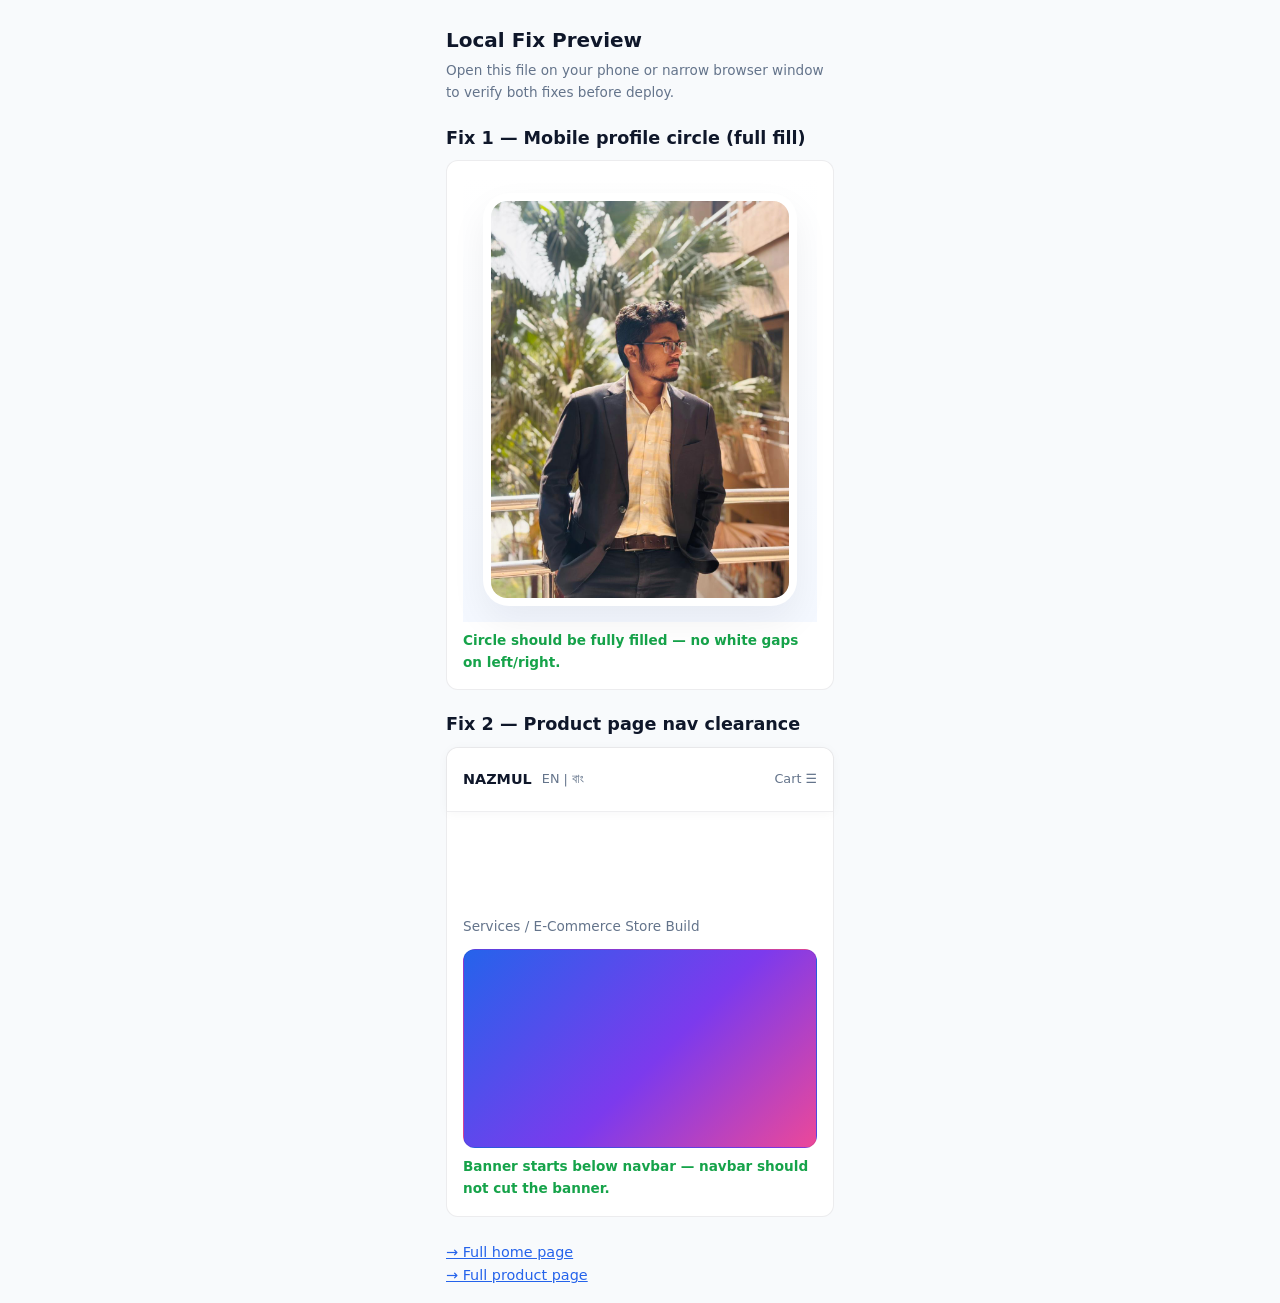
<file: demo-fixes.html>
<!DOCTYPE html>
<html lang="en">
<head>
  <meta charset="UTF-8" />
  <meta name="viewport" content="width=device-width, initial-scale=1.0" />
  <title>Layout Fix Preview — MD Nazmul Hasan</title>
  <link rel="stylesheet" href="styles.css?v=perf54" />
  <style>
    body { margin: 0; background: #f8fafc; font-family: system-ui, sans-serif; }
    .demo-wrap { max-width: 420px; margin: 0 auto; padding: 16px; }
    .demo-title { font-size: 1.1rem; font-weight: 700; margin: 20px 0 8px; color: #0f172a; }
    .demo-note { font-size: 0.85rem; color: #64748b; margin-bottom: 12px; }
    .demo-panel { background: #fff; border: 1px solid rgba(15,23,42,.08); border-radius: 12px; padding: 16px; margin-bottom: 20px; }
    .demo-nav-mock {
      position: sticky;
      top: 0;
      z-index: 100;
      height: 64px;
      display: flex;
      align-items: center;
      gap: 10px;
      padding: 0 16px;
      background: rgba(255,255,255,.92);
      border-bottom: 1px solid rgba(15,23,42,.07);
      box-shadow: 0 1px 12px rgba(15,23,42,.04);
      margin: -16px -16px 0;
      border-radius: 12px 12px 0 0;
    }
    .demo-nav-mock span { font-size: 0.8rem; color: #64748b; }
    .demo-nav-mock strong { font-size: 0.9rem; }
    .demo-service-content {
      padding-top: calc(64px + 40px);
      margin-top: 0;
    }
    .demo-banner {
      width: 100%;
      aspect-ratio: 16/9;
      border-radius: 12px;
      background: linear-gradient(135deg, #2563eb, #7c3aed 55%, #ec4899);
      border: 1px solid rgba(15,23,42,.07);
    }
    .demo-ok { color: #16a34a; font-weight: 600; font-size: 0.85rem; margin-top: 8px; }
    .demo-links { margin-top: 24px; font-size: 0.9rem; }
    .demo-links a { color: #2563eb; }
  </style>
</head>
<body>
  <div class="demo-wrap">
    <h1 style="font-size:1.25rem;margin:8px 0 4px;">Local Fix Preview</h1>
    <p class="demo-note">Open this file on your phone or narrow browser window to verify both fixes before deploy.</p>

    <p class="demo-title">Fix 1 — Mobile profile circle (full fill)</p>
    <div class="demo-panel">
      <section class="hero" style="padding:16px 0;background:linear-gradient(180deg,#fff,#f4f8ff);">
        <div class="container hero__layout" style="display:grid;grid-template-columns:1fr;gap:16px;">
          <div class="hero__media" style="order:-1;justify-content:center;margin:0 auto;">
            <div class="hero__card">
              <div class="hero__frame">
                <img class="hero__img" src="assets/source/profile-main.jpg?v=2" alt="Profile" />
              </div>
            </div>
          </div>
        </div>
      </section>
      <p class="demo-ok">Circle should be fully filled — no white gaps on left/right.</p>
    </div>

    <p class="demo-title">Fix 2 — Product page nav clearance</p>
    <div class="demo-panel" style="position:relative;min-height:280px;">
      <div class="demo-nav-mock">
        <strong>NAZMUL</strong>
        <span>EN | বাং</span>
        <span style="margin-left:auto;">Cart ☰</span>
      </div>
      <div class="demo-service-content">
        <p style="font-size:0.85rem;color:#64748b;margin-bottom:12px;">Services / E-Commerce Store Build</p>
        <div class="demo-banner"></div>
        <p class="demo-ok">Banner starts below navbar — navbar should not cut the banner.</p>
      </div>
    </div>

    <div class="demo-links">
      <p><a href="index.html">→ Full home page</a></p>
      <p><a href="service.html?slug=ecommerce-store-build">→ Full product page</a></p>
    </div>
  </div>
</body>
</html>
</file>
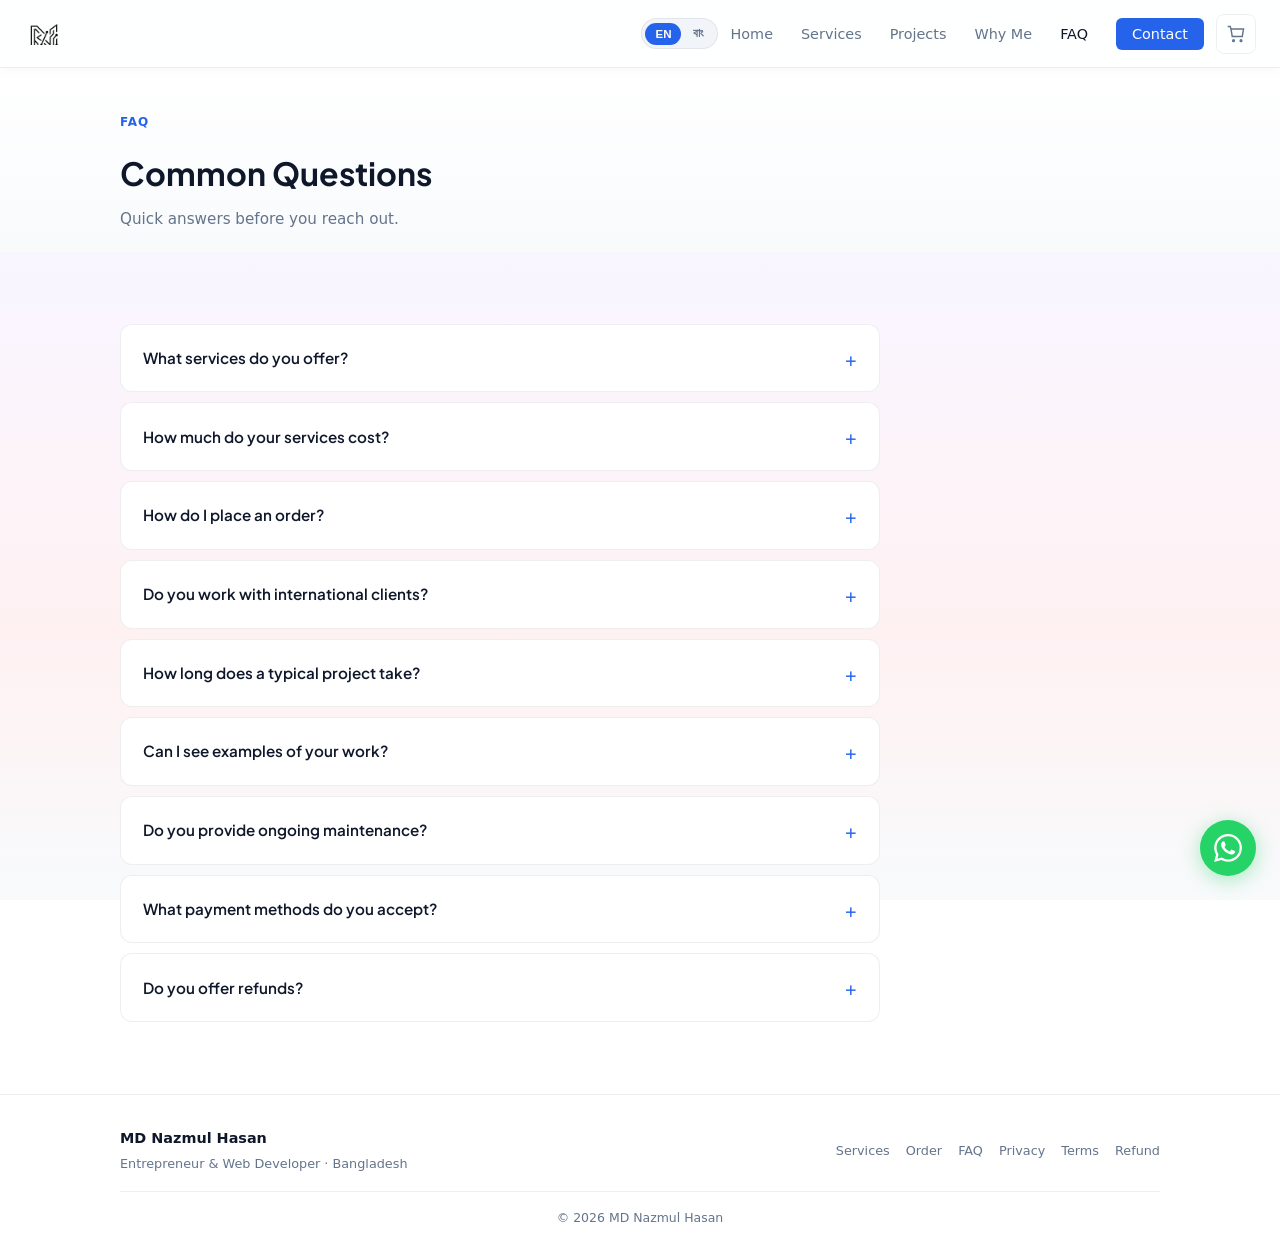
<file: faq.html>
<!DOCTYPE html>
<html lang="en">
<head>
  <meta charset="UTF-8" />
  <meta name="viewport" content="width=device-width, initial-scale=1.0" />
    <meta name="description" content="Frequently asked questions about hiring MD Nazmul Hasan for web dev, Google Ads & Meta Ads." />
  <meta property="og:title" content="FAQ — MD Nazmul Hasan" />
  <meta property="og:description" content="Frequently asked questions about hiring MD Nazmul Hasan for web dev, Google Ads & Meta Ads." />
  <meta property="og:image" content="https://portfolio-eight-red-48.vercel.app/assets/og-share.jpg" />
  <meta property="og:url" content="https://portfolio-eight-red-48.vercel.app/faq.html" />
  <meta property="og:type" content="website" />
  <meta property="og:site_name" content="MD Nazmul Hasan" />
  <meta property="og:image:width" content="1200" />
  <meta property="og:image:height" content="630" />
  <meta name="twitter:card" content="summary_large_image" />
  <meta name="twitter:title" content="FAQ — MD Nazmul Hasan" />
  <meta name="twitter:description" content="Frequently asked questions about hiring MD Nazmul Hasan for web dev, Google Ads & Meta Ads." />
  <meta name="twitter:image" content="https://portfolio-eight-red-48.vercel.app/assets/og-share.jpg" />
  <title>FAQ — MD Nazmul Hasan</title>
  <link rel="icon" type="image/png" href="assets/favicon.png" />
  <link rel="apple-touch-icon" href="assets/logo-icon.png" />
  <script src="js/social-meta.js" defer></script>
  <script src="js/perf.js" defer></script>
<link rel="stylesheet" href="styles.min.css?v=perf58" />
</head>
<body>
  <nav class="nav" id="site-nav"></nav>
  <main>
    <section class="page-hero page-hero--compact">
      <div class="container">
        <span class="tag">FAQ</span>
        <h1>Common Questions</h1>
        <p>Quick answers before you reach out.</p>
      </div>
    </section>
    <section class="section">
      <div class="container">
        <div class="faq-list reveal">
          <details class="faq-item">
            <summary>What services do you offer?</summary>
            <p>Web development (React, WordPress, PHP Laravel), SEO, website speed, US business setup (LLC, EIN, ITIN, Mercury, Payoneer), payment gateways, e-commerce stores, digital marketing, AI automation, AI video, Amazon PPC &amp; SEO, and more — <strong><span data-service-count>31</span> services</strong> total. <a href="services.html">View all services →</a></p>
          </details>
          <details class="faq-item">
            <summary>How much do your services cost?</summary>
            <p>Fixed starting prices from $99 to $399. Each service page shows the exact starting price. Add services to cart and send via WhatsApp for a custom quote based on your scope.</p>
          </details>
          <details class="faq-item">
            <summary>How do I place an order?</summary>
            <p>Browse <a href="services.html">Services</a>, click "Add to Cart" or "View Details", then go to <a href="order.html">Your Order</a> and send via WhatsApp. Or message directly at <a href="https://wa.me/8801969827902">+880 1969-827902</a>.</p>
          </details>
          <details class="faq-item">
            <summary>Do you work with international clients?</summary>
            <p>Yes. I work with clients worldwide. I own a Wyoming LLC and run stores in both the US and Bangladesh, so I understand global e-commerce requirements.</p>
          </details>
          <details class="faq-item">
            <summary>How long does a typical project take?</summary>
            <p>SEO: 3–5 days. Speed fix: 2–4 days. Full store: 1–3 weeks. US LLC: within 72 hours. Meta Ads setup: 5–7 days. Exact timeline provided before starting.</p>
          </details>
          <details class="faq-item">
            <summary>Can I see examples of your work?</summary>
            <p>Yes — all stores on my <a href="projects.html">Projects</a> page are live and built by me: zuomio.com, mediacube.store, arafatllc.shop, bubu-dudu.store, and more.</p>
          </details>
          <details class="faq-item">
            <summary>Do you provide ongoing maintenance?</summary>
            <p>Yes. I maintain every store I build — product updates, orders, bug fixes, and performance monitoring. Maintenance packages available after delivery.</p>
          </details>
          <details class="faq-item">
            <summary>What payment methods do you accept?</summary>
            <p>bKash, Nagad, Rocket, Upay, and bank transfer (Bangladesh). Standard terms: <strong>30% advance</strong> before work starts, <strong>70% after completion</strong>. All prices shown in ৳ (BDT). Confirmed via WhatsApp before any work begins.</p>
          </details>
          <details class="faq-item">
            <summary>Do you offer refunds?</summary>
            <p>See our <a href="refund.html">Refund Policy</a>. If work hasn't started, full refund. Partial refunds considered if deliverables don't match agreed scope.</p>
          </details>
        </div>
      </div>
    </section>
  </main>
  <footer class="footer" id="site-footer"></footer>
  <script src="js/i18n.js" defer></script>
  <script src="js/cart.js" defer></script>
<script src="js/common.js" defer></script>
  <script>document.addEventListener('DOMContentLoaded', () => { renderNav('faq'); renderFooter(); });</script>
</body>
</html>
</file>
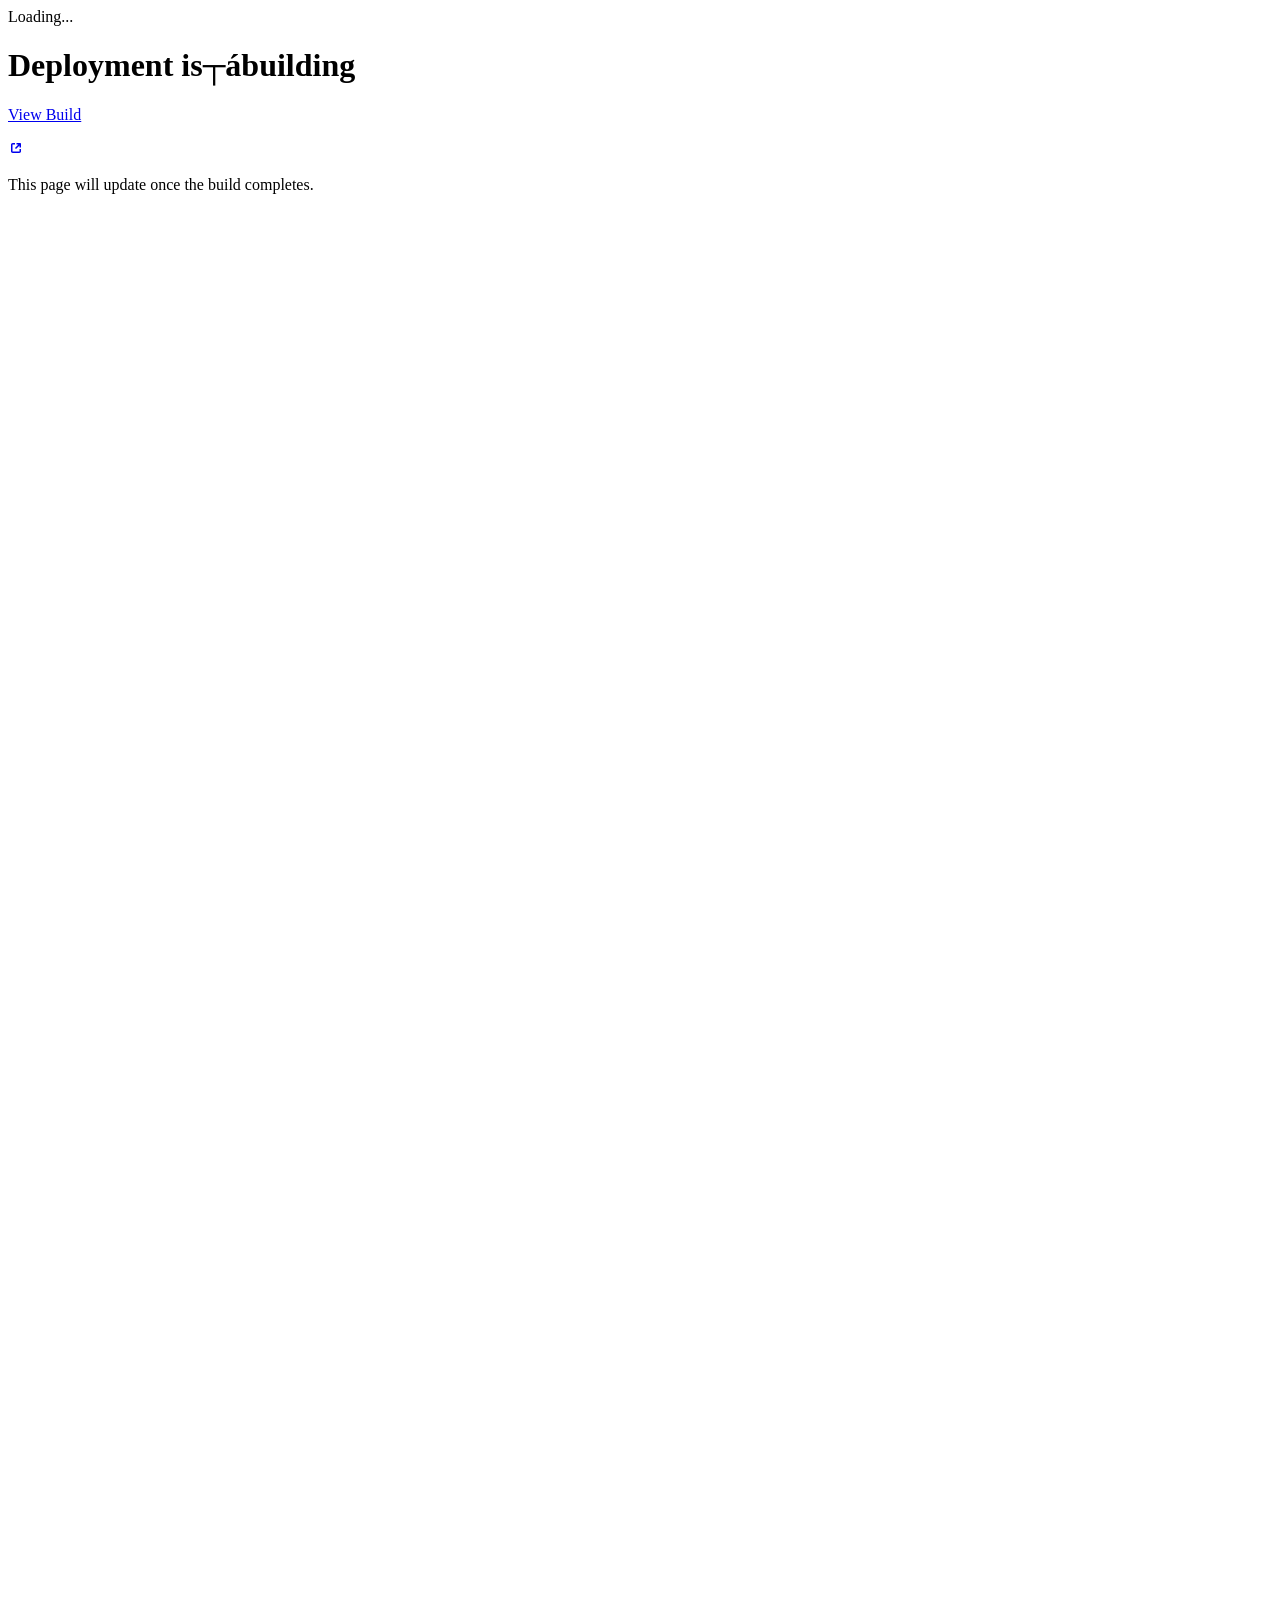
<file: live-services-new.html>
﻿<!DOCTYPE html><html class="geist_mono_98cac566-module__bcNCwW__className geist_1620151b-module__2VSEvG__className geist_mono_98cac566-module__bcNCwW__variable geist_1620151b-module__2VSEvG__variable overflow-hidden antialiased bg-background-100" lang="en"><head><meta charSet="utf-8"/><meta name="viewport" content="width=device-width, initial-scale=1"/><link rel="stylesheet" href="https://instant-preview-site.vercel.app/_next/static/immutable/chunks/035-7f8spz150.css" data-precedence="next"/><link rel="stylesheet" href="https://instant-preview-site.vercel.app/_next/static/immutable/chunks/0g752-jnqdfsg.css" data-precedence="next"/><link rel="stylesheet" href="https://instant-preview-site.vercel.app/_next/static/immutable/chunks/2vswdguc8nn24.css" data-precedence="next"/><link rel="preload" as="script" fetchPriority="low" href="https://instant-preview-site.vercel.app/_next/static/immutable/chunks/30gcen29n489j.js"/><script src="https://instant-preview-site.vercel.app/_next/static/immutable/chunks/2dy_b54tjbk_9.js" async=""></script><script src="https://instant-preview-site.vercel.app/_next/static/immutable/chunks/0e3ozei_r61ae.js" async=""></script><script src="https://instant-preview-site.vercel.app/_next/static/immutable/chunks/2gblvs1tlvc0r.js" async=""></script><script src="https://instant-preview-site.vercel.app/_next/static/immutable/chunks/turbopack-2257jxo3z7gk6.js" async=""></script><script src="https://instant-preview-site.vercel.app/_next/static/immutable/chunks/2s4vq0qgska78.js" async="" crossorigin=""></script><script src="https://instant-preview-site.vercel.app/_next/static/immutable/chunks/3dkrtrp7mxskp.js" async="" crossorigin=""></script><script src="https://instant-preview-site.vercel.app/_next/static/immutable/chunks/2mhrbuvwqksdq.js" async="" crossorigin=""></script><script src="https://instant-preview-site.vercel.app/_next/static/immutable/chunks/2-v8lud35stoq.js" async="" crossorigin=""></script><title>Deployment is building</title><link href="https://assets.vercel.com/image/upload/q_auto/front/favicon/vercel/building.ico" rel="icon shortcut" type="image/x-icon"/><script src="https://instant-preview-site.vercel.app/_next/static/immutable/chunks/0c0hxoamwjsbw.js" noModule=""></script></head><body><div hidden=""><!--$--><!--/$--></div><script id="theme-script">((Re,U,M,j,K,ee,he,we)=>{let se=document.documentElement,Ce=["light","dark"];function Je(Z){var ve;(Array.isArray(Re)?Re:[Re]).forEach(de=>{let $e=de==="class",bt=$e&&ee?K.map(wt=>ee[wt]||wt):K;$e?(se.classList.remove(...bt),se.classList.add(ee?.[Z]?ee[Z]:Z)):se.setAttribute(de,Z)}),ve=Z,we&&Ce.includes(ve)&&(se.style.colorScheme=ve)}if(j)Je(j);else try{let Z=localStorage.getItem(U)||M,ve=he&&Z==="system"?window.matchMedia("(prefers-color-scheme: dark)").matches?"dark":"light":Z;Je(ve)}catch{}})("class","geist-theme","system",null,["light","dark"],{"light":"light-theme","dark":"dark-theme"},true,true)</script><!--$--><!--/$--><head></head><div class="index-module__g3_XOa__container"><main class="flex flex-col items-center justify-start gap-4 flex-initial index-module__g3_XOa__main"><div class="flex flex-col items-center justify-center gap-4 flex-initial"><div role="status" aria-label="Loading" data-testid="geistcn/spinner" class="text-gray-700 relative inline-block aspect-square transform-gpu size-5 index-module__g3_XOa__spinner" aria-hidden="false" data-fade-out="false"><div aria-hidden="true" class="absolute top-1/2 left-1/2 origin-center -translate-x-1/2 -translate-y-1/2 rounded-full bg-current text-current will-change-transform h-[2px] w-[5px]" style="--animation-delay:-1100ms;--animation-duration:1200ms;animation:spinner-opacity var(--animation-duration, 1.2s) linear infinite;animation-delay:var(--animation-delay, 0);transform:rotate(0deg) translate(146%)"></div><div aria-hidden="true" class="absolute top-1/2 left-1/2 origin-center -translate-x-1/2 -translate-y-1/2 rounded-full bg-current text-current will-change-transform h-[2px] w-[5px]" style="--animation-delay:-1000ms;--animation-duration:1200ms;animation:spinner-opacity var(--animation-duration, 1.2s) linear infinite;animation-delay:var(--animation-delay, 0);transform:rotate(30deg) translate(146%)"></div><div aria-hidden="true" class="absolute top-1/2 left-1/2 origin-center -translate-x-1/2 -translate-y-1/2 rounded-full bg-current text-current will-change-transform h-[2px] w-[5px]" style="--animation-delay:-900ms;--animation-duration:1200ms;animation:spinner-opacity var(--animation-duration, 1.2s) linear infinite;animation-delay:var(--animation-delay, 0);transform:rotate(60deg) translate(146%)"></div><div aria-hidden="true" class="absolute top-1/2 left-1/2 origin-center -translate-x-1/2 -translate-y-1/2 rounded-full bg-current text-current will-change-transform h-[2px] w-[5px]" style="--animation-delay:-800ms;--animation-duration:1200ms;animation:spinner-opacity var(--animation-duration, 1.2s) linear infinite;animation-delay:var(--animation-delay, 0);transform:rotate(90deg) translate(146%)"></div><div aria-hidden="true" class="absolute top-1/2 left-1/2 origin-center -translate-x-1/2 -translate-y-1/2 rounded-full bg-current text-current will-change-transform h-[2px] w-[5px]" style="--animation-delay:-700ms;--animation-duration:1200ms;animation:spinner-opacity var(--animation-duration, 1.2s) linear infinite;animation-delay:var(--animation-delay, 0);transform:rotate(120deg) translate(146%)"></div><div aria-hidden="true" class="absolute top-1/2 left-1/2 origin-center -translate-x-1/2 -translate-y-1/2 rounded-full bg-current text-current will-change-transform h-[2px] w-[5px]" style="--animation-delay:-600ms;--animation-duration:1200ms;animation:spinner-opacity var(--animation-duration, 1.2s) linear infinite;animation-delay:var(--animation-delay, 0);transform:rotate(150deg) translate(146%)"></div><div aria-hidden="true" class="absolute top-1/2 left-1/2 origin-center -translate-x-1/2 -translate-y-1/2 rounded-full bg-current text-current will-change-transform h-[2px] w-[5px]" style="--animation-delay:-500ms;--animation-duration:1200ms;animation:spinner-opacity var(--animation-duration, 1.2s) linear infinite;animation-delay:var(--animation-delay, 0);transform:rotate(180deg) translate(146%)"></div><div aria-hidden="true" class="absolute top-1/2 left-1/2 origin-center -translate-x-1/2 -translate-y-1/2 rounded-full bg-current text-current will-change-transform h-[2px] w-[5px]" style="--animation-delay:-400ms;--animation-duration:1200ms;animation:spinner-opacity var(--animation-duration, 1.2s) linear infinite;animation-delay:var(--animation-delay, 0);transform:rotate(210deg) translate(146%)"></div><div aria-hidden="true" class="absolute top-1/2 left-1/2 origin-center -translate-x-1/2 -translate-y-1/2 rounded-full bg-current text-current will-change-transform h-[2px] w-[5px]" style="--animation-delay:-300ms;--animation-duration:1200ms;animation:spinner-opacity var(--animation-duration, 1.2s) linear infinite;animation-delay:var(--animation-delay, 0);transform:rotate(240deg) translate(146%)"></div><div aria-hidden="true" class="absolute top-1/2 left-1/2 origin-center -translate-x-1/2 -translate-y-1/2 rounded-full bg-current text-current will-change-transform h-[2px] w-[5px]" style="--animation-delay:-200ms;--animation-duration:1200ms;animation:spinner-opacity var(--animation-duration, 1.2s) linear infinite;animation-delay:var(--animation-delay, 0);transform:rotate(270deg) translate(146%)"></div><div aria-hidden="true" class="absolute top-1/2 left-1/2 origin-center -translate-x-1/2 -translate-y-1/2 rounded-full bg-current text-current will-change-transform h-[2px] w-[5px]" style="--animation-delay:-100ms;--animation-duration:1200ms;animation:spinner-opacity var(--animation-duration, 1.2s) linear infinite;animation-delay:var(--animation-delay, 0);transform:rotate(300deg) translate(146%)"></div><div aria-hidden="true" class="absolute top-1/2 left-1/2 origin-center -translate-x-1/2 -translate-y-1/2 rounded-full bg-current text-current will-change-transform h-[2px] w-[5px]" style="--animation-delay:0ms;--animation-duration:1200ms;animation:spinner-opacity var(--animation-duration, 1.2s) linear infinite;animation-delay:var(--animation-delay, 0);transform:rotate(330deg) translate(146%)"></div><span class="sr-only">Loading...</span></div><h1 aria-label="Deployment is building" class="text-heading-24 index-module__g3_XOa__title"><span>Deployment is</span>┬á<span class="index-module__g3_XOa__stack"><span><span class="index-module__g3_XOa__letter" data-direction="exit" data-animate="false" style="animation-delay:0.12s">b</span><span class="index-module__g3_XOa__letter" data-direction="exit" data-animate="false" style="animation-delay:0.135s">u</span><span class="index-module__g3_XOa__letter" data-direction="exit" data-animate="false" style="animation-delay:0.15s">i</span><span class="index-module__g3_XOa__letter" data-direction="exit" data-animate="false" style="animation-delay:0.16499999999999998s">l</span><span class="index-module__g3_XOa__letter" data-direction="exit" data-animate="false" style="animation-delay:0.18s">d</span><span class="index-module__g3_XOa__letter" data-direction="exit" data-animate="false" style="animation-delay:0.195s">i</span><span class="index-module__g3_XOa__letter" data-direction="exit" data-animate="false" style="animation-delay:0.21s">n</span><span class="index-module__g3_XOa__letter" data-direction="exit" data-animate="false" style="animation-delay:0.22499999999999998s">g</span></span></span></h1></div><a role="link" href="https://vercel.com/deployments/portfolio-jvddo4gaq-nazmul213.vercel.app?redirect=1" target="_blank" type="submit" rel="noopener" tabindex="0" data-react-aria-pressable="true" aria-hidden="false" data-fade-out="false" class="outline-none m-0 p-0 border-0 align-baseline no-underline group/trigger relative cursor-pointer select-none transform translate-z-0 flex text-[var(--themed-fg,_var(--ds-background-100))] bg-[var(--themed-bg,_var(--ds-gray-1000))] font-medium !px-(--geist-gap-half) max-w-full items-center justify-center transition-[border-color, background,color,transform,box-shadow] duration-[time:150ms] ease-in-out [&amp;_svg]:shrink-0 disabled:cursor-not-allowed aria-disabled:cursor-not-allowed disabled:text-[var(--ds-gray-700)] disabled:bg-[var(--ds-gray-100)] aria-disabled:text-[var(--ds-gray-700)] aria-disabled:bg-[var(--ds-gray-100)] disabled:![--themed-border:_var(--ds-gray-400)] [--x-padding:6px] [--height:32px] !rounded-full [--themed-bg:_var(--ds-background-100)] shadow-[0_0_0_1px_var(--themed-border,_transparent)] [--themed-hover-bg:_var(--ds-gray-alpha-200)] [--themed-fg:_var(--ds-gray-1000)] [--themed-border:_var(--ds-gray-400)] shadow-[var(--ds-shadow-border-small)] data-[focus]:transition-none data-[focus]:shadow-[var(--ds-focus-ring)] text-(length:--geist-form-small-font) [--spinner-size:16px] h-[var(--height)] data-hover:bg-[var(--ds-gray-100)] dark-theme:data-hover:bg-[var(--ds-gray-200)] data-hover:text-[var(--themed-fg)] data-hover:disabled:bg-[var(--ds-gray-100)] index-module__g3_XOa__buildStatusLink !pl-1.5 !pr-2.5" data-geist-button="" data-prefix="true" data-suffix="true" data-version="v1" style="--geist-icon-size:16px"><span class="mr-0.5 min-w-5 shrink-0 flex items-center justify-center"><div class="index-module__RzSyvq__dot index-module__RzSyvq__building"></div></span><span class="truncate inline-block px-1.5"><p>View Build</p></span><span class="shrink-0 mr-0.5 flex items-center justify-center"><svg viewBox="0 0 16 16" height="16" width="16" data-slot="geist-icon" style="color:var(--ds-gray-900)"><path fill="currentColor" fill-rule="evenodd" d="M11.5 9.75v1.5q-.02.23-.25.25h-6.5a.25.25 0 0 1-.25-.25v-6.5c0-.14.11-.25.25-.25H7V3H4.75C3.78 3 3 3.78 3 4.75v6.5c0 .97.78 1.75 1.75 1.75h6.5c.97 0 1.75-.78 1.75-1.75V9h-1.5zM8.5 3h3.75c.41 0 .75.34.75.75V7.5h-1.5V5.56L8.53 8.53 8 9.06 6.94 8l.53-.53 2.97-2.97H8.5z" clip-rule="evenodd"></path></svg></span></a></main><footer class="index-module__g3_XOa__footer" data-fade-out="false" aria-hidden="false"><p class="text-[14px] leading-[20px] font-medium text-gray-900">This page will update once the build completes.</p></footer></div><!--$--><!--/$--><!--$--><!--/$--><script src="https://instant-preview-site.vercel.app/_next/static/immutable/chunks/30gcen29n489j.js" id="_R_" async=""></script><script>(self.__next_f=self.__next_f||[]).push([0])</script><script>self.__next_f.push([1,"1:\"$Sreact.fragment\"\n2:I[77183,[\"https://instant-preview-site.vercel.app/_next/static/immutable/chunks/2s4vq0qgska78.js\",\"https://instant-preview-site.vercel.app/_next/static/immutable/chunks/3dkrtrp7mxskp.js\",\"https://instant-preview-site.vercel.app/_next/static/immutable/chunks/2mhrbuvwqksdq.js\"],\"GeistProvider\"]\n3:I[51623,[\"https://instant-preview-site.vercel.app/_next/static/immutable/chunks/2s4vq0qgska78.js\",\"https://instant-preview-site.vercel.app/_next/static/immutable/chunks/3dkrtrp7mxskp.js\",\"https://instant-preview-site.vercel.app/_next/static/immutable/chunks/2mhrbuvwqksdq.js\"],\"default\"]\n4:I[91794,[\"https://instant-preview-site.vercel.app/_next/static/immutable/chunks/2s4vq0qgska78.js\",\"https://instant-preview-site.vercel.app/_next/static/immutable/chunks/3dkrtrp7mxskp.js\",\"https://instant-preview-site.vercel.app/_next/static/immutable/chunks/2mhrbuvwqksdq.js\"],\"default\"]\n5:I[89392,[\"https://instant-preview-site.vercel.app/_next/static/immutable/chunks/2s4vq0qgska78.js\",\"https://instant-preview-site.vercel.app/_next/static/immutable/chunks/3dkrtrp7mxskp.js\",\"https://instant-preview-site.vercel.app/_next/static/immutable/chunks/2mhrbuvwqksdq.js\"],\"Analytics\"]\n7:I[12766,[\"https://instant-preview-site.vercel.app/_next/static/immutable/chunks/2s4vq0qgska78.js\",\"https://instant-preview-site.vercel.app/_next/static/immutable/chunks/3dkrtrp7mxskp.js\",\"https://instant-preview-site.vercel.app/_next/static/immutable/chunks/2mhrbuvwqksdq.js\"],\"OutletBoundary\"]\n8:\"$Sreact.suspense\"\nb:I[12766,[\"https://instant-preview-site.vercel.app/_next/static/immutable/chunks/2s4vq0qgska78.js\",\"https://instant-preview-site.vercel.app/_next/static/immutable/chunks/3dkrtrp7mxskp.js\",\"https://instant-preview-site.vercel.app/_next/static/immutable/chunks/2mhrbuvwqksdq.js\"],\"ViewportBoundary\"]\nd:I[12766,[\"https://instant-preview-site.vercel.app/_next/static/immutable/chunks/2s4vq0qgska78.js\",\"https://instant-preview-site.vercel.app/_next/static/immutable/chunks/3dkrtrp7mxskp.js\",\"https://instant-preview-site.vercel.app/_next/static/immutable/chunks/2mhrbuvwqksdq.js\"],\"MetadataBoundary\"]\nf:I[28897,[\"https://instant-preview-site.vercel.app/_next/static/immutable/chunks/2s4vq0qgska78.js\",\"https://instant-preview-site.vercel.app/_next/static/immutable/chunks/3dkrtrp7mxskp.js\",\"https://instant-preview-site.vercel.app/_next/static/immutable/chunks/2mhrbuvwqksdq.js\"],\"default\",1]\n10:I[12054,[\"https://instant-preview-site.vercel.app/_next/static/immutable/chunks/2s4vq0qgska78.js\",\"https://instant-preview-site.vercel.app/_next/static/immutable/chunks/3dkrtrp7mxskp.js\",\"https://instant-preview-site.vercel.app/_next/static/immutable/chunks/2mhrbuvwqksdq.js\",\"https://instant-preview-site.vercel.app/_next/static/immutable/chunks/2-v8lud35stoq.js\"],\"IndexPageInner\"]\n:HL[\"https://instant-preview-site.vercel.app/_next/static/immutable/chunks/035-7f8spz150.css\",\"style\"]\n:HL[\"https://instant-preview-site.vercel.app/_next/static/immutable/chunks/0g752-jnqdfsg.css\",\"style\"]\n:HL[\"https://instant-preview-site.vercel.app/_next/static/immutable/media/797e433ab948586e.p.1v5bejj26fx9h.woff2\",\"font\",{\"crossOrigin\":\"\",\"type\":\"font/woff2\"}]\n:HL[\"https://instant-preview-site.vercel.app/_next/static/immutable/media/caa3a2e1cccd8315.p.0zr6hhvz-h9nw.woff2\",\"font\",{\"crossOrigin\":\"\",\"type\":\"font/woff2\"}]\n:HL[\"https://instant-preview-site.vercel.app/_next/static/immutable/chunks/2vswdguc8nn24.css\",\"style\"]\na:X\n0:{\"P\":null,\"c\":[\"\",\"services.html?slug=services.html\"],\"q\":\"?slug=services.html\",\"i\":false,\"f\":[[[\"\",{\"children\":[[\"slug\",\"services.html\",\"oc\",[\"demo\"]],{\"children\":[\"__PAGE__?{\\\"slug\\\":\\\"services.html\\\"}\",{},\"$undefined\",\"$undefined\",4096]},\"$undefined\",\"$undefined\",4096]},\"$undefined\",\"$undefined\",4112],[[\"$\",\"$1\",\"c\",{\"children\":[[[\"$\",\"link\",\"0\",{\"rel\":\"stylesheet\",\"href\":\"https://instant-preview-site.vercel.app/_next/static/immutable/chunks/035-7f8spz150.css\",\"precedence\":\"next\",\"crossOrigin\":\"$undefined\",\"nonce\":\"$undefined\"}],[\"$\",\"link\",\"1\",{\"rel\":\"stylesheet\",\"href\":\"https://instant-preview-site.vercel.app/_next/static/immutable/chunks/0g752-jnqdfsg.css\",\"pre"])</script><script>self.__next_f.push([1,"cedence\":\"next\",\"crossOrigin\":\"$undefined\",\"nonce\":\"$undefined\"}],[\"$\",\"script\",\"script-0\",{\"src\":\"https://instant-preview-site.vercel.app/_next/static/immutable/chunks/2s4vq0qgska78.js\",\"async\":true,\"nonce\":\"$undefined\"}],[\"$\",\"script\",\"script-1\",{\"src\":\"https://instant-preview-site.vercel.app/_next/static/immutable/chunks/3dkrtrp7mxskp.js\",\"async\":true,\"nonce\":\"$undefined\"}],[\"$\",\"script\",\"script-2\",{\"src\":\"https://instant-preview-site.vercel.app/_next/static/immutable/chunks/2mhrbuvwqksdq.js\",\"async\":true,\"nonce\":\"$undefined\"}]],[\"$\",\"html\",null,{\"className\":\"geist_mono_98cac566-module__bcNCwW__className geist_1620151b-module__2VSEvG__className geist_mono_98cac566-module__bcNCwW__variable geist_1620151b-module__2VSEvG__variable overflow-hidden antialiased bg-background-100\",\"lang\":\"en\",\"suppressHydrationWarning\":true,\"children\":[\"$\",\"body\",null,{\"children\":[[\"$\",\"$L2\",null,{\"children\":[\"$\",\"$L3\",null,{\"parallelRouterKey\":\"children\",\"error\":\"$undefined\",\"errorStyles\":\"$undefined\",\"errorScripts\":\"$undefined\",\"template\":[\"$\",\"$L4\",null,{}],\"templateStyles\":\"$undefined\",\"templateScripts\":\"$undefined\",\"notFound\":[[[\"$\",\"title\",null,{\"children\":\"404: This page could not be found.\"}],[\"$\",\"div\",null,{\"style\":{\"fontFamily\":\"system-ui,\\\"Segoe UI\\\",Roboto,Helvetica,Arial,sans-serif,\\\"Apple Color Emoji\\\",\\\"Segoe UI Emoji\\\"\",\"height\":\"100vh\",\"textAlign\":\"center\",\"display\":\"flex\",\"flexDirection\":\"column\",\"alignItems\":\"center\",\"justifyContent\":\"center\"},\"children\":[\"$\",\"div\",null,{\"children\":[[\"$\",\"style\",null,{\"dangerouslySetInnerHTML\":{\"__html\":\"body{color:#000;background:#fff;margin:0}.next-error-h1{border-right:1px solid rgba(0,0,0,.3)}@media (prefers-color-scheme:dark){body{color:#fff;background:#000}.next-error-h1{border-right:1px solid rgba(255,255,255,.3)}}\"}}],[\"$\",\"h1\",null,{\"className\":\"next-error-h1\",\"style\":{\"display\":\"inline-block\",\"margin\":\"0 20px 0 0\",\"padding\":\"0 23px 0 0\",\"fontSize\":24,\"fontWeight\":500,\"verticalAlign\":\"top\",\"lineHeight\":\"49px\"},\"children\":404}],[\"$\",\"div\",null,{\"style\":{\"display\":\"inline-block\"},\"children\":[\"$\",\"h2\",null,{\"style\":{\"fontSize\":14,\"fontWeight\":400,\"lineHeight\":\"49px\",\"margin\":0},\"children\":\"This page could not be found.\"}]}]]}]}]],[]],\"forbidden\":\"$undefined\",\"unauthorized\":\"$undefined\"}]}],[\"$\",\"$L5\",null,{}]]}]}]]}],{\"children\":[[\"$\",\"$1\",\"c\",{\"children\":[null,[\"$\",\"$L3\",null,{\"parallelRouterKey\":\"children\",\"error\":\"$undefined\",\"errorStyles\":\"$undefined\",\"errorScripts\":\"$undefined\",\"template\":[\"$\",\"$L4\",null,{}],\"templateStyles\":\"$undefined\",\"templateScripts\":\"$undefined\",\"notFound\":\"$undefined\",\"forbidden\":\"$undefined\",\"unauthorized\":\"$undefined\"}]]}],{\"children\":[[\"$\",\"$1\",\"c\",{\"children\":[\"$L6\",[[\"$\",\"link\",\"0\",{\"rel\":\"stylesheet\",\"href\":\"https://instant-preview-site.vercel.app/_next/static/immutable/chunks/2vswdguc8nn24.css\",\"precedence\":\"next\",\"crossOrigin\":\"$undefined\",\"nonce\":\"$undefined\"}],[\"$\",\"script\",\"script-0\",{\"src\":\"https://instant-preview-site.vercel.app/_next/static/immutable/chunks/2-v8lud35stoq.js\",\"async\":true,\"nonce\":\"$undefined\"}]],[\"$\",\"$L7\",null,{\"children\":[\"$\",\"$8\",null,{\"name\":\"Next.MetadataOutlet\",\"children\":\"$@9\"}]}]]}],{},null,false,null]},null,false,\"$a\"]},null,false,null],[\"$\",\"$1\",\"h\",{\"children\":[null,[\"$\",\"$Lb\",null,{\"children\":\"$Lc\"}],[\"$\",\"div\",null,{\"hidden\":true,\"children\":[\"$\",\"$Ld\",null,{\"children\":[\"$\",\"$8\",null,{\"name\":\"Next.Metadata\",\"children\":\"$Le\"}]}]}],null]}],false]],\"m\":\"$undefined\",\"G\":[\"$f\",[[\"$\",\"link\",\"0\",{\"rel\":\"stylesheet\",\"href\":\"https://instant-preview-site.vercel.app/_next/static/immutable/chunks/035-7f8spz150.css\",\"precedence\":\"next\",\"crossOrigin\":\"$undefined\",\"nonce\":\"$undefined\"}],[\"$\",\"link\",\"1\",{\"rel\":\"stylesheet\",\"href\":\"https://instant-preview-site.vercel.app/_next/static/immutable/chunks/0g752-jnqdfsg.css\",\"precedence\":\"next\",\"crossOrigin\":\"$undefined\",\"nonce\":\"$undefined\"}]]],\"S\":false,\"h\":null,\"r\":\"$undefined\",\"s\":\"$undefined\",\"a\":\"$undefined\",\"l\":\"$undefined\",\"p\":\"$undefined\",\"d\":\"$undefined\",\"b\":\"Z1OD5-AcZOi-wjN1PtN9I\"}\na:C\n6:[\"$\",\"$L10\",null,{\"deploymentId\":\"dpl_Fbd53rNvLNzp1SZ6nZXeciLpMUFJ\",\"hostname\":\"portfoli"])</script><script>self.__next_f.push([1,"o-jvddo4gaq-nazmul213.vercel.app\",\"initialReadyState\":\"BUILDING\"}]\nc:[[\"$\",\"meta\",\"0\",{\"charSet\":\"utf-8\"}],[\"$\",\"meta\",\"1\",{\"name\":\"viewport\",\"content\":\"width=device-width, initial-scale=1\"}]]\n9:null\ne:[]\n"])</script></body></html>
</file>
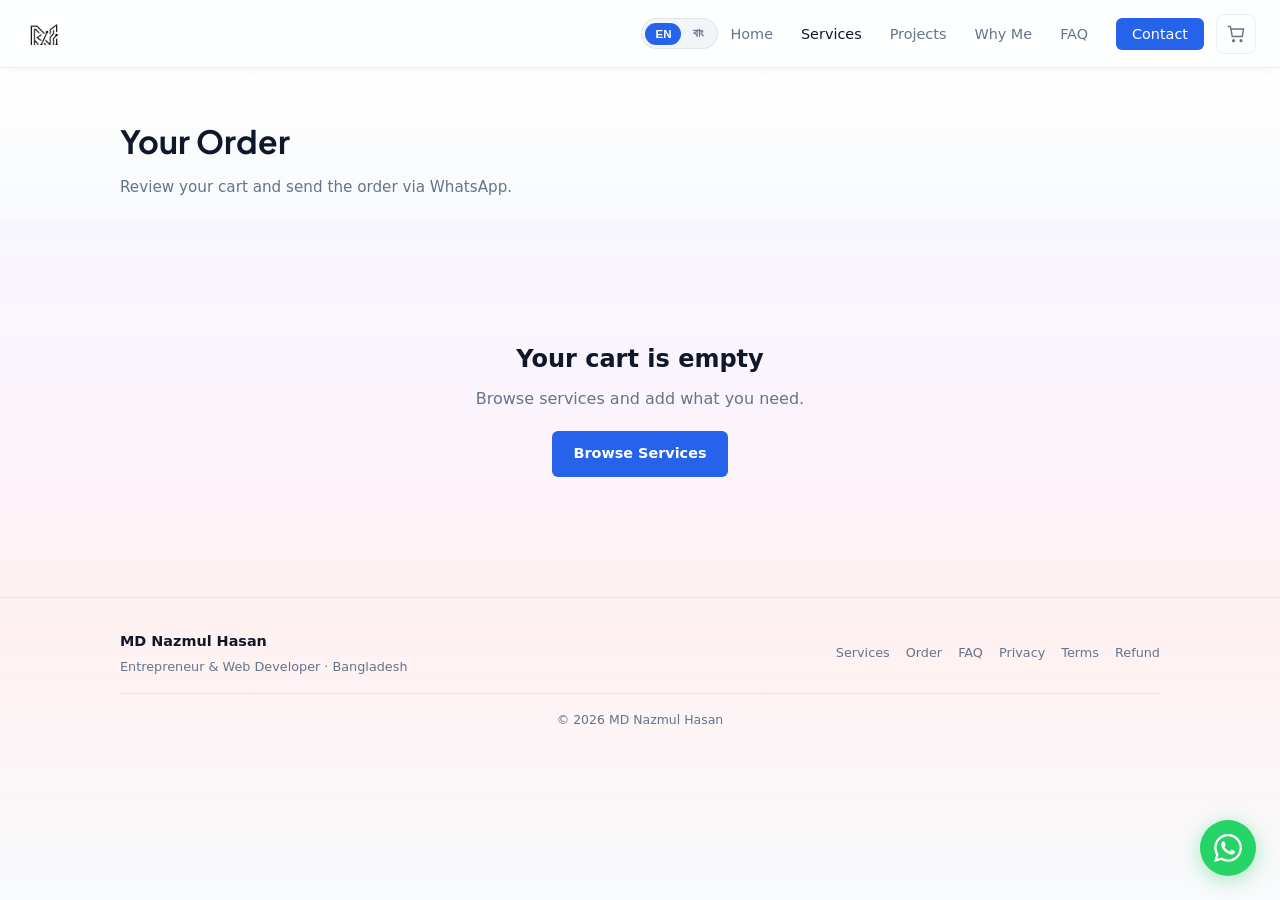
<file: order.html>
<!DOCTYPE html>
<html lang="en">
<head>
  <meta charset="UTF-8" />
  <meta name="viewport" content="width=device-width, initial-scale=1.0" />
    <meta name="description" content="Complete your service order with MD Nazmul Hasan." />
  <meta property="og:title" content="Your Order — MD Nazmul Hasan" />
  <meta property="og:description" content="Complete your service order with MD Nazmul Hasan." />
  <meta property="og:image" content="https://portfolio-eight-red-48.vercel.app/assets/og-share.jpg" />
  <meta property="og:url" content="https://portfolio-eight-red-48.vercel.app/order.html" />
  <meta property="og:type" content="website" />
  <meta property="og:site_name" content="MD Nazmul Hasan" />
  <meta property="og:image:width" content="1200" />
  <meta property="og:image:height" content="630" />
  <meta name="twitter:card" content="summary_large_image" />
  <meta name="twitter:title" content="Your Order — MD Nazmul Hasan" />
  <meta name="twitter:description" content="Complete your service order with MD Nazmul Hasan." />
  <meta name="twitter:image" content="https://portfolio-eight-red-48.vercel.app/assets/og-share.jpg" />
  <title>Your Order — MD Nazmul Hasan</title>
  <link rel="icon" type="image/png" href="assets/favicon.png" />
  <link rel="apple-touch-icon" href="assets/logo-icon.png" />
  <script src="js/social-meta.js" defer></script>
  <script src="js/perf.js" defer></script>
<link rel="stylesheet" href="styles.min.css?v=perf58" />
</head>
<body>
  <nav class="nav" id="site-nav"></nav>
  <main>
    <section class="page-hero page-hero--compact">
      <div class="container">
        <h1>Your Order</h1>
        <p>Review your cart and send the order via WhatsApp.</p>
      </div>
    </section>
    <section class="section">
      <div class="container" id="orderContent"></div>
    </section>
  </main>
  <footer class="footer" id="site-footer"></footer>
  <script src="js/services-data.js" defer></script>
  <script src="js/i18n.js" defer></script>
  <script src="js/cart.js" defer></script>
  <script src="js/common.js" defer></script>
  <script src="js/order-page.js" defer></script>
</body>
</html>
</file>
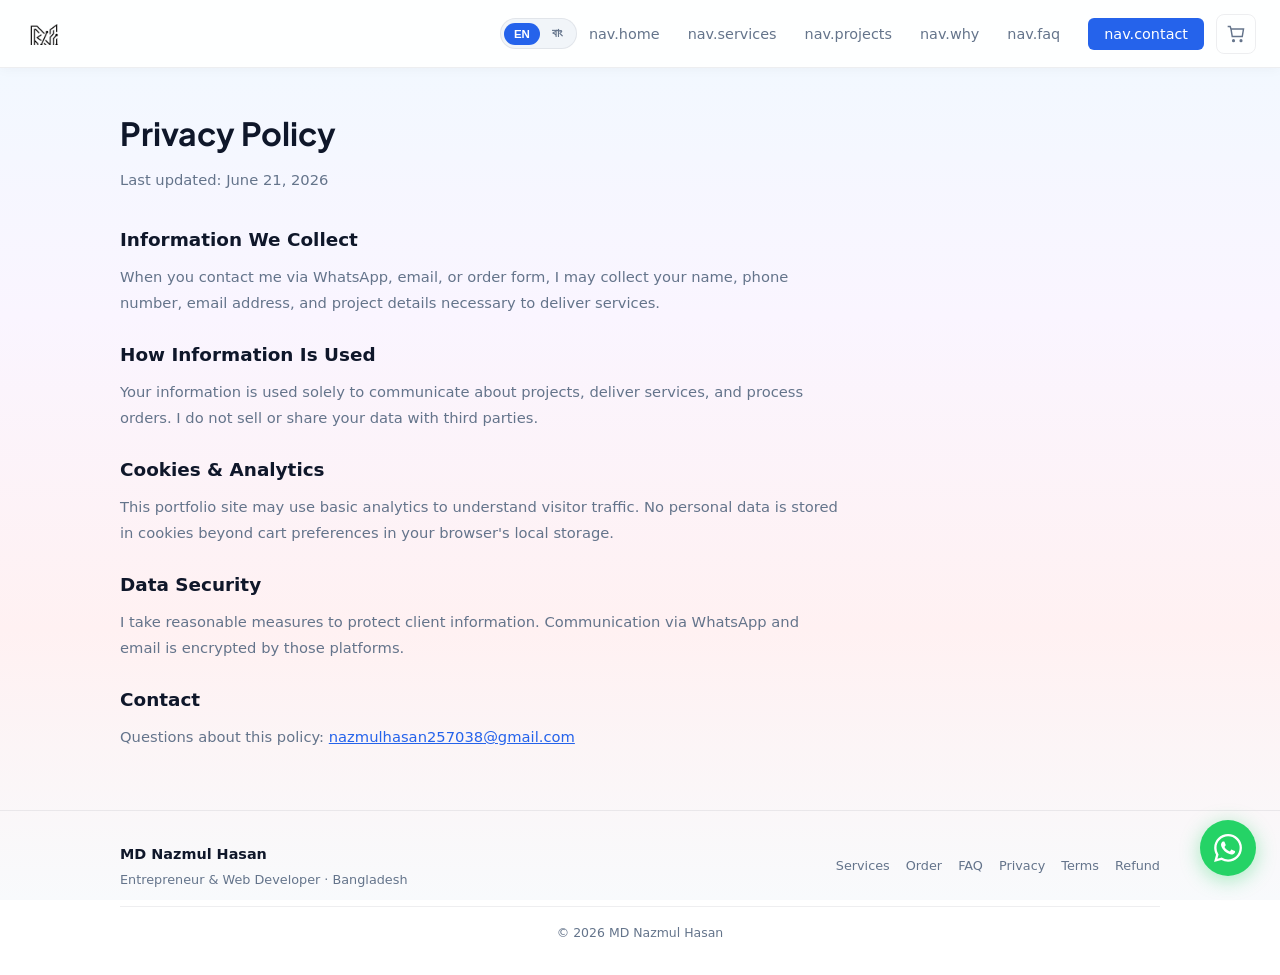
<file: privacy.html>
<!DOCTYPE html>
<html lang="en">
<head>
  <meta charset="UTF-8" />
  <meta name="viewport" content="width=device-width, initial-scale=1.0" />
    <meta name="description" content="Privacy policy for MD Nazmul Hasan portfolio and services." />
  <meta property="og:title" content="Privacy Policy — MD Nazmul Hasan" />
  <meta property="og:description" content="Privacy policy for MD Nazmul Hasan portfolio and services." />
  <meta property="og:image" content="https://portfolio-eight-red-48.vercel.app/assets/og-share.jpg" />
  <meta property="og:url" content="https://portfolio-eight-red-48.vercel.app/privacy.html" />
  <meta property="og:type" content="website" />
  <meta property="og:site_name" content="MD Nazmul Hasan" />
  <meta property="og:image:width" content="1200" />
  <meta property="og:image:height" content="630" />
  <meta name="twitter:card" content="summary_large_image" />
  <meta name="twitter:title" content="Privacy Policy — MD Nazmul Hasan" />
  <meta name="twitter:description" content="Privacy policy for MD Nazmul Hasan portfolio and services." />
  <meta name="twitter:image" content="https://portfolio-eight-red-48.vercel.app/assets/og-share.jpg" />
  <title>Privacy Policy — MD Nazmul Hasan</title>
  <link rel="icon" type="image/png" href="assets/favicon.png" />
  <link rel="apple-touch-icon" href="assets/logo-icon.png" />
  <script src="js/social-meta.js" defer></script>
  <script src="js/perf.js" defer></script>
<link rel="stylesheet" href="styles.min.css?v=perf58" />
</head>
<body>
  <nav class="nav" id="site-nav"></nav>
  <main class="policy-page">
    <div class="container">
      <h1>Privacy Policy</h1>
      <p class="policy-updated">Last updated: June 21, 2026</p>
      <h2>Information We Collect</h2>
      <p>When you contact me via WhatsApp, email, or order form, I may collect your name, phone number, email address, and project details necessary to deliver services.</p>
      <h2>How Information Is Used</h2>
      <p>Your information is used solely to communicate about projects, deliver services, and process orders. I do not sell or share your data with third parties.</p>
      <h2>Cookies &amp; Analytics</h2>
      <p>This portfolio site may use basic analytics to understand visitor traffic. No personal data is stored in cookies beyond cart preferences in your browser's local storage.</p>
      <h2>Data Security</h2>
      <p>I take reasonable measures to protect client information. Communication via WhatsApp and email is encrypted by those platforms.</p>
      <h2>Contact</h2>
      <p>Questions about this policy: <a href="mailto:nazmulhasan257038@gmail.com">nazmulhasan257038@gmail.com</a></p>
    </div>
  </main>
  <footer class="footer" id="site-footer"></footer>
  <script src="js/cart.js" defer></script>
<script src="js/common.js" defer></script>
  <script>document.addEventListener('DOMContentLoaded', () => { renderNav(''); renderFooter(); });</script>
</body>
</html>
</file>
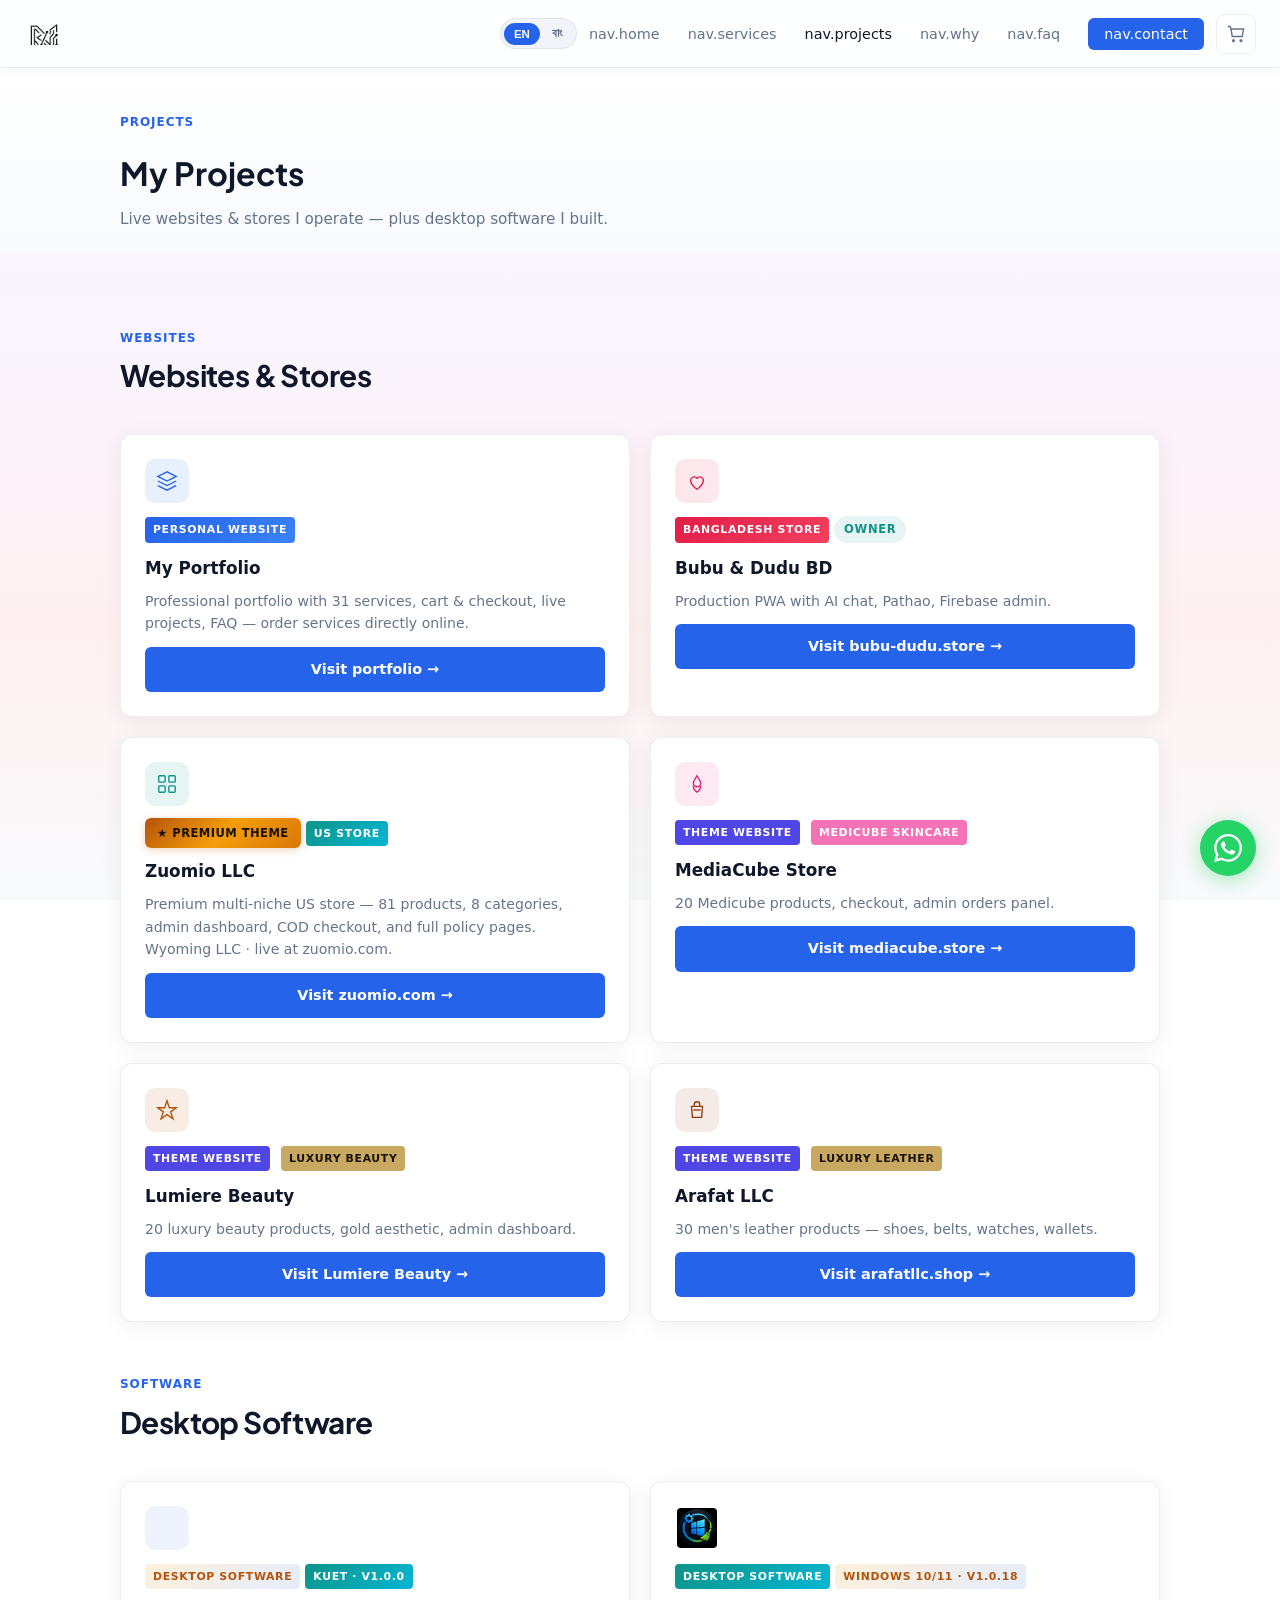
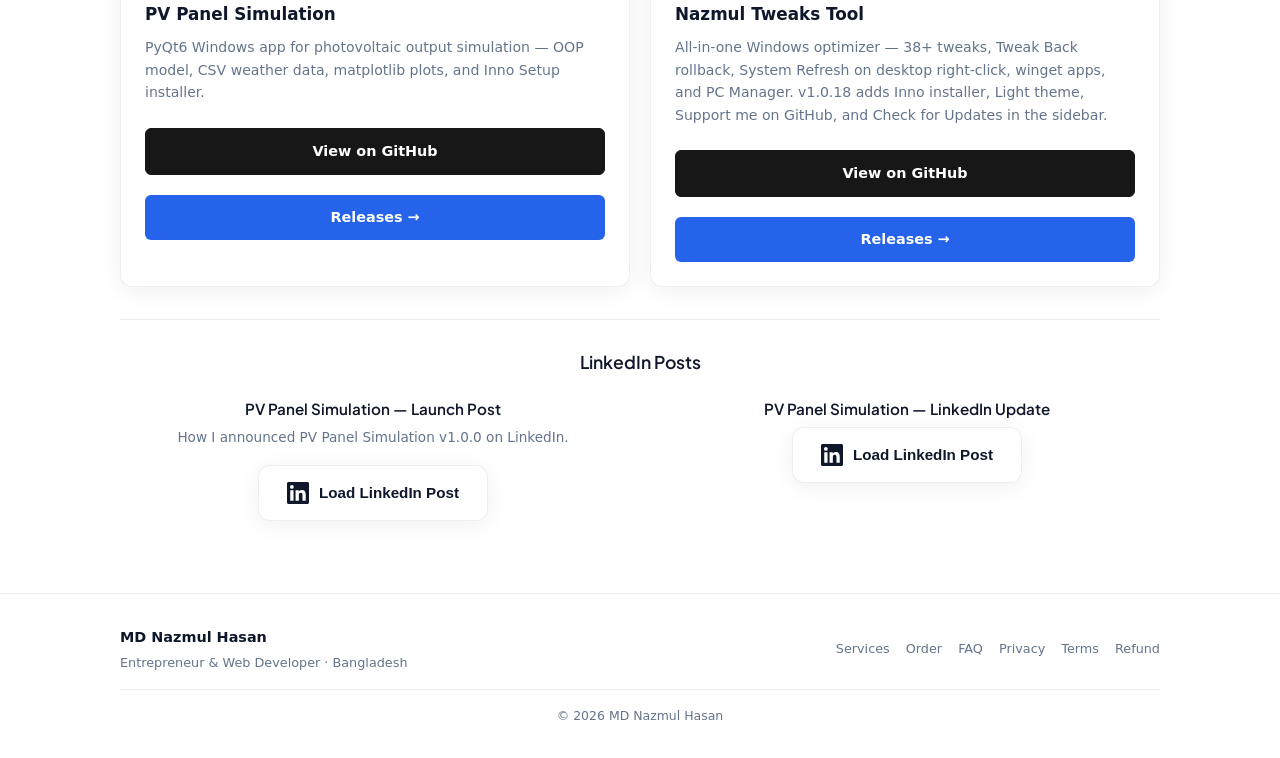
<file: projects.html>
<!DOCTYPE html>
<html lang="en">
<head>
  <meta charset="UTF-8" />
  <meta name="viewport" content="width=device-width, initial-scale=1.0" />
  <meta name="description" content="Live e-commerce stores and websites built by MD Nazmul Hasan — Zuomio, MediaCube, Lumiere Beauty & more." />
  <meta property="og:title" content="Live Projects — MD Nazmul Hasan" />
  <meta property="og:description" content="Live e-commerce stores and websites built by MD Nazmul Hasan — Zuomio, MediaCube, Lumiere Beauty & more." />
  <meta property="og:image" content="https://portfolio-eight-red-48.vercel.app/assets/og-share.jpg?v=circle2" />
  <meta property="og:url" content="https://portfolio-eight-red-48.vercel.app/projects.html" />
  <meta property="og:type" content="website" />
  <meta property="og:site_name" content="MD Nazmul Hasan" />
  <meta property="og:image:width" content="1200" />
  <meta property="og:image:height" content="630" />
  <meta name="twitter:card" content="summary_large_image" />
  <meta name="twitter:title" content="Live Projects — MD Nazmul Hasan" />
  <meta name="twitter:description" content="Live e-commerce stores and websites built by MD Nazmul Hasan — Zuomio, MediaCube, Lumiere Beauty & more." />
  <meta name="twitter:image" content="https://portfolio-eight-red-48.vercel.app/assets/og-share.jpg?v=circle2" />
  <title>Live Projects — MD Nazmul Hasan</title>
  <link rel="icon" type="image/png" href="assets/favicon.png" />
  <link rel="apple-touch-icon" href="assets/logo-icon.png" />
<link rel="stylesheet" href="styles.min.css?v=perf58" />
  <script src="js/social-meta.js" defer></script>
  <script src="js/perf.js" defer></script>
</head>
<body>
  <nav class="nav" id="site-nav"></nav>
  <main>
    <section class="page-hero page-hero--compact">
      <div class="container">
        <span class="tag">Projects</span>
        <h1>My Projects</h1>
        <p>Live websites &amp; stores I operate — plus desktop software I built.</p>
      </div>
    </section>
    <section class="section">
      <div class="container">
        <div class="section-head reveal">
          <span class="tag">Websites</span>
          <h2>Websites &amp; Stores</h2>
        </div>
        <div class="projects-grid">
          <article class="project-card project-card--static reveal">
            <div class="project-card-icon project-card-icon--blue" aria-hidden="true">
              <svg viewBox="0 0 24 24" fill="none" stroke="currentColor" stroke-width="1.5"><path d="M12 2L2 7l10 5 10-5-10-5z"/><path d="M2 17l10 5 10-5M2 12l10 5 10-5"/></svg>
            </div>
            <div class="project-top project-top--blue">Personal Website</div>
            <h3>My Portfolio</h3>
            <p>Professional portfolio with <span data-service-count>31</span> services, cart &amp; checkout, live projects, FAQ — order services directly online.</p>
            <a href="https://portfolio-eight-red-48.vercel.app/" target="_blank" rel="noopener" class="btn btn-primary project-visit-btn">Visit portfolio →</a>
          </article>

          <article class="project-card reveal">
            <div class="project-card-icon project-card-icon--rose" aria-hidden="true">
              <svg viewBox="0 0 24 24" fill="none" stroke="currentColor" stroke-width="1.5"><path d="M12 21s-7-4.5-7-10a4 4 0 017-2 4 4 0 017 2c0 5.5-7 10-7 10z"/></svg>
            </div>
            <div class="project-top project-top--rose">Bangladesh Store</div>
            <span class="project-owner">Owner</span>
            <h3>Bubu &amp; Dudu BD</h3>
            <p>Production PWA with AI chat, Pathao, Firebase admin.</p>
            <a href="https://bubu-dudu.store/" target="_blank" rel="noopener" class="btn btn-primary project-visit-btn">Visit bubu-dudu.store →</a>
          </article>

          <article class="project-card project-card--static reveal">
            <div class="project-card-icon project-card-icon--teal" aria-hidden="true">
              <svg viewBox="0 0 24 24" fill="none" stroke="currentColor" stroke-width="1.5"><rect x="3" y="3" width="7" height="7" rx="1"/><rect x="14" y="3" width="7" height="7" rx="1"/><rect x="3" y="14" width="7" height="7" rx="1"/><rect x="14" y="14" width="7" height="7" rx="1"/></svg>
            </div>
            <span class="project-badge-premium">★ Premium Theme</span>
            <div class="project-top project-top--teal">US Store</div>
            <h3>Zuomio LLC</h3>
            <p>Premium multi-niche US store — 81 products, 8 categories, admin dashboard, COD checkout, and full policy pages. Wyoming LLC · live at zuomio.com.</p>
            <a href="https://zuomio.com" target="_blank" rel="noopener" class="btn btn-primary project-visit-btn">Visit zuomio.com →</a>
          </article>

          <article class="project-card reveal">
            <div class="project-card-icon project-card-icon--pink" aria-hidden="true">
              <svg viewBox="0 0 24 24" fill="none" stroke="currentColor" stroke-width="1.5"><path d="M12 3c-1.5 3-4 5-4 8a4 4 0 008 0c0-3-2.5-5-4-8z"/><path d="M8 14c0 3 1.8 5.5 4 7 2.2-1.5 4-4 4-7"/></svg>
            </div>
            <div class="project-top project-top--theme">Theme Website</div>
            <div class="project-top project-top--pink">Medicube Skincare</div>
            <h3>MediaCube Store</h3>
            <p>20 Medicube products, checkout, admin orders panel.</p>
            <a href="https://mediacube.store" target="_blank" rel="noopener" class="btn btn-primary project-visit-btn">Visit mediacube.store →</a>
          </article>

          <article class="project-card reveal">
            <div class="project-card-icon project-card-icon--gold" aria-hidden="true">
              <svg viewBox="0 0 24 24" fill="none" stroke="currentColor" stroke-width="1.5"><path d="M12 2l2.5 7.5H22l-6 4.5 2.5 7.5L12 17l-6.5 4.5 2.5-7.5-6-4.5h7.5z"/></svg>
            </div>
            <div class="project-top project-top--theme">Theme Website</div>
            <div class="project-top project-top--gold">Luxury Beauty</div>
            <h3>Lumiere Beauty</h3>
            <p>20 luxury beauty products, gold aesthetic, admin dashboard.</p>
            <a href="https://lumiere-beauty-five.vercel.app" target="_blank" rel="noopener" class="btn btn-primary project-visit-btn">Visit Lumiere Beauty →</a>
          </article>

          <article class="project-card reveal">
            <div class="project-card-icon project-card-icon--leather" aria-hidden="true">
              <svg viewBox="0 0 24 24" fill="none" stroke="currentColor" stroke-width="1.5"><path d="M6 8h12l-1 12H7L6 8z"/><path d="M9 8V6a3 3 0 016 0v2"/><path d="M8 12h8"/></svg>
            </div>
            <div class="project-top project-top--theme">Theme Website</div>
            <div class="project-top project-top--gold">Luxury Leather</div>
            <h3>Arafat LLC</h3>
            <p>30 men's leather products — shoes, belts, watches, wallets.</p>
            <a href="https://arafatllc.shop" target="_blank" rel="noopener" class="btn btn-primary project-visit-btn">Visit arafatllc.shop →</a>
          </article>

        </div>

        <div class="section-head reveal" style="margin-top: 48px;">
          <span class="tag">Software</span>
          <h2>Desktop Software</h2>
        </div>
        <div class="projects-grid">
          <article class="project-card project-card--static reveal">
            <div class="project-card-icon project-card-icon--solar" aria-hidden="true">
              <img src="assets/pv-simulation.png" alt="" width="48" height="48" loading="lazy" />
            </div>
            <div class="project-top project-top--solar">Desktop Software</div>
            <div class="project-top project-top--teal">KUET · v1.0.0</div>
            <h3>PV Panel Simulation</h3>
            <p>PyQt6 Windows app for photovoltaic output simulation — OOP model, CSV weather data, matplotlib plots, and Inno Setup installer.</p>
            <div class="project-card-actions">
              <a href="https://github.com/nazmul-cyber/pv-panel-simulation" target="_blank" rel="noopener" class="btn btn-github project-visit-btn">View on GitHub</a>
              <a href="https://github.com/nazmul-cyber/pv-panel-simulation/releases" target="_blank" rel="noopener" class="btn btn-primary project-visit-btn">Releases →</a>
            </div>
          </article>

          <article class="project-card project-card--static reveal">
            <div class="project-card-icon project-card-icon--teal" aria-hidden="true">
              <img src="assets/nazmul-tweaks-tool.png?v=2" alt="" width="48" height="48" class="project-app-logo" loading="lazy" />
            </div>
            <div class="project-top project-top--teal">Desktop Software</div>
            <div class="project-top project-top--solar">Windows 10/11 · v1.0.18</div>
            <h3>Nazmul Tweaks Tool</h3>
            <p>All-in-one Windows optimizer — 38+ tweaks, Tweak Back rollback, System Refresh on desktop right-click, winget apps, and PC Manager. v1.0.18 adds Inno installer, Light theme, Support me on GitHub, and Check for Updates in the sidebar.</p>
            <div class="project-card-actions">
              <a href="https://github.com/nazmul-cyber/Nazmul-Tweaks-Tool" target="_blank" rel="noopener" class="btn btn-github project-visit-btn">View on GitHub</a>
              <a href="https://github.com/nazmul-cyber/Nazmul-Tweaks-Tool/releases" target="_blank" rel="noopener" class="btn btn-primary project-visit-btn">Releases →</a>
            </div>
          </article>
        </div>

        <div class="linkedin-embed-section reveal">
          <h3 class="linkedin-embed-title">LinkedIn Posts</h3>
          <div class="linkedin-embed-grid">
            <div class="linkedin-embed-item">
              <h4 class="linkedin-embed-subtitle">PV Panel Simulation — Launch Post</h4>
              <p class="linkedin-embed-desc">How I announced PV Panel Simulation v1.0.0 on LinkedIn.</p>
              <div class="linkedin-embed-wrap" data-linkedin-src="https://www.linkedin.com/embed/feed/update/urn:li:share:7474805610421747712" data-linkedin-height="700"></div>
            </div>
            <div class="linkedin-embed-item">
              <h4 class="linkedin-embed-subtitle">PV Panel Simulation — LinkedIn Update</h4>
              <div class="linkedin-embed-wrap" data-linkedin-src="https://www.linkedin.com/embed/feed/update/urn:li:ugcPost:7475253280743260160" data-linkedin-height="1391"></div>
            </div>
          </div>
        </div>

      </div>
    </section>
  </main>
  <footer class="footer" id="site-footer"></footer>
  <script src="js/common.js" defer></script>
  <script defer>
    document.addEventListener('DOMContentLoaded', () => {
      renderNav('projects');
      renderFooter();
    });
  </script>
</body>
</html>
</file>
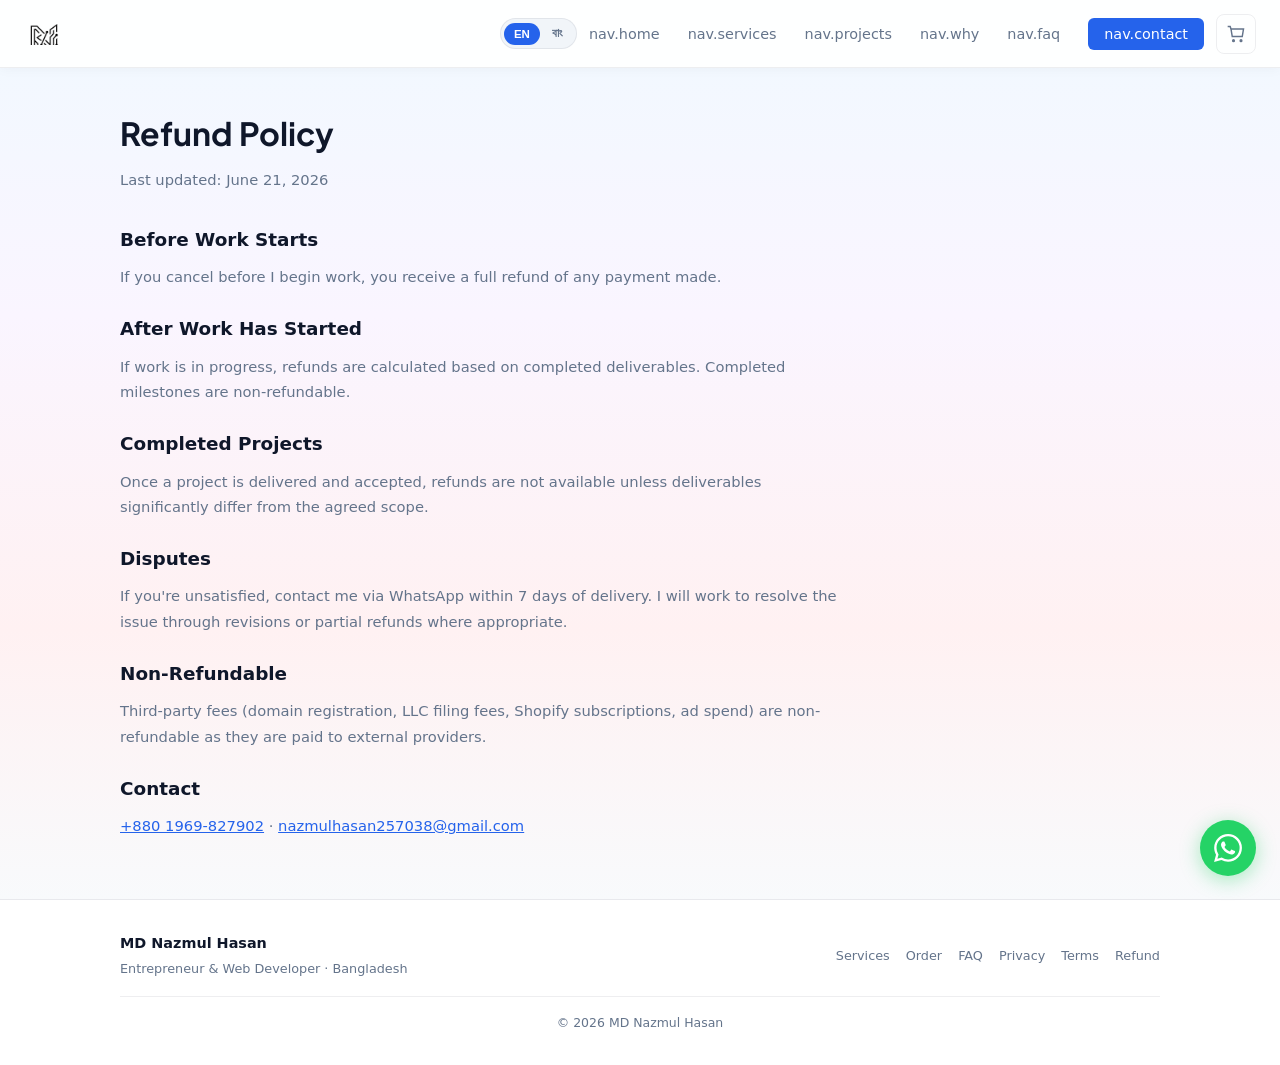
<file: refund.html>
<!DOCTYPE html>
<html lang="en">
<head>
  <meta charset="UTF-8" />
  <meta name="viewport" content="width=device-width, initial-scale=1.0" />
    <meta name="description" content="Refund policy for MD Nazmul Hasan services." />
  <meta property="og:title" content="Refund Policy — MD Nazmul Hasan" />
  <meta property="og:description" content="Refund policy for MD Nazmul Hasan services." />
  <meta property="og:image" content="https://portfolio-eight-red-48.vercel.app/assets/og-share.jpg" />
  <meta property="og:url" content="https://portfolio-eight-red-48.vercel.app/refund.html" />
  <meta property="og:type" content="website" />
  <meta property="og:site_name" content="MD Nazmul Hasan" />
  <meta property="og:image:width" content="1200" />
  <meta property="og:image:height" content="630" />
  <meta name="twitter:card" content="summary_large_image" />
  <meta name="twitter:title" content="Refund Policy — MD Nazmul Hasan" />
  <meta name="twitter:description" content="Refund policy for MD Nazmul Hasan services." />
  <meta name="twitter:image" content="https://portfolio-eight-red-48.vercel.app/assets/og-share.jpg" />
  <title>Refund Policy — MD Nazmul Hasan</title>
  <link rel="icon" type="image/png" href="assets/favicon.png" />
  <link rel="apple-touch-icon" href="assets/logo-icon.png" />
  <script src="js/social-meta.js" defer></script>
  <script src="js/perf.js" defer></script>
<link rel="stylesheet" href="styles.min.css?v=perf58" />
</head>
<body>
  <nav class="nav" id="site-nav"></nav>
  <main class="policy-page">
    <div class="container">
      <h1>Refund Policy</h1>
      <p class="policy-updated">Last updated: June 21, 2026</p>
      <h2>Before Work Starts</h2>
      <p>If you cancel before I begin work, you receive a full refund of any payment made.</p>
      <h2>After Work Has Started</h2>
      <p>If work is in progress, refunds are calculated based on completed deliverables. Completed milestones are non-refundable.</p>
      <h2>Completed Projects</h2>
      <p>Once a project is delivered and accepted, refunds are not available unless deliverables significantly differ from the agreed scope.</p>
      <h2>Disputes</h2>
      <p>If you're unsatisfied, contact me via WhatsApp within 7 days of delivery. I will work to resolve the issue through revisions or partial refunds where appropriate.</p>
      <h2>Non-Refundable</h2>
      <p>Third-party fees (domain registration, LLC filing fees, Shopify subscriptions, ad spend) are non-refundable as they are paid to external providers.</p>
      <h2>Contact</h2>
      <p><a href="https://wa.me/8801969827902">+880 1969-827902</a> · <a href="mailto:nazmulhasan257038@gmail.com">nazmulhasan257038@gmail.com</a></p>
    </div>
  </main>
  <footer class="footer" id="site-footer"></footer>
  <script src="js/cart.js" defer></script>
<script src="js/common.js" defer></script>
  <script>document.addEventListener('DOMContentLoaded', () => { renderNav(''); renderFooter(); });</script>
</body>
</html>
</file>
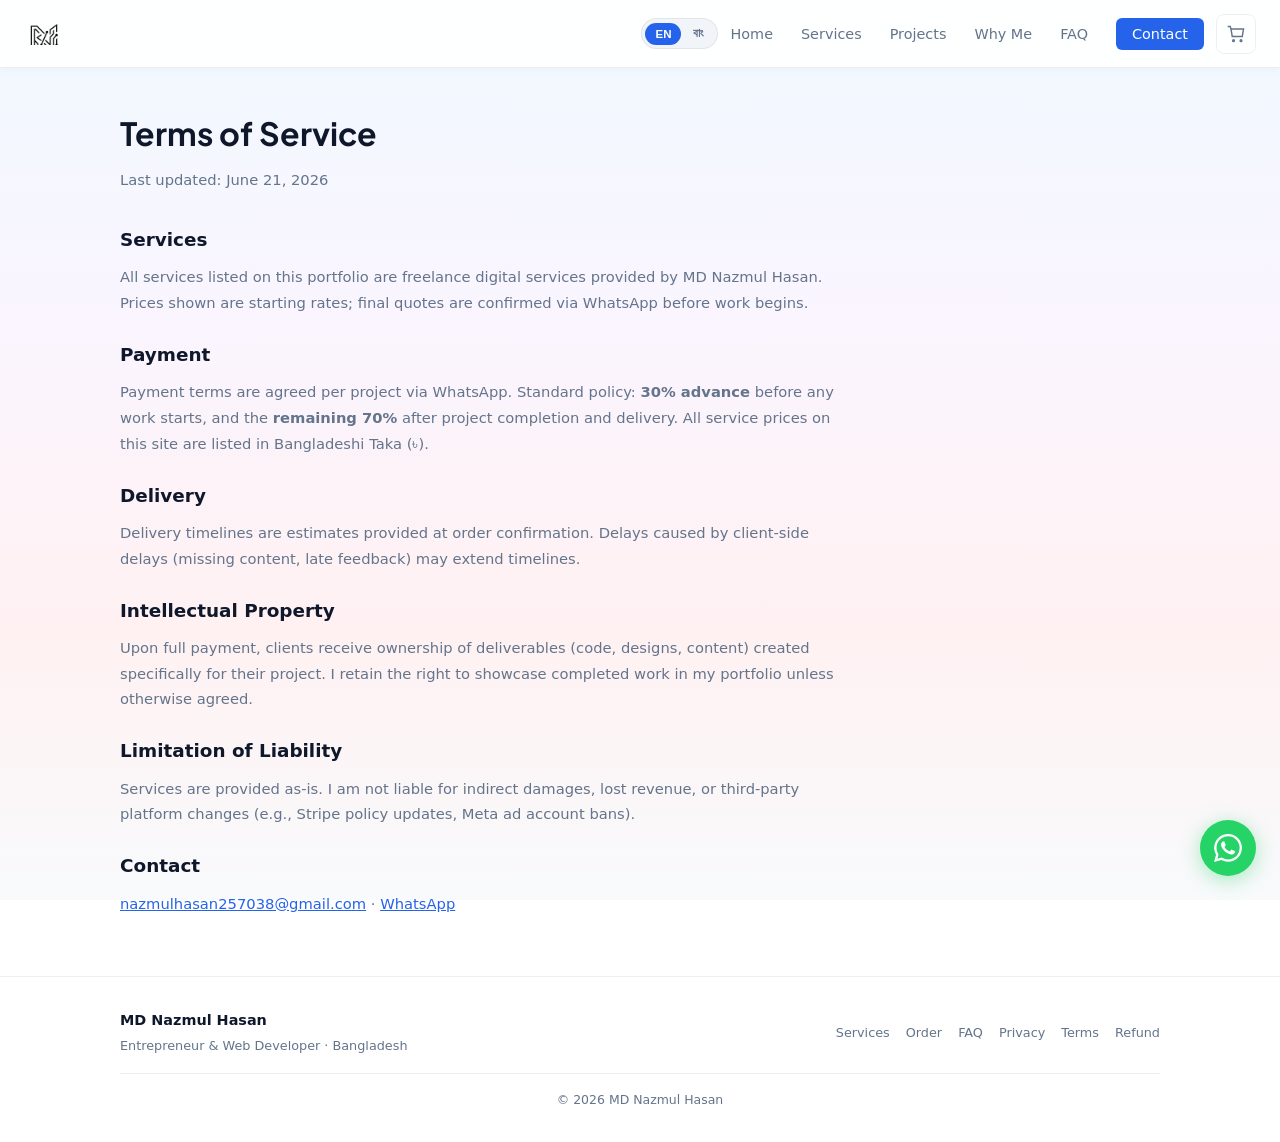
<file: terms.html>
<!DOCTYPE html>
<html lang="en">
<head>
  <meta charset="UTF-8" />
  <meta name="viewport" content="width=device-width, initial-scale=1.0" />
    <meta name="description" content="Terms of service for MD Nazmul Hasan digital services." />
  <meta property="og:title" content="Terms of Service — MD Nazmul Hasan" />
  <meta property="og:description" content="Terms of service for MD Nazmul Hasan digital services." />
  <meta property="og:image" content="https://portfolio-eight-red-48.vercel.app/assets/og-share.jpg" />
  <meta property="og:url" content="https://portfolio-eight-red-48.vercel.app/terms.html" />
  <meta property="og:type" content="website" />
  <meta property="og:site_name" content="MD Nazmul Hasan" />
  <meta property="og:image:width" content="1200" />
  <meta property="og:image:height" content="630" />
  <meta name="twitter:card" content="summary_large_image" />
  <meta name="twitter:title" content="Terms of Service — MD Nazmul Hasan" />
  <meta name="twitter:description" content="Terms of service for MD Nazmul Hasan digital services." />
  <meta name="twitter:image" content="https://portfolio-eight-red-48.vercel.app/assets/og-share.jpg" />
  <title>Terms of Service — MD Nazmul Hasan</title>
  <link rel="icon" type="image/png" href="assets/favicon.png" />
  <link rel="apple-touch-icon" href="assets/logo-icon.png" />
  <script src="js/social-meta.js" defer></script>
  <script src="js/perf.js" defer></script>
<link rel="stylesheet" href="styles.min.css?v=perf58" />
</head>
<body>
  <nav class="nav" id="site-nav"></nav>
  <main class="policy-page">
    <div class="container">
      <h1>Terms of Service</h1>
      <p class="policy-updated">Last updated: June 21, 2026</p>
      <h2>Services</h2>
      <p>All services listed on this portfolio are freelance digital services provided by MD Nazmul Hasan. Prices shown are starting rates; final quotes are confirmed via WhatsApp before work begins.</p>
      <h2>Payment</h2>
      <p>Payment terms are agreed per project via WhatsApp. Standard policy: <strong>30% advance</strong> before any work starts, and the <strong>remaining 70%</strong> after project completion and delivery. All service prices on this site are listed in Bangladeshi Taka (৳).</p>
      <h2>Delivery</h2>
      <p>Delivery timelines are estimates provided at order confirmation. Delays caused by client-side delays (missing content, late feedback) may extend timelines.</p>
      <h2>Intellectual Property</h2>
      <p>Upon full payment, clients receive ownership of deliverables (code, designs, content) created specifically for their project. I retain the right to showcase completed work in my portfolio unless otherwise agreed.</p>
      <h2>Limitation of Liability</h2>
      <p>Services are provided as-is. I am not liable for indirect damages, lost revenue, or third-party platform changes (e.g., Stripe policy updates, Meta ad account bans).</p>
      <h2>Contact</h2>
      <p><a href="mailto:nazmulhasan257038@gmail.com">nazmulhasan257038@gmail.com</a> · <a href="https://wa.me/8801969827902">WhatsApp</a></p>
    </div>
  </main>
  <footer class="footer" id="site-footer"></footer>
  <script src="js/i18n.js" defer></script>
  <script src="js/cart.js" defer></script>
<script src="js/common.js" defer></script>
  <script>document.addEventListener('DOMContentLoaded', () => { renderNav(''); renderFooter(); });</script>
</body>
</html>
</file>
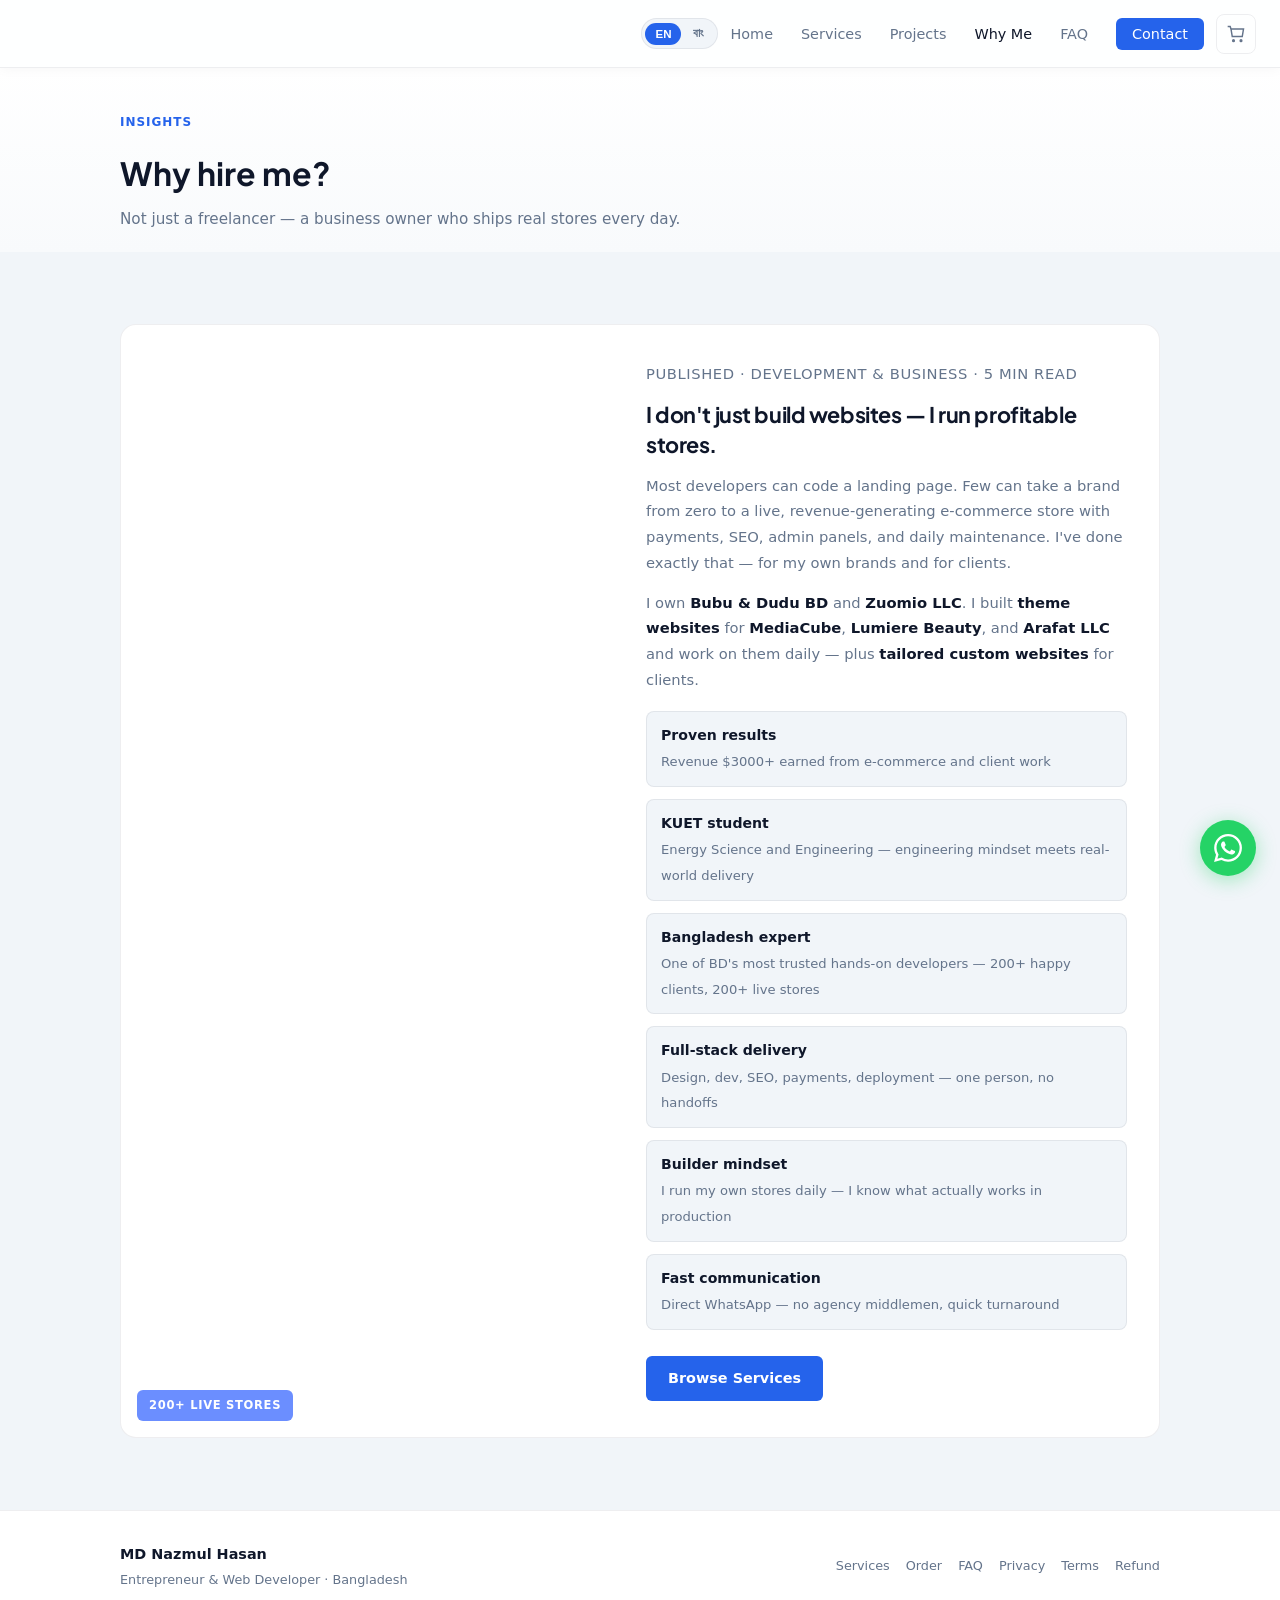
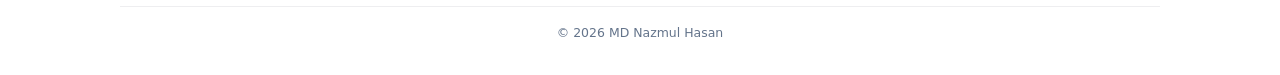
<file: why-hire.html>
<!DOCTYPE html>
<html lang="en">
<head>
  <meta charset="UTF-8" />
  <meta name="viewport" content="width=device-width, initial-scale=1.0" />
    <meta name="description" content="Why hire MD Nazmul Hasan? 200+ happy clients, Revenue $3000+, 4+ years experience, live stores & proven ad campaigns." />
  <meta property="og:title" content="Why Hire Me — MD Nazmul Hasan" />
  <meta property="og:description" content="Why hire MD Nazmul Hasan? 200+ happy clients, Revenue $3000+, 4+ years experience, live stores & proven ad campaigns." />
  <meta property="og:image" content="https://portfolio-eight-red-48.vercel.app/assets/og-share.jpg" />
  <meta property="og:url" content="https://portfolio-eight-red-48.vercel.app/why-hire.html" />
  <meta property="og:type" content="website" />
  <meta property="og:site_name" content="MD Nazmul Hasan" />
  <meta property="og:image:width" content="1200" />
  <meta property="og:image:height" content="630" />
  <meta name="twitter:card" content="summary_large_image" />
  <meta name="twitter:title" content="Why Hire Me — MD Nazmul Hasan" />
  <meta name="twitter:description" content="Why hire MD Nazmul Hasan? 200+ happy clients, Revenue $3000+, 4+ years experience, live stores & proven ad campaigns." />
  <meta name="twitter:image" content="https://portfolio-eight-red-48.vercel.app/assets/og-share.jpg" />
  <title>Why Hire Me — MD Nazmul Hasan</title>
  <link rel="icon" type="image/png" href="assets/favicon.png" />
  <link rel="apple-touch-icon" href="assets/logo-icon.png" />
  <script src="js/social-meta.js" defer></script>
  <script src="js/perf.js" defer></script>
<link rel="stylesheet" href="styles.min.css?v=perf58" />
</head>
<body>
  <nav class="nav" id="site-nav"></nav>
  <main>
    <section class="page-hero page-hero--compact">
      <div class="container">
        <span class="tag">Insights</span>
        <h1>Why hire me?</h1>
        <p>Not just a freelancer — a business owner who ships real stores every day.</p>
      </div>
    </section>
    <section class="section why-hire">
      <div class="container">
        <article class="blog-card reveal">
          <div class="blog-image">
            <img src="assets/why-hire-me.jpg" alt="E-commerce analytics dashboard" loading="lazy" width="480" height="320" />
            <span class="blog-image-badge">200+ Live Stores</span>
          </div>
          <div class="blog-content">
            <p class="blog-meta">Published · Development &amp; Business · 5 min read</p>
            <h3>I don't just build websites — I run profitable stores.</h3>
            <p>Most developers can code a landing page. Few can take a brand from zero to a live, revenue-generating e-commerce store with payments, SEO, admin panels, and daily maintenance. I've done exactly that — for my own brands and for clients.</p>
            <p>I own <strong>Bubu &amp; Dudu BD</strong> and <strong>Zuomio LLC</strong>. I built <strong>theme websites</strong> for <strong>MediaCube</strong>, <strong>Lumiere Beauty</strong>, and <strong>Arafat LLC</strong> and work on them daily — plus <strong>tailored custom websites</strong> for clients.</p>
            <ul class="blog-highlights">
              <li><strong>Proven results</strong><span>Revenue $3000+ earned from e-commerce and client work</span></li>
              <li><strong>KUET student</strong><span>Energy Science and Engineering — engineering mindset meets real-world delivery</span></li>
              <li><strong>Bangladesh expert</strong><span>One of BD's most trusted hands-on developers — 200+ happy clients, 200+ live stores</span></li>
              <li><strong>Full-stack delivery</strong><span>Design, dev, SEO, payments, deployment — one person, no handoffs</span></li>
              <li><strong>Builder mindset</strong><span>I run my own stores daily — I know what actually works in production</span></li>
              <li><strong>Fast communication</strong><span>Direct WhatsApp — no agency middlemen, quick turnaround</span></li>
            </ul>
            <a href="services.html" class="btn btn-primary">Browse Services</a>
          </div>
        </article>
      </div>
    </section>
  </main>
  <footer class="footer" id="site-footer"></footer>
  <script src="js/i18n.js" defer></script>
  <script src="js/cart.js" defer></script>
<script src="js/common.js" defer></script>
  <script>document.addEventListener('DOMContentLoaded', () => { renderNav('why'); renderFooter(); });</script>
</body>
</html>
</file>
<file: styles.css>
*, *::before, *::after { box-sizing: border-box; margin: 0; padding: 0; }

:root {
  --bg: #f8fafc;
  --bg-card: #ffffff;
  --bg-soft: #f1f5f9;
  --text: #0f172a;
  --text-muted: #64748b;
  --accent: #2563eb;
  --accent-2: #7c3aed;
  --accent-3: #ec4899;
  --accent-glow: rgba(37, 99, 235, 0.12);
  --accent-soft: rgba(37, 99, 235, 0.08);
  --border: rgba(15, 23, 42, 0.07);
  --shadow: 0 4px 24px rgba(15, 23, 42, 0.06);
  --shadow-lg: 0 12px 40px rgba(15, 23, 42, 0.1);
  --whatsapp: #25d366;
  --font: 'Inter', system-ui, -apple-system, sans-serif;
  --font-display: 'Plus Jakarta Sans', var(--font);
  --nav-h: 68px;
  --radius: 12px;
}

img, iframe, video {
  content-visibility: auto;
}

body {
  background: linear-gradient(180deg, #f0f9ff 0%, #faf5ff 35%, #fff1f2 70%, #f8fafc 100%);
  background-attachment: fixed;
}

html {
  scroll-behavior: auto;
  scroll-padding-top: var(--nav-h);
  overflow-x: clip;
  max-width: 100%;
  overscroll-behavior-x: none;
}

html:focus-within {
  scroll-behavior: smooth;
}

body {
  font-family: system-ui, -apple-system, 'Segoe UI', Roboto, 'Helvetica Neue', Arial, var(--font), sans-serif;
  color: var(--text);
  line-height: 1.6;
  font-size: 16px;
  -webkit-font-smoothing: antialiased;
  overflow-x: clip;
  max-width: 100%;
  overscroll-behavior-x: none;
}

main {
  width: 100%;
  max-width: 100%;
  overflow-x: clip;
}

.container {
  width: 100%;
  max-width: 1080px;
  margin-inline: auto;
  padding-inline: max(20px, env(safe-area-inset-left, 0px)) max(20px, env(safe-area-inset-right, 0px));
  box-sizing: border-box;
}

/* Nav — sticky on every page */
.nav,
#site-nav {
  position: sticky !important;
  top: 0;
  left: 0;
  right: 0;
  width: 100%;
  height: var(--nav-h);
  min-height: var(--nav-h);
  box-sizing: border-box;
  display: flex;
  align-items: center;
  gap: 12px;
  padding: 0 24px;
  background: rgba(255, 255, 255, 0.92);
  backdrop-filter: blur(12px);
  border-bottom: 1px solid var(--border);
  box-shadow: 0 1px 12px rgba(15, 23, 42, 0.04);
  z-index: 1000;
}

.nav-logo {
  font-weight: 600;
  font-size: 0.95rem;
  color: var(--text);
  text-decoration: none;
  display: flex;
  align-items: center;
  gap: 10px;
  flex: 1;
  min-width: 0;
}

.nav-logo-mark {
  height: 40px;
  width: 40px;
  max-width: 40px;
  flex-shrink: 0;
  object-fit: contain;
  display: block;
}

.nav-logo-text {
  display: flex;
  flex-direction: column;
  min-width: 0;
}

.nav-logo-name {
  font-family: var(--font-display);
  font-size: 0.88rem;
  font-weight: 600;
  white-space: nowrap;
  overflow: hidden;
  text-overflow: ellipsis;
}

.nav-logo-sub {
  font-size: 0.65rem;
  color: var(--text-muted);
  letter-spacing: 0.02em;
}

.lang-toggle {
  display: flex;
  align-items: center;
  gap: 2px;
  margin-left: 12px;
  flex-shrink: 0;
  background: var(--bg-soft);
  border: 1px solid var(--border);
  border-radius: 999px;
  padding: 3px;
}
.lang-toggle-btn {
  border: none;
  background: transparent;
  font-size: 0.72rem;
  font-weight: 600;
  padding: 5px 10px;
  border-radius: 999px;
  cursor: pointer;
  color: var(--text-muted);
  transition: background 0.2s, color 0.2s;
}
.lang-toggle-btn.active {
  background: var(--accent);
  color: #fff;
}
.lang-bn body,
.lang-bn .hero__bio,
.lang-bn .about-grid p,
.lang-bn .section-desc {
  font-family: 'Inter', 'Noto Sans Bengali', system-ui, sans-serif;
}
.hero__badge--expert {
  background: linear-gradient(135deg, #1e40af, #3b82f6);
  color: #fff;
  border: none;
}
.payment-policy-note {
  margin-top: 20px;
  padding: 16px 18px;
  background: rgba(37, 99, 235, 0.07);
  border-radius: var(--radius);
  border-left: 4px solid var(--accent);
  font-size: 0.92rem;
  line-height: 1.55;
  color: var(--text);
}
.nav-cart {
  position: relative;
  display: flex;
  align-items: center;
  justify-content: center;
  width: 40px;
  height: 40px;
  color: var(--text-muted);
  text-decoration: none;
  border: 1px solid var(--border);
  border-radius: 8px;
  flex-shrink: 0;
  transition: border-color 0.2s, color 0.2s;
}

@media (min-width: 641px) {
  .nav-cart { order: 3; }
  .nav-links { order: 2; }
  .nav-toggle { order: 4; }
}

.nav-cart:hover { border-color: var(--accent); color: var(--accent); }

.nav-cart svg { width: 20px; height: 20px; }

.nav-cart-badge {
  position: absolute;
  top: -6px;
  right: -6px;
  min-width: 18px;
  height: 18px;
  background: var(--accent);
  color: #fff;
  font-size: 0.65rem;
  font-weight: 700;
  border-radius: 9px;
  display: flex;
  align-items: center;
  justify-content: center;
  padding: 0 4px;
}

.nav-links a.active { color: var(--text); }

.nav-links {
  display: flex;
  align-items: center;
  gap: 28px;
  list-style: none;
  margin-left: auto;
}

.nav-links a {
  color: var(--text-muted);
  text-decoration: none;
  font-size: 0.9rem;
  font-weight: 500;
  transition: color 0.2s;
}

.nav-links a:hover { color: var(--text); }

.nav-cta {
  background: var(--accent) !important;
  color: #fff !important;
  padding: 8px 16px;
  border-radius: 6px;
}

.nav-toggle {
  display: none;
  flex-direction: column;
  gap: 5px;
  background: none;
  border: none;
  cursor: pointer;
}

.nav-toggle span {
  width: 22px;
  height: 2px;
  background: var(--text);
}

/* Hero */
.hero {
  position: relative;
  overflow: visible;
  padding: 48px 0 48px;
  background:
    linear-gradient(118deg, #ffffff 0%, #f0f7ff 38%, #faf5ff 72%, #fff5f8 100%);
}

.hero__backdrop {
  position: absolute;
  inset: 0;
  z-index: 0;
  pointer-events: none;
  background:
    radial-gradient(ellipse 52% 68% at 14% 42%, rgba(37, 99, 235, 0.1) 0%, transparent 64%),
    radial-gradient(ellipse 48% 60% at 90% 32%, rgba(236, 72, 153, 0.08) 0%, transparent 58%),
    radial-gradient(ellipse 36% 42% at 72% 78%, rgba(124, 58, 237, 0.05) 0%, transparent 55%);
}

.hero__layout {
  position: relative;
  z-index: 1;
  display: grid;
  grid-template-columns: minmax(0, 1.1fr) minmax(0, 0.9fr);
  gap: 40px;
  align-items: start;
}

.hero__copy {
  position: relative;
  z-index: 2;
  padding: 0;
}

.hero__badges {
  display: flex;
  flex-wrap: wrap;
  gap: 8px;
  margin-bottom: 18px;
}

.hero__badge {
  font-size: 0.72rem;
  font-weight: 600;
  letter-spacing: 0.04em;
  text-transform: uppercase;
  color: var(--text-muted);
  background: rgba(255, 255, 255, 0.82);
  border: 1px solid var(--border);
  padding: 5px 11px;
  border-radius: 20px;
  backdrop-filter: blur(6px);
}

.hero__badge--accent {
  color: var(--accent);
  background: var(--accent-soft);
  border-color: rgba(91, 130, 255, 0.22);
}

.hero__title {
  font-family: var(--font-display);
  font-size: clamp(2.1rem, 4.2vw, 2.75rem);
  font-weight: 700;
  line-height: 1.12;
  margin-bottom: 10px;
  letter-spacing: -0.03em;
  background: linear-gradient(135deg, #0f172a 18%, #2563eb 88%);
  -webkit-background-clip: text;
  -webkit-text-fill-color: transparent;
  background-clip: text;
}

.hero__resume {
  display: inline-block;
  font-family: var(--font);
  font-size: 0.82rem;
  font-weight: 600;
  letter-spacing: 0;
  vertical-align: middle;
  margin-left: 10px;
  padding: 4px 11px;
  border-radius: 6px;
  text-decoration: none;
  color: #0d9488 !important;
  -webkit-text-fill-color: #0d9488;
  background: rgba(13, 148, 136, 0.1);
  border: 1px solid rgba(13, 148, 136, 0.25);
  transition: background 0.2s, border-color 0.2s, color 0.2s;
}

.hero__resume:hover {
  background: rgba(13, 148, 136, 0.16);
  border-color: rgba(13, 148, 136, 0.45);
  color: #0f766e !important;
  -webkit-text-fill-color: #0f766e;
}

.hero__tagline {
  font-family: var(--font-display);
  font-size: 1.15rem;
  font-weight: 600;
  color: var(--text);
  margin-bottom: 14px;
  line-height: 1.4;
}

.skill-pills {
  display: flex;
  flex-wrap: wrap;
  gap: 8px;
  margin-bottom: 18px;
}

.pill {
  font-size: 0.78rem;
  font-weight: 500;
  color: var(--text-muted);
  background: var(--bg-card);
  border: 1px solid var(--border);
  padding: 6px 14px;
  border-radius: 20px;
  transition: border-color 0.2s, color 0.2s;
}

.pill:hover {
  border-color: rgba(91, 130, 255, 0.35);
  color: var(--text);
}

.hero__bio {
  font-size: 1rem;
  color: var(--text-muted);
  max-width: 500px;
  margin-bottom: 28px;
  line-height: 1.7;
}

.hero__actions {
  display: flex;
  gap: 12px;
  flex-wrap: wrap;
}

.btn {
  display: inline-flex;
  align-items: center;
  padding: 11px 22px;
  border-radius: 6px;
  font-weight: 600;
  font-size: 0.9rem;
  text-decoration: none;
  transition: all 0.2s;
}

.btn-primary {
  background: var(--accent);
  color: #fff;
}

.btn-primary:hover {
  background: #3d6ae8;
  transform: translateY(-1px);
}

.btn-outline {
  border: 1px solid var(--border);
  color: var(--text);
}

.btn-outline:hover {
  border-color: var(--accent);
  color: var(--accent);
}

.btn-whatsapp {
  background: var(--whatsapp);
  color: #fff;
  gap: 8px;
}

.btn-whatsapp svg {
  width: 18px;
  height: 18px;
}

.btn-whatsapp:hover {
  background: #1ebe57;
  transform: translateY(-1px);
}

.btn-projects {
  background: linear-gradient(135deg, #0d9488 0%, #06b6d4 100%);
  color: #fff;
  border: none;
}

.btn-projects:hover {
  background: linear-gradient(135deg, #0f766e 0%, #0891b2 100%);
  transform: translateY(-1px);
}

.btn-sm { padding: 8px 14px; font-size: 0.8rem; }

.btn-block { width: 100%; justify-content: center; }

.btn-about {
  background: #fff;
  color: #6d28d9;
  border: 1.5px solid #c4b5fd;
}

.btn-about:hover {
  background: #f5f3ff;
  border-color: #8b5cf6;
  color: #5b21b6;
}

.btn-cart {
  background: linear-gradient(135deg, #059669 0%, #10b981 100%);
  color: #fff;
  border: none;
  box-shadow: 0 2px 8px rgba(16, 185, 129, 0.25);
}

.btn-cart:hover, .btn-cart.added {
  background: linear-gradient(135deg, #047857 0%, #059669 100%);
  color: #fff;
  transform: translateY(-1px);
}

.btn-ghost {
  background: transparent;
  color: var(--text-muted);
  border: none;
}

.btn-ghost:hover { color: var(--text); }

.text-link {
  color: var(--accent);
  text-decoration: none;
  font-weight: 500;
}

.text-link:hover { text-decoration: underline; }

.hero__media {
  display: flex;
  justify-content: flex-end;
  align-items: flex-start;
  position: relative;
  z-index: 1;
}

.hero__card {
  position: relative;
  width: 100%;
  max-width: 340px;
  margin-left: auto;
  padding: 6px;
  border-radius: 24px;
  background: #ffffff;
  border: none;
  box-shadow: 0 16px 36px rgba(15, 23, 42, 0.06);
}

.hero__frame {
  width: 100%;
  aspect-ratio: 3 / 4;
  border-radius: 14px;
  overflow: hidden;
  display: flex;
  align-items: center;
  justify-content: center;
  background: #f8fafc;
}

.hero__img {
  display: block;
  width: 100%;
  height: 100%;
  object-fit: contain;
  object-position: center center;
  content-visibility: visible;
}

.hire-card,
.hire-card-thumb,
.hire-card-thumb img {
  content-visibility: visible;
}

.skill-app-logo,
.project-app-logo {
  object-fit: contain !important;
  background: #fff;
  padding: 4px;
}

@media (min-width: 769px) {
  .hero__bio {
    max-width: 520px;
  }

  .hero__card {
    max-width: 360px;
    padding: 8px;
    border-radius: 26px;
  }

  .hero__frame {
    border-radius: 16px;
  }
}

/* Sections */
.section { padding: 72px 0; overflow: visible; }

.section.about { overflow: visible; }

.section-head { margin-bottom: 40px; }

.tag {
  display: inline-block;
  font-size: 0.75rem;
  font-weight: 600;
  letter-spacing: 0.08em;
  text-transform: uppercase;
  color: var(--accent);
  margin-bottom: 8px;
}

.section-head h2 {
  font-family: var(--font-display);
  font-size: 1.85rem;
  font-weight: 700;
  line-height: 1.3;
  letter-spacing: -0.02em;
}

.section-desc {
  color: var(--text-muted);
  margin-top: 8px;
  font-size: 0.95rem;
}

/* About */
.about-grid {
  display: flex;
  flex-direction: column;
  gap: 20px;
  margin-bottom: 32px;
  overflow: visible;
}

.about-grid p {
  color: var(--text-muted);
  font-size: 0.95rem;
  line-height: 1.8;
  overflow: visible;
  max-width: 100%;
}

.lang-bn .about-grid p {
  line-height: 1.9;
  word-break: normal;
  overflow-wrap: anywhere;
}

.about-grid strong { color: var(--text); }

.stats {
  display: grid;
  grid-template-columns: repeat(4, 1fr);
  gap: 16px;
}

.stat-card {
  background: var(--bg-card);
  border: 1px solid var(--border);
  border-radius: var(--radius);
  padding: 20px;
  text-align: center;
  box-shadow: var(--shadow);
  transition: border-color 0.2s, transform 0.2s, box-shadow 0.2s;
}

.stat-card:nth-child(1) { border-top: 3px solid #2563eb; }
.stat-card:nth-child(2) { border-top: 3px solid #7c3aed; }
.stat-card:nth-child(3) { border-top: 3px solid #ec4899; }
.stat-card:nth-child(4) { border-top: 3px solid #10b981; }

.stat-card:hover {
  border-color: rgba(91, 130, 255, 0.25);
  transform: translateY(-2px);
}

.stat-num {
  display: block;
  font-size: 1.5rem;
  font-weight: 700;
  color: var(--accent);
}

.stat-label {
  font-size: 0.75rem;
  color: var(--text-muted);
  text-transform: uppercase;
  letter-spacing: 0.04em;
}

/* Services */
.services { background: var(--bg-soft); }

.services-grid {
  display: grid;
  grid-template-columns: repeat(2, 1fr);
  gap: 20px;
}

.services-grid--3 {
  grid-template-columns: repeat(3, 1fr);
}

.service-card {
  background: var(--bg-card);
  border: 1px solid var(--border);
  border-radius: var(--radius);
  padding: 28px;
  transition: border-color 0.2s, transform 0.2s;
}

.service-card:hover {
  border-color: rgba(79, 124, 255, 0.35);
  transform: translateY(-2px);
}

.service-icon {
  width: 44px;
  height: 44px;
  display: flex;
  align-items: center;
  justify-content: center;
  background: var(--accent-soft);
  border-radius: 10px;
  margin-bottom: 14px;
  color: var(--accent);
}

.service-icon svg {
  width: 22px;
  height: 22px;
}

.service-card h3 {
  font-size: 1.1rem;
  font-weight: 600;
  margin-bottom: 8px;
}

.service-card > p {
  color: var(--text-muted);
  font-size: 0.9rem;
  margin-bottom: 16px;
}

.service-card ul {
  list-style: none;
  display: flex;
  flex-direction: column;
  gap: 8px;
}

.service-card li {
  font-size: 0.85rem;
  color: var(--text-muted);
  padding-left: 16px;
  position: relative;
}

.service-card li::before {
  content: '';
  position: absolute;
  left: 0;
  top: 8px;
  width: 5px;
  height: 5px;
  border-radius: 50%;
  background: var(--accent);
}

/* Hire Me — product cards */
.hire {
  background: var(--bg);
}

.hire-grid {
  display: grid;
  grid-template-columns: repeat(3, 1fr);
  gap: 20px;
}

.service-sections {
  display: flex;
  flex-direction: column;
  gap: 48px;
}

.service-section {
  padding-bottom: 8px;
}

.service-section-head {
  display: flex;
  flex-wrap: wrap;
  align-items: baseline;
  gap: 10px 14px;
  margin-bottom: 18px;
  padding-bottom: 12px;
  border-bottom: 1px solid var(--border);
}

.service-section-tag {
  display: inline-block;
  font-size: 0.68rem;
  font-weight: 700;
  letter-spacing: 0.08em;
  text-transform: uppercase;
  color: var(--accent);
  background: var(--accent-soft);
  padding: 4px 10px;
  border-radius: 20px;
}

.service-section-head h2 {
  font-size: 1.3rem;
  font-weight: 700;
  margin: 0;
  flex: 1;
  min-width: 160px;
}

.service-section-count {
  font-size: 0.78rem;
  color: var(--text-muted);
  font-weight: 500;
}

.service-repos {
  margin-top: 40px;
  padding: 24px 28px;
  background: var(--bg-card);
  border: 1px solid var(--border);
  border-radius: var(--radius);
  box-shadow: var(--shadow);
}

.service-repos h2 {
  display: flex;
  align-items: center;
  gap: 10px;
  font-size: 1.05rem;
  font-weight: 700;
  margin-bottom: 14px;
  padding-bottom: 12px;
  border-bottom: 1px solid var(--border);
}

.service-repos-icon {
  width: 18px;
  height: 18px;
  color: var(--text-muted);
  flex-shrink: 0;
}

.service-repos-list {
  list-style: disc;
  padding-left: 1.35rem;
  display: flex;
  flex-direction: column;
  gap: 8px;
}

.service-repos-list a {
  color: var(--accent);
  text-decoration: none;
  font-size: 0.92rem;
  font-weight: 500;
}

.service-repos-list a:hover {
  text-decoration: underline;
}

.service-repos-desc {
  font-size: 0.88rem;
  color: var(--text-muted);
  margin-bottom: 14px;
}

.service-repos-list li {
  display: flex;
  flex-wrap: wrap;
  align-items: baseline;
  gap: 8px;
}

.service-repos-repo {
  font-size: 0.78rem;
  color: var(--text-muted);
  font-family: ui-monospace, 'Cascadia Code', monospace;
}

.hire-card-github,
.service-github-meta {
  font-size: 0.75rem;
  color: var(--text-muted);
  margin-bottom: 8px;
}

.service-github-link {
  color: var(--accent);
  text-decoration: none;
  font-weight: 600;
  font-family: ui-monospace, 'Cascadia Code', monospace;
}

.service-github-link:hover {
  text-decoration: underline;
}

.hire-grid--page {
  display: grid;
  grid-template-columns: repeat(3, 1fr);
  gap: 20px;
}

.services-page-section {
  background: var(--bg);
}

.hire-card {
  background: var(--bg-card);
  border: 1px solid var(--border);
  border-radius: var(--radius);
  padding: 0;
  display: flex;
  flex-direction: column;
  overflow: hidden;
  box-shadow: var(--shadow);
  transition: border-color 0.2s, transform 0.2s, box-shadow 0.2s;
}

.hire-card .hire-card-footer {
  padding: 16px 20px 20px;
  margin-top: auto;
}

.hire-card--link {
  text-decoration: none;
  color: inherit;
  cursor: pointer;
}

.hire-card:hover,
.hire-card--link:hover {
  border-color: rgba(37, 99, 235, 0.35);
  transform: translateY(-3px);
  box-shadow: var(--shadow-lg);
}

.hire-card-icon {
  display: flex;
  align-items: center;
  justify-content: center;
  height: 120px;
  background: linear-gradient(135deg, var(--bg-soft) 0%, rgba(79, 124, 255, 0.08) 100%);
  border-bottom: 1px solid var(--border);
  color: var(--accent);
}

.hire-card-icon svg {
  width: 48px;
  height: 48px;
}

.hire-card h3 {
  font-size: 1.05rem;
  font-weight: 600;
  padding: 18px 20px 0;
  margin-bottom: 8px;
}

.hire-card-provider {
  font-size: 0.8rem;
  color: var(--accent);
  padding: 0 20px 6px;
}

.hire-card-desc {
  font-size: 0.88rem;
  color: var(--text-muted);
  line-height: 1.55;
  padding: 0 20px 8px;
  flex: 0 1 auto;
  display: -webkit-box;
  -webkit-line-clamp: 3;
  -webkit-box-orient: vertical;
  overflow: hidden;
}

.service-provider {
  font-size: 0.95rem;
  color: var(--accent);
  margin-bottom: 10px;
}

.hire-card-footer {
  display: flex;
  flex-direction: column;
  gap: 12px;
  padding: 18px 20px 20px;
  margin-top: auto;
}

.hire-price {
  font-size: 0.85rem;
  color: var(--text-muted);
}

.hire-price strong {
  font-size: 1.35rem;
  font-weight: 700;
  color: var(--text);
}

.btn-hire {
  display: inline-flex;
  align-items: center;
  justify-content: center;
  gap: 8px;
  width: 100%;
  padding: 11px 16px;
  background: #25d366;
  color: #fff;
  font-size: 0.88rem;
  font-weight: 600;
  text-decoration: none;
  border-radius: 6px;
  transition: background 0.2s, transform 0.2s;
}

.btn-hire svg {
  width: 18px;
  height: 18px;
  flex-shrink: 0;
}

.btn-hire:hover {
  background: #1ebe57;
  transform: translateY(-1px);
}

/* Ventures */
.ventures-grid {
  display: grid;
  grid-template-columns: repeat(3, 1fr);
  gap: 20px;
}

.venture-card {
  background: var(--bg-card);
  border: 1px solid var(--border);
  border-radius: var(--radius);
  padding: 24px;
}

.venture-card h3 {
  font-size: 1.05rem;
  font-weight: 600;
  margin-bottom: 6px;
}

.venture-tag {
  display: inline-block;
  font-size: 0.7rem;
  font-weight: 600;
  color: var(--accent);
  background: var(--accent-soft);
  padding: 3px 8px;
  border-radius: 4px;
  margin-bottom: 12px;
}

.venture-card p {
  font-size: 0.88rem;
  color: var(--text-muted);
  line-height: 1.65;
}

.venture-card a {
  color: var(--accent);
  text-decoration: none;
}

.venture-card a:hover { text-decoration: underline; }

/* Projects */
.projects-grid {
  display: grid;
  grid-template-columns: repeat(2, 1fr);
  gap: 20px;
}

.project-card {
  background: var(--bg-card);
  border: 1px solid var(--border);
  border-radius: var(--radius);
  padding: 24px;
  text-decoration: none;
  color: inherit;
  box-shadow: var(--shadow);
  transition: border-color 0.2s, transform 0.2s, box-shadow 0.2s;
  display: block;
}

.project-card:hover {
  border-color: rgba(37, 99, 235, 0.35);
  transform: translateY(-2px);
  box-shadow: var(--shadow-lg);
}

.project-owner {
  display: inline-block;
  font-size: 0.72rem;
  font-weight: 700;
  text-transform: uppercase;
  letter-spacing: 0.06em;
  color: #0d9488;
  background: rgba(13, 148, 136, 0.1);
  padding: 4px 10px;
  border-radius: 20px;
  margin-bottom: 8px;
}

.project-card-icon {
  width: 44px;
  height: 44px;
  border-radius: 10px;
  background: var(--accent-soft);
  color: var(--accent);
  display: flex;
  align-items: center;
  justify-content: center;
  margin-bottom: 12px;
}

.project-card-icon svg { width: 22px; height: 22px; }

.project-top {
  display: inline-block;
  font-size: 0.68rem;
  font-weight: 700;
  text-transform: uppercase;
  letter-spacing: 0.06em;
  padding: 4px 8px;
  border-radius: 4px;
  margin-bottom: 12px;
}

.project-top--us { background: #1e3a5f; color: #fff; }
.project-top--teal { background: linear-gradient(135deg, #0d9488, #06b6d4); color: #fff; }
.project-top--pink { background: #f472b6; color: #fff; }
.project-top--gold { background: #c9a962; color: #1a1200; }
.project-top--rose { background: linear-gradient(135deg, #e11d48, #f43f5e); color: #fff; }
.project-top--store { background: #e91e63; color: #fff; }
.project-top--theme { background: #4f46e5; color: #fff; margin-right: 6px; }
.project-top--premium { background: linear-gradient(135deg, #b45309, #f59e0b); color: #1a1200; margin-right: 6px; }

.project-badge-premium {
  display: inline-flex;
  align-items: center;
  gap: 4px;
  font-size: 0.72rem;
  font-weight: 700;
  letter-spacing: 0.04em;
  text-transform: uppercase;
  padding: 6px 12px;
  border-radius: 6px;
  margin-bottom: 10px;
  background: linear-gradient(135deg, #b45309 0%, #f59e0b 50%, #d97706 100%);
  color: #1a1200;
  box-shadow: 0 2px 8px rgba(180, 83, 9, 0.25);
}

.project-card--static {
  cursor: default;
}

.project-card--static:hover {
  transform: none;
}

.project-visit-btn {
  margin-top: 12px;
  width: 100%;
  justify-content: center;
}

.project-categories {
  display: grid;
  grid-template-columns: repeat(4, 1fr);
  gap: 8px;
  margin: 14px 0 4px;
}

.project-category {
  border-radius: 8px;
  overflow: hidden;
  border: 1px solid var(--border);
  background: var(--bg-soft);
}

.project-category img {
  width: 100%;
  aspect-ratio: 16 / 10;
  object-fit: cover;
  display: block;
}

.project-category span {
  display: block;
  font-size: 0.62rem;
  font-weight: 600;
  padding: 4px 6px;
  text-align: center;
  color: var(--text-muted);
  line-height: 1.2;
}

.zuomio-detail {
  margin-top: 28px;
  padding: 28px;
  background: var(--bg-card);
  border: 1px solid var(--border);
  border-radius: var(--radius);
  box-shadow: var(--shadow);
}

.zuomio-detail h2 {
  font-size: 1.35rem;
  margin-bottom: 8px;
}

.zuomio-detail-lead {
  color: var(--text-muted);
  margin-bottom: 18px;
  line-height: 1.65;
}

.zuomio-detail-grid {
  display: grid;
  grid-template-columns: repeat(4, 1fr);
  gap: 12px;
  margin-bottom: 18px;
}

.zuomio-detail-grid .project-category span {
  font-size: 0.72rem;
}

.zuomio-detail-actions {
  display: flex;
  flex-wrap: wrap;
  gap: 10px;
}

.project-card h3 {
  font-size: 1.05rem;
  font-weight: 600;
  margin-bottom: 8px;
}

.project-card p {
  font-size: 0.88rem;
  color: var(--text-muted);
  line-height: 1.6;
}

.project-link {
  display: inline-block;
  margin-top: 12px;
  font-size: 0.85rem;
  font-weight: 600;
  color: var(--accent);
}

.project-thumb-wrap {
  height: 140px;
  overflow: hidden;
  border-radius: 6px;
  margin-bottom: 12px;
}

.project-thumb-wrap img {
  width: 100%;
  height: 100%;
  object-fit: cover;
}

/* Why Hire Me — blog card */
.why-hire {
  background: var(--bg-soft);
}

.blog-card {
  display: grid;
  grid-template-columns: 0.95fr 1.05fr;
  gap: 0;
  background: var(--bg-card);
  border: 1px solid var(--border);
  border-radius: 16px;
  overflow: hidden;
}

.blog-image {
  position: relative;
  min-height: 320px;
}

.blog-image img {
  width: 100%;
  height: 100%;
  object-fit: cover;
  display: block;
}

.blog-image-badge {
  position: absolute;
  bottom: 16px;
  left: 16px;
  font-size: 0.72rem;
  font-weight: 700;
  text-transform: uppercase;
  letter-spacing: 0.06em;
  color: #fff;
  background: rgba(91, 130, 255, 0.9);
  backdrop-filter: blur(8px);
  padding: 6px 12px;
  border-radius: 6px;
}

.blog-content {
  padding: 36px 32px;
  display: flex;
  flex-direction: column;
  gap: 14px;
}

.blog-meta {
  font-size: 0.78rem;
  font-weight: 500;
  color: var(--accent);
  text-transform: uppercase;
  letter-spacing: 0.04em;
}

.blog-content h3 {
  font-family: var(--font-display);
  font-size: 1.35rem;
  font-weight: 700;
  line-height: 1.35;
  letter-spacing: -0.02em;
}

.blog-content > p {
  font-size: 0.92rem;
  color: var(--text-muted);
  line-height: 1.75;
}

.blog-content strong { color: var(--text); }

.blog-highlights {
  list-style: none;
  display: flex;
  flex-direction: column;
  gap: 12px;
  margin: 4px 0 8px;
}

.blog-highlights li {
  padding: 12px 14px;
  background: var(--bg-soft);
  border: 1px solid var(--border);
  border-radius: 8px;
}

.blog-highlights strong {
  display: block;
  font-size: 0.88rem;
  margin-bottom: 2px;
}

.blog-highlights span {
  font-size: 0.82rem;
  color: var(--text-muted);
  line-height: 1.5;
}

.blog-content .btn-primary {
  align-self: flex-start;
  margin-top: 4px;
}

/* FAQ */
.faq {
  background: var(--bg);
}

.faq-list {
  display: flex;
  flex-direction: column;
  gap: 10px;
  max-width: 760px;
}

.faq-item {
  background: var(--bg-card);
  border: 1px solid var(--border);
  border-radius: var(--radius);
  overflow: hidden;
  transition: border-color 0.2s;
}

.faq-item[open] {
  border-color: rgba(91, 130, 255, 0.3);
}

.faq-item summary {
  padding: 18px 22px;
  font-family: var(--font-display);
  font-size: 0.95rem;
  font-weight: 600;
  cursor: pointer;
  list-style: none;
  display: flex;
  align-items: center;
  justify-content: space-between;
  gap: 12px;
  transition: color 0.2s;
}

.faq-item summary::-webkit-details-marker { display: none; }

.faq-item summary::after {
  content: '+';
  font-size: 1.2rem;
  font-weight: 400;
  color: var(--accent);
  flex-shrink: 0;
  transition: transform 0.2s;
}

.faq-item[open] summary::after {
  content: '−';
}

.faq-item summary:hover { color: var(--accent); }

.faq-item p {
  padding: 0 22px 18px;
  font-size: 0.9rem;
  color: var(--text-muted);
  line-height: 1.7;
}

.faq-item a {
  color: var(--accent);
  text-decoration: none;
}

.faq-item a:hover { text-decoration: underline; }

/* Contact */
.contact-box {
  background: var(--bg-card);
  border: 1px solid var(--border);
  border-radius: 12px;
  padding: 48px 32px;
  text-align: center;
  box-shadow: var(--shadow);
}

.contact-box h2 {
  font-size: 1.6rem;
  font-weight: 700;
  margin-bottom: 8px;
}

.contact-box > p {
  color: var(--text-muted);
  margin-bottom: 32px;
}

.contact-grid {
  display: grid;
  grid-template-columns: repeat(auto-fit, minmax(180px, 1fr));
  gap: 12px;
  text-align: left;
}

.contact-item {
  display: flex;
  align-items: flex-start;
  gap: 12px;
  background: var(--bg-soft);
  border: 1px solid var(--border);
  border-radius: 8px;
  padding: 16px;
  text-decoration: none;
  color: var(--text);
  transition: border-color 0.2s;
}

.contact-item:hover { border-color: var(--accent); }

.contact-item--whatsapp:hover { border-color: var(--whatsapp); }

.contact-item--whatsapp .contact-label { color: var(--whatsapp); }

.contact-item--whatsapp .contact-icon { color: var(--whatsapp); }

.contact-item--github:hover { border-color: #475569; }

.contact-item--github .contact-label { color: #475569; }

.contact-item--github .contact-icon { color: #475569; }

.contact-item--resume:hover { border-color: #3b82f6; }

.contact-item--resume .contact-label { color: #2563eb; }

.contact-item--resume .contact-icon { color: #2563eb; }

.contact-icon {
  width: 20px;
  height: 20px;
  flex-shrink: 0;
  color: var(--accent);
  margin-top: 2px;
}

.contact-label {
  display: block;
  font-size: 0.7rem;
  font-weight: 600;
  text-transform: uppercase;
  letter-spacing: 0.06em;
  color: var(--accent);
  margin-bottom: 4px;
}

.contact-item span:last-child {
  font-size: 0.85rem;
  color: var(--text-muted);
  word-break: break-all;
}

.ventures-grid {
  grid-template-columns: repeat(auto-fit, minmax(200px, 1fr));
}

/* Page hero (inner pages) */
.page-hero {
  padding: 40px 0 32px;
  background: linear-gradient(180deg, #ffffff 0%, var(--bg) 100%);
  width: 100%;
  max-width: 100%;
  overflow-x: visible;
}

.page-hero--compact { padding-bottom: 20px; }

.page-hero h1 {
  font-family: var(--font-display);
  font-size: 2rem;
  font-weight: 700;
  margin: 8px 0;
  margin-inline: 0;
  padding-inline: 0;
  max-width: 100%;
  overflow: visible;
}

.page-hero p {
  color: var(--text-muted);
  font-size: 0.95rem;
  max-width: 100%;
  overflow: visible;
}

.page-hero .tag,
.page-pad h1,
.page-pad h2,
.section-head h2 {
  max-width: 100%;
  overflow: visible;
}

.page-pad { padding: 40px 0 60px; }

/* Skills showcase */
.skills-showcase { background: var(--bg-soft); }

.skills-grid {
  display: grid;
  grid-template-columns: repeat(5, minmax(0, 1fr));
  gap: 12px;
}

.skill-showcase-card {
  display: flex;
  flex-direction: column;
  gap: 10px;
  background: var(--bg-card);
  border: 1px solid var(--border);
  border-radius: var(--radius);
  padding: 14px 16px;
  min-width: 0;
  align-items: flex-start;
}

.skill-showcase-icon {
  width: 52px;
  height: 52px;
  flex-shrink: 0;
  border-radius: 10px;
  overflow: hidden;
  background: var(--bg-soft);
  border: 1px solid var(--border);
}

.skill-showcase-icon img {
  width: 100%;
  height: 100%;
  object-fit: cover;
}

.skill-showcase-icon--svg {
  display: flex;
  align-items: center;
  justify-content: center;
  color: var(--accent);
}

.skill-showcase-icon--svg svg { width: 36px; height: 36px; }

.linkedin-embed-section {
  margin-top: 32px;
  padding-top: 28px;
  border-top: 1px solid var(--border);
  text-align: center;
}

.linkedin-embed-title {
  font-family: var(--font-display);
  font-size: 1.1rem;
  font-weight: 600;
  color: var(--text);
  margin-bottom: 20px;
}

.linkedin-embed-grid {
  display: grid;
  grid-template-columns: repeat(2, minmax(0, 1fr));
  gap: 28px;
  align-items: start;
  text-align: center;
}

.linkedin-embed-item {
  min-width: 0;
}

.linkedin-embed-subtitle {
  font-family: var(--font-display);
  font-size: 0.95rem;
  font-weight: 600;
  color: var(--text);
  margin-bottom: 6px;
}

.linkedin-embed-desc {
  font-size: 0.85rem;
  color: var(--text-muted);
  margin-bottom: 16px;
}

.linkedin-embed-wrap {
  display: flex;
  justify-content: center;
  margin: 0 auto;
  max-width: 504px;
}

.linkedin-embed-wrap iframe {
  width: 100%;
  max-width: 504px;
  min-height: 500px;
  border: 1px solid var(--border);
  border-radius: 12px;
  background: #fff;
  box-shadow: var(--shadow);
}

.linkedin-load-btn {
  display: inline-flex;
  align-items: center;
  gap: 10px;
  padding: 16px 28px;
  border: 1px solid var(--border);
  border-radius: 12px;
  background: var(--bg-card);
  color: var(--text);
  font-size: 0.95rem;
  font-weight: 600;
  cursor: pointer;
  box-shadow: var(--shadow);
  transition: border-color 0.2s, transform 0.2s;
}

.linkedin-load-btn:hover {
  border-color: rgba(37, 99, 235, 0.35);
  transform: translateY(-1px);
}

.hire-card-thumb picture,
.hire-card-thumb img {
  display: block;
  width: 100%;
  height: 100%;
  object-fit: cover;
}

.skill-showcase-card h3 {
  font-size: 0.95rem;
  font-weight: 600;
  margin-bottom: 4px;
}

.skill-showcase-card p {
  font-size: 0.8rem;
  color: var(--text-muted);
  line-height: 1.5;
}

.skill-showcase-card a:not(.skill-action-btn) { color: var(--accent); text-decoration: none; }

a.skill-action-btn--github,
a.skill-action-btn--github:hover,
a.skill-action-btn--github:visited,
a.skill-action-btn--github:active,
a.btn-github,
a.btn-github:hover,
a.btn-github:visited,
a.btn-github:active {
  background: #181717 !important;
  color: #ffffff !important;
  border-color: #181717 !important;
}

a.skill-action-btn--github:hover,
a.btn-github:hover {
  background: #333333 !important;
  border-color: #333333 !important;
}

.skill-showcase-card--link {
  text-decoration: none;
  color: inherit;
  transition: border-color 0.2s, box-shadow 0.2s, transform 0.2s;
}

.skill-showcase-card--link:hover {
  border-color: rgba(37, 99, 235, 0.3);
  box-shadow: var(--shadow-lg);
  transform: translateY(-2px);
}

.skill-showcase-icon--stores {
  background: linear-gradient(135deg, rgba(13, 148, 136, 0.12), rgba(37, 99, 235, 0.12));
  color: #0d9488;
}

.skill-link {
  display: inline-block;
  margin-top: 10px;
  font-size: 0.85rem;
  font-weight: 600;
  color: var(--accent);
}

.skill-actions {
  display: flex;
  flex-wrap: wrap;
  gap: 6px;
  margin-top: 10px;
}

.skill-action-btn {
  display: inline-flex;
  align-items: center;
  justify-content: center;
  padding: 5px 10px;
  border-radius: 6px;
  font-size: 0.72rem;
  font-weight: 600;
  text-decoration: none;
  border: 1px solid var(--border);
  transition: background 0.2s, border-color 0.2s, color 0.2s;
}

.skill-action-btn--github {
  background: #181717;
  color: #fff;
  border-color: #181717;
}

.skill-action-btn--github:hover {
  background: #333;
  border-color: #333;
  color: #fff;
}

.skill-action-btn--download {
  background: rgba(37, 99, 235, 0.08);
  color: var(--accent);
  border-color: rgba(37, 99, 235, 0.25);
}

.skill-action-btn--download:hover {
  background: rgba(37, 99, 235, 0.14);
  border-color: rgba(37, 99, 235, 0.4);
}

.project-card-icon--solar {
  padding: 4px;
  overflow: hidden;
}

.project-card-icon--solar img {
  width: 100%;
  height: 100%;
  object-fit: cover;
  border-radius: 8px;
}

.project-card-icon img.project-app-logo {
  object-fit: contain;
  background: #fff;
  padding: 4px;
  border-radius: 8px;
}

.project-top--solar {
  background: linear-gradient(135deg, rgba(245, 158, 11, 0.15), rgba(37, 99, 235, 0.12));
  color: #b45309;
}

.project-card-actions {
  display: flex;
  flex-wrap: wrap;
  gap: 8px;
  margin-top: auto;
  padding-top: 12px;
}

.btn-outline {
  background: transparent;
  color: var(--text);
  border: 1px solid var(--border);
}

.btn-outline:hover {
  border-color: var(--accent);
  color: var(--accent);
}

.btn-github {
  background: #181717;
  color: #fff;
  border: 1px solid #181717;
}

.btn-github:hover {
  background: #333;
  border-color: #333;
  color: #fff;
}

.skill-badge {
  display: inline-block;
  margin-top: 6px;
  font-size: 0.62rem;
  font-weight: 600;
  text-transform: uppercase;
  letter-spacing: 0.04em;
  color: var(--text-muted);
  background: var(--bg-soft);
  padding: 4px 8px;
  border-radius: 4px;
}

.services-preview { background: var(--bg); }

.section-cta {
  text-align: center;
  margin-top: 32px;
}

/* Service product page */
.service-page {
  padding: 48px 0 60px;
}

.page-service #serviceContent {
  scroll-margin-top: var(--nav-h);
}

.service-page--product .service-product-grid {
  display: grid;
  grid-template-columns: minmax(0, 1.05fr) minmax(0, 0.95fr);
  gap: 36px;
  align-items: start;
  margin-bottom: 40px;
}

.service-product-info {
  padding-top: 0;
}

.service-product-gallery {
  min-width: 0;
  overflow: visible;
}

.service-product-gallery .service-hero-image {
  position: relative;
  width: 100%;
  aspect-ratio: 16 / 9;
  min-height: 200px;
  border-radius: var(--radius);
  overflow: hidden;
  border: 1px solid var(--border);
  box-shadow: var(--shadow-lg);
  isolation: isolate;
  contain: layout style paint;
}

.service-product-gallery .service-hero-image picture {
  display: block;
  position: absolute;
  inset: 0;
  width: 100%;
  height: 100%;
  margin: 0;
}

.service-product-gallery .service-hero-image img {
  width: 100%;
  height: 100%;
  object-fit: cover;
  object-position: center;
  display: block;
  content-visibility: visible;
}

.service-provider-card {
  display: flex;
  align-items: center;
  gap: 14px;
  margin-top: 16px;
  padding: 14px 16px;
  background: var(--bg-card);
  border: 1px solid var(--border);
  border-radius: var(--radius);
}

.service-provider-card .service-provider-photo-wrap {
  width: 84px;
  height: 84px;
  border-radius: 50%;
  overflow: hidden;
  border: 3px solid var(--accent);
  flex-shrink: 0;
  background: var(--bg-card);
  box-shadow: 0 4px 14px rgba(15, 23, 42, 0.08);
}
.service-provider-photo {
  width: 100%;
  height: 100%;
  border-radius: 50%;
  object-fit: contain;
  object-position: center center;
  background: #f8fafc;
}

.service-provider-kuet {
  display: inline-flex;
  margin-top: 4px;
  margin-bottom: 4px;
  font-size: 0.65rem;
  max-width: 100%;
  white-space: normal;
  text-align: left;
  line-height: 1.35;
}

.service-provider-info { min-width: 0; }
.service-provider-name-row {
  display: flex;
  align-items: center;
  gap: 6px;
  margin-bottom: 2px;
}
.service-provider-name-row strong {
  font-size: 0.95rem;
  line-height: 1.2;
}
.verified-badge-wrap {
  flex-shrink: 0;
  display: inline-flex;
  align-items: center;
  justify-content: center;
  line-height: 0;
  margin-top: 1px;
}
.verified-badge {
  display: block;
  width: 22px;
  height: 22px;
  object-fit: contain;
  vertical-align: middle;
}
.service-provider-card span { display: block; font-size: 0.78rem; color: var(--text-muted); }
.service-provider-meta { font-size: 0.72rem !important; color: var(--accent) !important; margin-top: 2px; font-weight: 600; }
.service-payment-policy {
  font-size: 0.82rem;
  color: var(--text-muted);
  margin: 0 0 12px;
  padding: 10px 12px;
  background: rgba(37, 99, 235, 0.06);
  border-radius: var(--radius-sm);
  border-left: 3px solid var(--accent);
}

.service-product-info h1 {
  font-family: var(--font-display);
  font-size: clamp(1.5rem, 3vw, 2rem);
  margin-bottom: 10px;
}

.service-stats-row {
  display: flex;
  flex-wrap: wrap;
  align-items: center;
  gap: 8px;
  margin: 16px 0 20px;
}

/* E-commerce style pricing block (service pages) */
.product-pricing-block {
  margin: 18px 0 22px;
  padding-bottom: 20px;
  border-bottom: 1px solid var(--border);
}

.product-rating-row {
  display: flex;
  align-items: center;
  justify-content: space-between;
  gap: 12px;
  flex-wrap: wrap;
  margin-bottom: 14px;
}

.product-rating-left {
  display: flex;
  align-items: center;
  gap: 8px;
  flex-wrap: wrap;
}

.product-stars {
  position: relative;
  display: inline-block;
  font-size: 1.05rem;
  line-height: 1;
  letter-spacing: 2px;
}

.product-stars-base {
  color: #e5e7eb;
}

.product-stars-fill {
  position: absolute;
  left: 0;
  top: 0;
  overflow: hidden;
  color: #facc15;
  white-space: nowrap;
}

.product-rating-text {
  font-size: 0.92rem;
  color: var(--text-muted);
}

.product-rating-text strong {
  color: var(--text);
  font-weight: 700;
}

.product-sold-count {
  font-size: 0.92rem;
  font-weight: 600;
  color: #16a34a;
  white-space: nowrap;
}

.product-price-row {
  display: flex;
  align-items: baseline;
  gap: 10px;
  flex-wrap: wrap;
}

.product-price-old {
  font-size: 1rem;
  color: #9ca3af;
  text-decoration: line-through;
}

.product-price-sale {
  font-size: 2rem;
  font-weight: 800;
  color: #ef4444;
  line-height: 1;
  letter-spacing: -0.02em;
}

.product-discount-badge {
  display: inline-flex;
  align-items: center;
  padding: 4px 10px;
  border-radius: 999px;
  background: #22c55e;
  color: #fff;
  font-size: 0.82rem;
  font-weight: 700;
  line-height: 1.2;
}

.service-buy-card--inline {
  position: static;
  margin-top: 8px;
}

.service-details-grid {
  display: grid;
  grid-template-columns: 1fr 260px;
  gap: 32px;
  margin-bottom: 40px;
  align-items: start;
}

.service-trust-panel {
  display: flex;
  flex-direction: column;
  gap: 12px;
}

.trust-stat {
  background: var(--bg-card);
  border: 1px solid var(--border);
  border-radius: var(--radius);
  padding: 16px;
  text-align: center;
}

.trust-stat strong {
  display: block;
  font-size: 1.25rem;
  color: var(--accent);
  margin-bottom: 4px;
}

.trust-stat span {
  font-size: 0.78rem;
  color: var(--text-muted);
  text-transform: uppercase;
  letter-spacing: 0.04em;
}

.service-related { margin-top: 40px; }
.service-related h3 {
  font-family: var(--font-display);
  font-size: 1.25rem;
  margin-bottom: 20px;
}

.hire-grid--compact { grid-template-columns: repeat(4, 1fr); }

.reviews-social {
  display: flex;
  flex-wrap: wrap;
  align-items: center;
  gap: 8px;
}

.breadcrumb {
  font-size: 0.85rem;
  color: var(--text-muted);
  margin-bottom: 24px;
}

.breadcrumb a { color: var(--accent); text-decoration: none; }

.service-layout {
  display: grid;
  grid-template-columns: 1fr 320px;
  gap: 40px;
  align-items: start;
}

.service-page-tag {
  display: inline-block;
  font-size: 0.72rem;
  font-weight: 600;
  text-transform: uppercase;
  letter-spacing: 0.06em;
  color: var(--accent);
  background: var(--accent-soft);
  padding: 4px 10px;
  border-radius: 4px;
  margin-bottom: 12px;
}

.service-main h1 {
  font-family: var(--font-display);
  font-size: 2rem;
  font-weight: 700;
  margin-bottom: 16px;
}

.service-lead {
  font-size: 0.95rem;
  color: var(--text-muted);
  line-height: 1.75;
  margin-bottom: 24px;
}

.service-main h3 {
  font-size: 1.1rem;
  font-weight: 600;
  margin-bottom: 12px;
}

.service-includes {
  list-style: none;
  display: flex;
  flex-direction: column;
  gap: 8px;
  margin-bottom: 20px;
}

.service-includes li {
  font-size: 0.9rem;
  color: var(--text-muted);
  padding-left: 18px;
  position: relative;
}

.service-includes li::before {
  content: '✓';
  position: absolute;
  left: 0;
  color: var(--accent);
  font-weight: 700;
}

.service-delivery { font-size: 0.9rem; color: var(--text-muted); }

.service-buy-card {
  position: sticky;
  top: calc(var(--nav-h) + 20px);
  background: var(--bg-card);
  border: 1px solid var(--border);
  border-radius: var(--radius);
  padding: 24px;
  display: flex;
  flex-direction: column;
  gap: 12px;
}

.service-buy-price {
  font-size: 0.9rem;
  color: var(--text-muted);
}

.service-buy-price strong {
  font-size: 2rem;
  color: var(--text);
}

.service-buy-note {
  font-size: 0.8rem;
  color: var(--text-muted);
  line-height: 1.5;
}

.service-reviews { margin-top: 48px; padding-top: 40px; border-top: 1px solid var(--border); }

.reviews-header { margin-bottom: 24px; }

.reviews-header h3 {
  font-family: var(--font-display);
  font-size: 1.35rem;
  margin-bottom: 6px;
}

.reviews-social {
  font-size: 0.88rem;
  color: var(--accent);
  font-weight: 500;
}

.reviews-grid {
  display: grid;
  grid-template-columns: repeat(2, 1fr);
  gap: 14px;
}

.reviews-social .review-stars {
  color: #fbbf24;
  margin-right: 6px;
}

.review-card {
  background: var(--bg-card);
  border: 1px solid var(--border);
  border-radius: var(--radius);
  padding: 16px;
}

.review-top {
  display: flex;
  align-items: center;
  gap: 10px;
  margin-bottom: 10px;
}

.review-avatar {
  width: 36px;
  height: 36px;
  border-radius: 50%;
  background: var(--accent-soft);
  color: var(--accent);
  font-weight: 700;
  font-size: 0.85rem;
  display: flex;
  align-items: center;
  justify-content: center;
  flex-shrink: 0;
}

.review-top strong { display: block; font-size: 0.85rem; }

.review-loc { font-size: 0.72rem; color: var(--text-muted); }

.review-stars {
  margin-left: auto;
  color: #fbbf24;
  font-size: 0.75rem;
  letter-spacing: 1px;
}

.review-text {
  font-size: 0.84rem;
  color: var(--text-muted);
  line-height: 1.6;
}

.review-verified {
  display: inline-block;
  margin-top: 8px;
  font-size: 0.68rem;
  font-weight: 600;
  color: #34d399;
  text-transform: uppercase;
  letter-spacing: 0.04em;
}

/* Hire card updates */
.hire-card h3 a {
  color: inherit;
  text-decoration: none;
}

.hire-card h3 a:hover { color: var(--accent); }

.hire-card-actions {
  display: flex;
  flex-direction: row;
  flex-wrap: wrap;
  gap: 8px;
}

.hire-card-actions .btn {
  flex: 1 1 calc(50% - 4px);
  min-width: 0;
  justify-content: center;
  text-align: center;
}

.service-tag-pill {
  font-size: 0.72rem;
  font-weight: 700;
  text-transform: uppercase;
  letter-spacing: 0.06em;
  color: var(--accent);
}

.hire-card-link {
  display: block;
  text-decoration: none;
  color: inherit;
  flex: 1;
  touch-action: manipulation;
  -webkit-user-drag: none;
}

.hire-card-thumb {
  position: relative;
  aspect-ratio: 16 / 9;
  overflow: hidden;
  background: var(--bg-soft);
}

.hire-card-thumb img {
  width: 100%;
  height: 100%;
  object-fit: cover;
  transition: transform 0.3s;
}

.hire-card:hover .hire-card-thumb img { transform: scale(1.04); }

.hire-card-thumb .service-tag-pill {
  position: absolute;
  top: 10px;
  left: 10px;
  background: rgba(255,255,255,0.95);
  padding: 4px 10px;
  border-radius: 4px;
  box-shadow: var(--shadow);
  z-index: 2;
}

.svc-badge {
  position: absolute;
  top: 10px;
  right: 10px;
  z-index: 2;
  font-size: 0.68rem;
  font-weight: 800;
  text-transform: uppercase;
  letter-spacing: 0.05em;
  padding: 5px 10px;
  border-radius: 5px;
  color: #fff;
}

.svc-badge--popular { background: #ef4444; }
.svc-badge--deal { background: #10b981; }

.meta-pill {
  display: inline-flex;
  align-items: center;
  padding: 3px 10px;
  border-radius: 999px;
  font-size: 0.78rem;
  font-weight: 600;
  background: var(--bg-soft);
  color: var(--text-muted);
  border: 1px solid var(--border);
}

.meta-pill--sold {
  background: #ecfdf5;
  color: #047857;
  border-color: #a7f3d0;
}

.meta-pill--clients {
  background: #eff6ff;
  color: #1d4ed8;
  border-color: #bfdbfe;
}

.hire-card-meta {
  display: flex;
  flex-wrap: wrap;
  align-items: center;
  gap: 6px;
  padding: 0 20px 4px;
}

.hire-card h3 { padding: 16px 20px 0; }

.hire-card-desc { padding: 0 20px; }

.hire-card-icon {
  height: 80px;
}

.service-gig-line {
  font-size: 1.05rem;
  font-weight: 500;
  color: var(--text-muted);
  margin-bottom: 12px;
  line-height: 1.55;
  overflow-wrap: anywhere;
}

.lang-bn .service-product-info .service-gig-line,
.lang-bn .service-payment-policy,
.lang-bn .service-buy-note {
  line-height: 1.65;
}

.service-rating-row {
  display: flex;
  align-items: center;
  gap: 10px;
  font-size: 0.9rem;
  color: var(--text-muted);
  margin-bottom: 20px;
}

.service-gig-block {
  background: var(--bg-soft);
  border: 1px solid var(--border);
  border-radius: var(--radius);
  padding: 20px;
  margin-bottom: 24px;
}

.service-gig-block--about {
  background: linear-gradient(135deg, rgba(37, 99, 235, 0.04) 0%, rgba(255, 255, 255, 0.95) 55%);
  border: 1px solid rgba(37, 99, 235, 0.12);
  border-left: 4px solid var(--accent);
  box-shadow: 0 6px 20px rgba(37, 99, 235, 0.06);
}

.service-about-heading {
  display: flex;
  align-items: center;
  gap: 8px;
  font-size: 1.02rem;
  margin-bottom: 12px;
  color: var(--text);
}

.service-about-heading::before {
  content: '';
  width: 8px;
  height: 8px;
  border-radius: 50%;
  background: var(--accent);
  flex-shrink: 0;
}

.lang-bn .service-gig-block--about .service-lead,
.lang-bn .service-gig-block--about .service-lead--preview {
  font-size: 0.92rem;
  line-height: 1.75;
  letter-spacing: 0.01em;
}

.service-gig-block h3 {
  font-size: 1rem;
  margin-bottom: 10px;
}

.service-main--compact .service-gig-block {
  padding: 16px;
  margin-bottom: 16px;
}

.service-lead--preview {
  margin-bottom: 0;
  font-size: 0.88rem;
  line-height: 1.65;
  display: -webkit-box;
  -webkit-line-clamp: 3;
  -webkit-box-orient: vertical;
  overflow: hidden;
}

.service-about-collapsible.is-expanded .service-lead--preview {
  -webkit-line-clamp: unset;
  display: block;
}

.service-lead-extra .service-lead {
  font-size: 0.86rem;
  margin-bottom: 0;
  margin-top: 10px;
}

.service-see-more {
  margin-top: 12px;
  padding: 6px 14px;
  border: 1px solid rgba(37, 99, 235, 0.2);
  border-radius: 999px;
  background: rgba(37, 99, 235, 0.06);
  color: var(--accent);
  font-size: 0.82rem;
  font-weight: 600;
  cursor: pointer;
  transition: background 0.2s, border-color 0.2s;
}

.service-see-more:hover {
  background: rgba(37, 99, 235, 0.12);
  border-color: rgba(37, 99, 235, 0.35);
}

.service-see-more.is-open {
  background: rgba(37, 99, 235, 0.1);
}

.service-includes--compact {
  font-size: 0.86rem;
  gap: 6px;
}

.service-includes--compact li {
  padding: 8px 12px;
}

.service-delivery--compact {
  font-size: 0.84rem;
  margin-top: 12px;
}

.service-buy-thumb {
  width: 100%;
  height: 120px;
  object-fit: cover;
  border-radius: 8px;
  margin-bottom: 12px;
}

.review-nav {
  display: flex;
  gap: 8px;
}

.review-nav-btn {
  width: 36px;
  height: 36px;
  border: 1px solid var(--border);
  background: var(--bg-card);
  border-radius: 50%;
  font-size: 1.2rem;
  color: var(--accent);
  cursor: pointer;
  transition: background 0.2s;
}

.review-nav-btn:hover { background: var(--accent-soft); }

.reviews-header {
  display: flex;
  justify-content: space-between;
  align-items: flex-start;
  gap: 16px;
  margin-bottom: 16px;
}

.review-carousel {
  overflow: hidden;
  border-radius: var(--radius);
}

.review-carousel-track {
  display: flex;
  transition: transform 0.5s ease;
}

.review-card--slide {
  width: 100%;
  flex-shrink: 0;
}

.review-dots {
  display: flex;
  justify-content: center;
  gap: 6px;
  margin-top: 14px;
}

.review-dot {
  width: 8px;
  height: 8px;
  border-radius: 50%;
  border: none;
  background: var(--border);
  cursor: pointer;
  padding: 0;
  transition: background 0.2s, width 0.2s;
}

.review-dot.active {
  background: var(--accent);
  width: 24px;
  border-radius: 4px;
}

/* Order page */
.order-empty {
  text-align: center;
  padding: 48px 20px;
}

.order-empty h2 { margin-bottom: 8px; }

.order-empty p { color: var(--text-muted); margin-bottom: 20px; }

.order-layout {
  display: grid;
  grid-template-columns: 1fr 340px;
  gap: 32px;
  align-items: start;
}

.order-items h2 {
  font-family: var(--font-display);
  font-size: 1.35rem;
  margin-bottom: 20px;
}

.order-item {
  display: grid;
  grid-template-columns: 72px 1fr auto auto auto;
  gap: 16px;
  align-items: center;
  padding: 16px;
  background: var(--bg-card);
  border: 1px solid var(--border);
  border-radius: var(--radius);
  margin-bottom: 10px;
}

.order-item-thumb {
  width: 72px;
  height: 48px;
  object-fit: cover;
  border-radius: 8px;
  border: 1px solid var(--border);
}

.order-item-info strong { display: block; font-size: 0.92rem; }

.order-item-info span { font-size: 0.8rem; color: var(--text-muted); }

.order-item-qty {
  display: flex;
  align-items: center;
  gap: 10px;
}

.qty-btn {
  width: 28px;
  height: 28px;
  border: 1px solid var(--border);
  background: var(--bg-soft);
  color: var(--text);
  border-radius: 6px;
  cursor: pointer;
  font-size: 1rem;
}

.qty-btn:hover { border-color: var(--accent); }

.order-item-total { font-weight: 600; min-width: 50px; text-align: right; }

.order-remove {
  background: none;
  border: none;
  color: var(--text-muted);
  font-size: 1.4rem;
  cursor: pointer;
  line-height: 1;
}

.order-remove:hover { color: #f87171; }

.order-summary {
  position: sticky;
  top: calc(var(--nav-h) + 20px);
  background: var(--bg-card);
  border: 1px solid var(--border);
  border-radius: var(--radius);
  padding: 24px;
}

.order-summary h3 {
  font-size: 1.1rem;
  margin-bottom: 16px;
}

.order-summary-row {
  display: flex;
  justify-content: space-between;
  font-size: 0.9rem;
  color: var(--text-muted);
  margin-bottom: 8px;
}

.order-summary-total {
  font-size: 1rem;
  color: var(--text);
  padding-top: 12px;
  border-top: 1px solid var(--border);
  margin-bottom: 16px;
}

.order-note {
  font-size: 0.78rem;
  color: var(--text-muted);
  margin-bottom: 16px;
  line-height: 1.5;
}

/* Policy pages */
.policy-page {
  padding: 40px 0 60px;
}

.policy-page h1 {
  font-family: var(--font-display);
  font-size: 2rem;
  margin-bottom: 8px;
}

.policy-updated {
  font-size: 0.85rem;
  color: var(--text-muted);
  margin-bottom: 32px;
}

.policy-page h2 {
  font-size: 1.15rem;
  margin: 24px 0 10px;
}

.policy-page p {
  font-size: 0.92rem;
  color: var(--text-muted);
  line-height: 1.75;
  max-width: 720px;
}

.policy-page a { color: var(--accent); }

/* Footer */
.footer {
  padding: 32px 0;
  border-top: 1px solid var(--border);
}

.footer-grid {
  display: grid;
  grid-template-columns: 1fr auto;
  gap: 16px;
  align-items: center;
}

.footer-brand strong { display: block; font-size: 0.9rem; margin-bottom: 4px; }

.footer-brand p { font-size: 0.8rem; color: var(--text-muted); }

.footer-links {
  display: flex;
  flex-wrap: wrap;
  gap: 16px;
}

.footer-links a {
  font-size: 0.8rem;
  color: var(--text-muted);
  text-decoration: none;
}

.footer-links a:hover { color: var(--accent); }

.footer-copy {
  grid-column: 1 / -1;
  font-size: 0.78rem;
  color: var(--text-muted);
  text-align: center;
  padding-top: 16px;
  border-top: 1px solid var(--border);
}

/* Payment methods */
.payment-section { background: var(--bg-soft); }

.payment-grid {
  display: grid;
  grid-template-columns: 1fr 1fr;
  gap: 20px;
}

.payment-group {
  background: var(--bg-card);
  border: 1px solid var(--border);
  border-radius: var(--radius);
  padding: 24px;
  box-shadow: var(--shadow);
}

.payment-group h3 {
  font-size: 1rem;
  font-weight: 600;
  margin-bottom: 16px;
  display: flex;
  align-items: center;
  gap: 8px;
}

.payment-group h3 svg {
  width: 20px;
  height: 20px;
  color: var(--accent);
}

.payment-group-note {
  font-size: 0.82rem;
  color: var(--text-muted);
  margin: -8px 0 14px;
  line-height: 1.5;
}

.payment-group-note a {
  color: var(--accent);
  font-weight: 600;
  text-decoration: none;
}

.payment-group-note a:hover {
  text-decoration: underline;
}

.payment-chips {
  display: flex;
  flex-wrap: wrap;
  gap: 10px;
}

.payment-chip {
  display: flex;
  align-items: center;
  gap: 8px;
  font-size: 0.82rem;
  font-weight: 500;
  color: var(--text);
  background: var(--bg-soft);
  border: 1px solid var(--border);
  padding: 8px 14px;
  border-radius: 8px;
}

.payment-chip-icon {
  width: 24px;
  height: 24px;
  border-radius: 6px;
  display: flex;
  align-items: center;
  justify-content: center;
  font-size: 0.65rem;
  font-weight: 800;
  color: #fff;
}

.payment-chip-icon--bkash { background: #e2136e; }
.payment-chip-icon--nagad { background: #f69220; }
.payment-chip-icon--rocket { background: #8b2f8b; }
.payment-chip-icon--upay { background: #0066b3; }
.payment-chip-icon--bank { background: #334155; }
.payment-chip-icon--binance { background: #f0b90b; color: #1e2329; }
.payment-chip-icon--redot { background: #ff4d4f; }
.payment-chip--logo {
  padding: 0;
  border: none;
  background: transparent;
  line-height: 0;
}

.payment-logo {
  height: 46px;
  width: auto;
  max-width: 190px;
  border-radius: 8px;
  flex-shrink: 0;
  display: block;
  object-fit: contain;
  object-position: left center;
}

.payment-logo--square {
  height: 46px;
  width: 46px;
  max-width: 46px;
  object-fit: contain;
}

.payment-logo--wide {
  height: 46px;
  max-width: 200px;
}

.payment-logo--upay {
  max-height: 46px;
  padding: 4px 0;
}

.payment-logo-wrap--binance {
  background: transparent;
  padding: 0;
  border-radius: 10px;
  overflow: hidden;
  line-height: 0;
}

.payment-logo-wrap--bank {
  border: 1px solid var(--border);
  border-radius: 10px;
  overflow: hidden;
  line-height: 0;
  background: #fff;
  box-shadow: 0 1px 3px rgba(15, 23, 42, 0.06);
}

.payment-logo--binance {
  height: 46px;
  width: auto;
  max-width: 130px;
  border-radius: 10px;
  display: block;
}

.payment-logo--bank {
  height: 46px;
  width: 120px;
  max-width: 120px;
  object-fit: contain;
  display: block;
}

.payment-number {
  font-size: 0.88rem;
  color: var(--text-muted);
  margin-bottom: 14px;
}

.payment-number a {
  color: var(--accent);
  font-weight: 600;
  text-decoration: none;
}

.payment-number a:hover { text-decoration: underline; }

.cart-toast {
  position: fixed;
  bottom: 88px;
  left: 50%;
  transform: translateX(-50%) translateY(12px);
  background: #0f172a;
  color: #fff;
  padding: 12px 20px;
  border-radius: 8px;
  font-size: 0.88rem;
  font-weight: 500;
  z-index: 200;
  opacity: 0;
  pointer-events: none;
  transition: opacity 0.25s, transform 0.25s;
  box-shadow: 0 8px 24px rgba(15, 23, 42, 0.2);
}

.cart-toast.visible {
  opacity: 1;
  transform: translateX(-50%) translateY(0);
}

.cart-toast--error { background: #dc2626; }

.project-card-icon--blue { color: #2563eb; background: rgba(37, 99, 235, 0.1); }
.project-top--blue { background: linear-gradient(135deg, #2563eb, #3b82f6); color: #fff; }
.project-card-icon--teal { color: #0d9488; background: rgba(13, 148, 136, 0.1); }
.project-card-icon--pink { color: #db2777; background: rgba(219, 39, 119, 0.1); }
.project-card-icon--gold { color: #b45309; background: rgba(180, 83, 9, 0.1); }
.project-card-icon--rose { color: #e11d48; background: rgba(225, 29, 72, 0.1); }
.project-card-icon--leather { color: #92400e; background: rgba(146, 64, 14, 0.1); }

/* Reveal */
.reveal {
  opacity: 0;
  transform: translateY(16px);
  transition: opacity 0.5s ease, transform 0.5s ease;
}

.reveal.visible {
  opacity: 1;
  transform: translateY(0);
}

/* Floating WhatsApp */
.whatsapp-float {
  position: fixed;
  bottom: 24px;
  right: 24px;
  width: 56px;
  height: 56px;
  background: var(--whatsapp);
  color: #fff;
  border-radius: 50%;
  display: flex;
  align-items: center;
  justify-content: center;
  box-shadow: 0 4px 20px rgba(37, 211, 102, 0.4);
  z-index: 90;
  transition: transform 0.2s, box-shadow 0.2s;
  text-decoration: none;
}

.whatsapp-float svg {
  width: 28px;
  height: 28px;
}

.whatsapp-float:hover {
  transform: scale(1.08);
  box-shadow: 0 6px 28px rgba(37, 211, 102, 0.5);
}

/* Responsive */
@media (max-width: 1200px) {
  .skills-grid {
    grid-template-columns: repeat(3, minmax(0, 1fr));
  }
}

@media (max-width: 900px) {
  .services-grid,
  .services-grid--3,
  .hire-grid,
  .ventures-grid,
  .stats {
    grid-template-columns: 1fr 1fr;
  }

  .skills-grid {
    grid-template-columns: repeat(2, minmax(0, 1fr));
  }
}

@media (max-width: 768px) {
  :root { --nav-h: 64px; }

  .container {
    padding-inline: max(16px, env(safe-area-inset-left, 0px)) max(16px, env(safe-area-inset-right, 0px));
  }

  .nav { padding: 0 16px; }

  .nav-logo-sub { display: none; }

  .hero {
    padding: 36px 0 36px;
    background:
      radial-gradient(circle at 50% 8%, rgba(255, 255, 255, 0.85) 0%, transparent 50%),
      linear-gradient(180deg, #ffffff 0%, #f4f8ff 55%, #faf5ff 100%);
  }

  .hero__layout {
    grid-template-columns: 1fr;
    gap: 16px;
  }

  .nav-logo {
    flex: 1;
    min-width: 0;
    max-width: calc(100% - 168px);
  }

  .nav-logo-mark {
    height: 36px;
    width: 36px;
    max-width: 36px;
  }

  .lang-toggle-btn {
    padding: 4px 8px;
    font-size: 0.65rem;
  }

  .hero__backdrop {
    background:
      radial-gradient(circle at 50% 12%, rgba(255, 255, 255, 0.7) 0%, transparent 55%),
      radial-gradient(ellipse 75% 50% at 88% 8%, rgba(236, 72, 153, 0.07) 0%, transparent 55%),
      radial-gradient(ellipse 70% 48% at 10% 20%, rgba(37, 99, 235, 0.07) 0%, transparent 55%);
  }

  .hero__media {
    order: -1;
    justify-content: center;
    margin: 0 auto 4px;
    width: auto;
    height: auto;
    flex-shrink: 0;
  }

  .hero__card {
    width: min(280px, 80vw);
    max-width: none;
    margin: 0 auto;
    padding: 0;
    border-radius: 50%;
    aspect-ratio: 1;
    display: flex;
    align-items: center;
    justify-content: center;
    background: #ffffff;
    border: none;
    overflow: hidden;
    box-shadow: 0 12px 28px rgba(15, 23, 42, 0.06);
  }

  .hero__frame {
    flex: 1;
    width: 100%;
    height: 100%;
    min-width: 0;
    min-height: 0;
    aspect-ratio: 1;
    border-radius: 50%;
    overflow: hidden;
    display: block;
    background: transparent;
  }

  .hero__img {
    width: 100%;
    height: 100%;
    max-width: 100%;
    max-height: 100%;
    object-fit: cover;
    object-position: center 18%;
  }

  .hero__copy {
    max-width: 100%;
    margin-top: 0;
    padding-top: 0;
  }

  .hero__badges {
    gap: 6px;
    margin-bottom: 12px;
  }

  .hero__title {
    font-size: 1.75rem;
    line-height: 1.3;
    margin-bottom: 8px;
  }

  .hero__tagline {
    font-size: 1rem;
    margin-bottom: 12px;
  }

  .hero__badge {
    font-size: 0.65rem;
    padding: 4px 8px;
  }

  .skill-pills { gap: 4px; margin-bottom: 12px; }

  .pill {
    font-size: 0.62rem;
    padding: 3px 8px;
    border-radius: 14px;
  }

  .linkedin-embed-grid {
    grid-template-columns: 1fr;
    gap: 32px;
  }

  .blog-card {
    grid-template-columns: 1fr;
  }

  .blog-image {
    min-height: 200px;
    max-height: 220px;
  }

  .blog-content {
    padding: 24px 20px;
  }

  .blog-content h3 {
    font-size: 1.15rem;
  }

  .blog-content .btn-primary {
    width: 100%;
    justify-content: center;
  }

  .whatsapp-float {
    bottom: 16px;
    right: 16px;
    width: 50px;
    height: 50px;
  }

  .whatsapp-float svg {
    width: 24px;
    height: 24px;
  }

  .hero__bio {
    font-size: 0.9rem;
    line-height: 1.6;
    margin-bottom: 20px;
    max-width: 100%;
  }

  .hero__actions {
    display: grid;
    grid-template-columns: 1fr 1fr;
    gap: 10px;
  }

  .hero__actions .btn {
    justify-content: center;
    padding: 10px 14px;
    font-size: 0.82rem;
  }

  .hero__actions .btn-whatsapp {
    grid-column: 1 / -1;
  }

  .nav-links {
    gap: 12px;
  }

  .nav-links a {
    font-size: 0.85rem;
  }

  .section { padding: 48px 0; }

  .section-head h2 { font-size: 1.45rem; }

  .contact-box { padding: 32px 20px; }

  .contact-grid {
    grid-template-columns: 1fr;
  }
}

@media (max-width: 1024px) and (min-width: 769px) {
  .hire-grid--page {
    grid-template-columns: repeat(2, 1fr);
  }
}

@media (max-width: 640px) {

  .service-sections {
    gap: 36px;
  }

  .service-section-head h2 {
    font-size: 1.15rem;
  }
  .nav-toggle { display: flex; }

  .payment-grid { grid-template-columns: 1fr; }

  .nav-links {
    position: fixed;
    top: var(--nav-h);
    left: 0;
    right: 0;
    background: #ffffff;
    flex-direction: column;
    padding: 20px;
    gap: 16px;
    border-bottom: 1px solid var(--border);
    transform: translateY(-120%);
    opacity: 0;
    transition: transform 0.3s, opacity 0.3s;
    pointer-events: none;
  }

  .nav-links.open {
    transform: translateY(0);
    opacity: 1;
    pointer-events: auto;
  }

  .services-grid,
  .services-grid--3,
  .hire-grid,
  .ventures-grid,
  .projects-grid,
  .stats {
    grid-template-columns: 1fr;
  }

  .stat-card { padding: 16px; }

  .service-card { padding: 20px; }

  .hire-card-icon { height: 70px; }

  .service-layout,
  .service-page--product .service-product-grid,
  .service-details-grid,
  .hire-grid--compact { grid-template-columns: 1fr; }

  .service-page {
    padding-top: 40px;
  }

  .service-page--product .service-product-grid {
    gap: 24px;
  }

  .service-page .breadcrumb {
    scroll-margin-top: calc(var(--nav-h) + 16px);
  }

  .service-product-gallery .service-hero-image {
    aspect-ratio: 16 / 9;
    min-height: 0;
  }

  .service-provider-card {
    margin-top: 14px;
  }

  .services-preview .hire-grid,
  .services-page-section .hire-grid--page,
  .skills-showcase .skills-grid {
    display: flex;
    flex-direction: row;
    flex-wrap: nowrap;
    overflow-x: auto;
    -webkit-overflow-scrolling: touch;
    scroll-snap-type: none;
    gap: 14px;
    grid-template-columns: unset;
    padding-bottom: 10px;
    margin-inline: 0;
    padding-inline: 0;
    width: 100%;
    max-width: 100%;
    box-sizing: border-box;
  }

  .services-preview .hire-card,
  .services-page-section .hire-grid--page .hire-card,
  .skills-showcase .skill-showcase-card {
    flex: 0 0 min(300px, 88vw);
    scroll-snap-align: none;
  }

  .project-categories,
  .zuomio-detail-grid {
    grid-template-columns: repeat(2, 1fr);
  }

  .hire-card .hire-card-footer {
    padding: 12px 16px 16px;
  }

  .hire-card h3 {
    padding: 12px 16px 0;
    font-size: 1rem;
  }

  .hire-card-provider,
  .hire-card-meta,
  .hire-card-desc {
    padding-left: 16px;
    padding-right: 16px;
  }

  .hire-card-meta {
    padding-bottom: 2px;
  }

  .hire-price strong {
    font-size: 1.2rem;
  }

  .order-layout,
  .reviews-grid {
    grid-template-columns: 1fr;
  }

  .skill-showcase-card { flex-direction: column; }

  .order-item {
    grid-template-columns: 1fr auto;
    grid-template-rows: auto auto;
  }

  .order-item-qty { grid-column: 1; }
  .order-item-total { grid-column: 2; grid-row: 1; }
  .order-remove { grid-column: 2; grid-row: 2; }

  .footer-grid { grid-template-columns: 1fr; text-align: center; }
  .footer-links { justify-content: center; }
}
</file>
<file: styles.min.css>
*,*::before,*::after{box-sizing:border-box;margin:0;padding:0;}:root{--bg:#f8fafc;--bg-card:#ffffff;--bg-soft:#f1f5f9;--text:#0f172a;--text-muted:#64748b;--accent:#2563eb;--accent-2:#7c3aed;--accent-3:#ec4899;--accent-glow:rgba(37,99,235,0.12);--accent-soft:rgba(37,99,235,0.08);--border:rgba(15,23,42,0.07);--shadow:0 4px 24px rgba(15,23,42,0.06);--shadow-lg:0 12px 40px rgba(15,23,42,0.1);--whatsapp:#25d366;--font:'Inter',system-ui,-apple-system,sans-serif;--font-display:'Plus Jakarta Sans',var(--font);--nav-h:68px;--radius:12px;}img,iframe,video{content-visibility:auto;}body{background:linear-gradient(180deg,#f0f9ff 0%,#faf5ff 35%,#fff1f2 70%,#f8fafc 100%);background-attachment:fixed;}html{scroll-behavior:auto;scroll-padding-top:var(--nav-h);overflow-x:clip;max-width:100%;overscroll-behavior-x:none;}html:focus-within{scroll-behavior:smooth;}body{font-family:system-ui,-apple-system,'Segoe UI',Roboto,'Helvetica Neue',Arial,var(--font),sans-serif;color:var(--text);line-height:1.6;font-size:16px;-webkit-font-smoothing:antialiased;overflow-x:clip;max-width:100%;overscroll-behavior-x:none;}main{width:100%;max-width:100%;overflow-x:clip;}.container{width:100%;max-width:1080px;margin-inline:auto;padding-inline:max(20px,env(safe-area-inset-left,0px)) max(20px,env(safe-area-inset-right,0px));box-sizing:border-box;}.nav,#site-nav{position:sticky !important;top:0;left:0;right:0;width:100%;height:var(--nav-h);min-height:var(--nav-h);box-sizing:border-box;display:flex;align-items:center;gap:12px;padding:0 24px;background:rgba(255,255,255,0.92);backdrop-filter:blur(12px);border-bottom:1px solid var(--border);box-shadow:0 1px 12px rgba(15,23,42,0.04);z-index:1000;}.nav-logo{font-weight:600;font-size:0.95rem;color:var(--text);text-decoration:none;display:flex;align-items:center;gap:10px;flex:1;min-width:0;}.nav-logo-mark{height:40px;width:40px;max-width:40px;flex-shrink:0;object-fit:contain;display:block;}.nav-logo-text{display:flex;flex-direction:column;min-width:0;}.nav-logo-name{font-family:var(--font-display);font-size:0.88rem;font-weight:600;white-space:nowrap;overflow:hidden;text-overflow:ellipsis;}.nav-logo-sub{font-size:0.65rem;color:var(--text-muted);letter-spacing:0.02em;}.lang-toggle{display:flex;align-items:center;gap:2px;margin-left:12px;flex-shrink:0;background:var(--bg-soft);border:1px solid var(--border);border-radius:999px;padding:3px;}.lang-toggle-btn{border:none;background:transparent;font-size:0.72rem;font-weight:600;padding:5px 10px;border-radius:999px;cursor:pointer;color:var(--text-muted);transition:background 0.2s,color 0.2s;}.lang-toggle-btn.active{background:var(--accent);color:#fff;}.lang-bn body,.lang-bn .hero__bio,.lang-bn .about-grid p,.lang-bn .section-desc{font-family:'Inter','Noto Sans Bengali',system-ui,sans-serif;}.hero__badge--expert{background:linear-gradient(135deg,#1e40af,#3b82f6);color:#fff;border:none;}.payment-policy-note{margin-top:20px;padding:16px 18px;background:rgba(37,99,235,0.07);border-radius:var(--radius);border-left:4px solid var(--accent);font-size:0.92rem;line-height:1.55;color:var(--text);}.nav-cart{position:relative;display:flex;align-items:center;justify-content:center;width:40px;height:40px;color:var(--text-muted);text-decoration:none;border:1px solid var(--border);border-radius:8px;flex-shrink:0;transition:border-color 0.2s,color 0.2s;}@media (min-width:641px){.nav-cart{order:3;}.nav-links{order:2;}.nav-toggle{order:4;}}.nav-cart:hover{border-color:var(--accent);color:var(--accent);}.nav-cart svg{width:20px;height:20px;}.nav-cart-badge{position:absolute;top:-6px;right:-6px;min-width:18px;height:18px;background:var(--accent);color:#fff;font-size:0.65rem;font-weight:700;border-radius:9px;display:flex;align-items:center;justify-content:center;padding:0 4px;}.nav-links a.active{color:var(--text);}.nav-links{display:flex;align-items:center;gap:28px;list-style:none;margin-left:auto;}.nav-links a{color:var(--text-muted);text-decoration:none;font-size:0.9rem;font-weight:500;transition:color 0.2s;}.nav-links a:hover{color:var(--text);}.nav-cta{background:var(--accent) !important;color:#fff !important;padding:8px 16px;border-radius:6px;}.nav-toggle{display:none;flex-direction:column;gap:5px;background:none;border:none;cursor:pointer;}.nav-toggle span{width:22px;height:2px;background:var(--text);}.hero{position:relative;overflow:visible;padding:48px 0 48px;background:linear-gradient(118deg,#ffffff 0%,#f0f7ff 38%,#faf5ff 72%,#fff5f8 100%);}.hero__backdrop{position:absolute;inset:0;z-index:0;pointer-events:none;background:radial-gradient(ellipse 52% 68% at 14% 42%,rgba(37,99,235,0.1) 0%,transparent 64%),radial-gradient(ellipse 48% 60% at 90% 32%,rgba(236,72,153,0.08) 0%,transparent 58%),radial-gradient(ellipse 36% 42% at 72% 78%,rgba(124,58,237,0.05) 0%,transparent 55%);}.hero__layout{position:relative;z-index:1;display:grid;grid-template-columns:minmax(0,1.1fr) minmax(0,0.9fr);gap:40px;align-items:start;}.hero__copy{position:relative;z-index:2;padding:0;}.hero__badges{display:flex;flex-wrap:wrap;gap:8px;margin-bottom:18px;}.hero__badge{font-size:0.72rem;font-weight:600;letter-spacing:0.04em;text-transform:uppercase;color:var(--text-muted);background:rgba(255,255,255,0.82);border:1px solid var(--border);padding:5px 11px;border-radius:20px;backdrop-filter:blur(6px);}.hero__badge--accent{color:var(--accent);background:var(--accent-soft);border-color:rgba(91,130,255,0.22);}.hero__title{font-family:var(--font-display);font-size:clamp(2.1rem,4.2vw,2.75rem);font-weight:700;line-height:1.12;margin-bottom:10px;letter-spacing:-0.03em;background:linear-gradient(135deg,#0f172a 18%,#2563eb 88%);-webkit-background-clip:text;-webkit-text-fill-color:transparent;background-clip:text;}.hero__resume{display:inline-block;font-family:var(--font);font-size:0.82rem;font-weight:600;letter-spacing:0;vertical-align:middle;margin-left:10px;padding:4px 11px;border-radius:6px;text-decoration:none;color:#0d9488 !important;-webkit-text-fill-color:#0d9488;background:rgba(13,148,136,0.1);border:1px solid rgba(13,148,136,0.25);transition:background 0.2s,border-color 0.2s,color 0.2s;}.hero__resume:hover{background:rgba(13,148,136,0.16);border-color:rgba(13,148,136,0.45);color:#0f766e !important;-webkit-text-fill-color:#0f766e;}.hero__tagline{font-family:var(--font-display);font-size:1.15rem;font-weight:600;color:var(--text);margin-bottom:14px;line-height:1.4;}.skill-pills{display:flex;flex-wrap:wrap;gap:8px;margin-bottom:18px;}.pill{font-size:0.78rem;font-weight:500;color:var(--text-muted);background:var(--bg-card);border:1px solid var(--border);padding:6px 14px;border-radius:20px;transition:border-color 0.2s,color 0.2s;}.pill:hover{border-color:rgba(91,130,255,0.35);color:var(--text);}.hero__bio{font-size:1rem;color:var(--text-muted);max-width:500px;margin-bottom:28px;line-height:1.7;}.hero__actions{display:flex;gap:12px;flex-wrap:wrap;}.btn{display:inline-flex;align-items:center;padding:11px 22px;border-radius:6px;font-weight:600;font-size:0.9rem;text-decoration:none;transition:all 0.2s;}.btn-primary{background:var(--accent);color:#fff;}.btn-primary:hover{background:#3d6ae8;transform:translateY(-1px);}.btn-outline{border:1px solid var(--border);color:var(--text);}.btn-outline:hover{border-color:var(--accent);color:var(--accent);}.btn-whatsapp{background:var(--whatsapp);color:#fff;gap:8px;}.btn-whatsapp svg{width:18px;height:18px;}.btn-whatsapp:hover{background:#1ebe57;transform:translateY(-1px);}.btn-projects{background:linear-gradient(135deg,#0d9488 0%,#06b6d4 100%);color:#fff;border:none;}.btn-projects:hover{background:linear-gradient(135deg,#0f766e 0%,#0891b2 100%);transform:translateY(-1px);}.btn-sm{padding:8px 14px;font-size:0.8rem;}.btn-block{width:100%;justify-content:center;}.btn-about{background:#fff;color:#6d28d9;border:1.5px solid #c4b5fd;}.btn-about:hover{background:#f5f3ff;border-color:#8b5cf6;color:#5b21b6;}.btn-cart{background:linear-gradient(135deg,#059669 0%,#10b981 100%);color:#fff;border:none;box-shadow:0 2px 8px rgba(16,185,129,0.25);}.btn-cart:hover,.btn-cart.added{background:linear-gradient(135deg,#047857 0%,#059669 100%);color:#fff;transform:translateY(-1px);}.btn-ghost{background:transparent;color:var(--text-muted);border:none;}.btn-ghost:hover{color:var(--text);}.text-link{color:var(--accent);text-decoration:none;font-weight:500;}.text-link:hover{text-decoration:underline;}.hero__media{display:flex;justify-content:flex-end;align-items:flex-start;position:relative;z-index:1;}.hero__card{position:relative;width:100%;max-width:340px;margin-left:auto;padding:6px;border-radius:24px;background:#ffffff;border:none;box-shadow:0 16px 36px rgba(15,23,42,0.06);}.hero__frame{width:100%;aspect-ratio:3 / 4;border-radius:14px;overflow:hidden;display:flex;align-items:center;justify-content:center;background:#f8fafc;}.hero__img{display:block;width:100%;height:100%;object-fit:contain;object-position:center center;content-visibility:visible;}.hire-card,.hire-card-thumb,.hire-card-thumb img{content-visibility:visible;}.skill-app-logo,.project-app-logo{object-fit:contain !important;background:#fff;padding:4px;}@media (min-width:769px){.hero__bio{max-width:520px;}.hero__card{max-width:360px;padding:8px;border-radius:26px;}.hero__frame{border-radius:16px;}}.section{padding:72px 0;overflow:visible;}.section.about{overflow:visible;}.section-head{margin-bottom:40px;}.tag{display:inline-block;font-size:0.75rem;font-weight:600;letter-spacing:0.08em;text-transform:uppercase;color:var(--accent);margin-bottom:8px;}.section-head h2{font-family:var(--font-display);font-size:1.85rem;font-weight:700;line-height:1.3;letter-spacing:-0.02em;}.section-desc{color:var(--text-muted);margin-top:8px;font-size:0.95rem;}.about-grid{display:flex;flex-direction:column;gap:20px;margin-bottom:32px;overflow:visible;}.about-grid p{color:var(--text-muted);font-size:0.95rem;line-height:1.8;overflow:visible;max-width:100%;}.lang-bn .about-grid p{line-height:1.9;word-break:normal;overflow-wrap:anywhere;}.about-grid strong{color:var(--text);}.stats{display:grid;grid-template-columns:repeat(4,1fr);gap:16px;}.stat-card{background:var(--bg-card);border:1px solid var(--border);border-radius:var(--radius);padding:20px;text-align:center;box-shadow:var(--shadow);transition:border-color 0.2s,transform 0.2s,box-shadow 0.2s;}.stat-card:nth-child(1){border-top:3px solid #2563eb;}.stat-card:nth-child(2){border-top:3px solid #7c3aed;}.stat-card:nth-child(3){border-top:3px solid #ec4899;}.stat-card:nth-child(4){border-top:3px solid #10b981;}.stat-card:hover{border-color:rgba(91,130,255,0.25);transform:translateY(-2px);}.stat-num{display:block;font-size:1.5rem;font-weight:700;color:var(--accent);}.stat-label{font-size:0.75rem;color:var(--text-muted);text-transform:uppercase;letter-spacing:0.04em;}.services{background:var(--bg-soft);}.services-grid{display:grid;grid-template-columns:repeat(2,1fr);gap:20px;}.services-grid--3{grid-template-columns:repeat(3,1fr);}.service-card{background:var(--bg-card);border:1px solid var(--border);border-radius:var(--radius);padding:28px;transition:border-color 0.2s,transform 0.2s;}.service-card:hover{border-color:rgba(79,124,255,0.35);transform:translateY(-2px);}.service-icon{width:44px;height:44px;display:flex;align-items:center;justify-content:center;background:var(--accent-soft);border-radius:10px;margin-bottom:14px;color:var(--accent);}.service-icon svg{width:22px;height:22px;}.service-card h3{font-size:1.1rem;font-weight:600;margin-bottom:8px;}.service-card>p{color:var(--text-muted);font-size:0.9rem;margin-bottom:16px;}.service-card ul{list-style:none;display:flex;flex-direction:column;gap:8px;}.service-card li{font-size:0.85rem;color:var(--text-muted);padding-left:16px;position:relative;}.service-card li::before{content:'';position:absolute;left:0;top:8px;width:5px;height:5px;border-radius:50%;background:var(--accent);}.hire{background:var(--bg);}.hire-grid{display:grid;grid-template-columns:repeat(3,1fr);gap:20px;}.service-sections{display:flex;flex-direction:column;gap:48px;}.service-section{padding-bottom:8px;}.service-section-head{display:flex;flex-wrap:wrap;align-items:baseline;gap:10px 14px;margin-bottom:18px;padding-bottom:12px;border-bottom:1px solid var(--border);}.service-section-tag{display:inline-block;font-size:0.68rem;font-weight:700;letter-spacing:0.08em;text-transform:uppercase;color:var(--accent);background:var(--accent-soft);padding:4px 10px;border-radius:20px;}.service-section-head h2{font-size:1.3rem;font-weight:700;margin:0;flex:1;min-width:160px;}.service-section-count{font-size:0.78rem;color:var(--text-muted);font-weight:500;}.service-repos{margin-top:40px;padding:24px 28px;background:var(--bg-card);border:1px solid var(--border);border-radius:var(--radius);box-shadow:var(--shadow);}.service-repos h2{display:flex;align-items:center;gap:10px;font-size:1.05rem;font-weight:700;margin-bottom:14px;padding-bottom:12px;border-bottom:1px solid var(--border);}.service-repos-icon{width:18px;height:18px;color:var(--text-muted);flex-shrink:0;}.service-repos-list{list-style:disc;padding-left:1.35rem;display:flex;flex-direction:column;gap:8px;}.service-repos-list a{color:var(--accent);text-decoration:none;font-size:0.92rem;font-weight:500;}.service-repos-list a:hover{text-decoration:underline;}.service-repos-desc{font-size:0.88rem;color:var(--text-muted);margin-bottom:14px;}.service-repos-list li{display:flex;flex-wrap:wrap;align-items:baseline;gap:8px;}.service-repos-repo{font-size:0.78rem;color:var(--text-muted);font-family:ui-monospace,'Cascadia Code',monospace;}.hire-card-github,.service-github-meta{font-size:0.75rem;color:var(--text-muted);margin-bottom:8px;}.service-github-link{color:var(--accent);text-decoration:none;font-weight:600;font-family:ui-monospace,'Cascadia Code',monospace;}.service-github-link:hover{text-decoration:underline;}.hire-grid--page{display:grid;grid-template-columns:repeat(3,1fr);gap:20px;}.services-page-section{background:var(--bg);}.hire-card{background:var(--bg-card);border:1px solid var(--border);border-radius:var(--radius);padding:0;display:flex;flex-direction:column;overflow:hidden;box-shadow:var(--shadow);transition:border-color 0.2s,transform 0.2s,box-shadow 0.2s;}.hire-card .hire-card-footer{padding:16px 20px 20px;margin-top:auto;}.hire-card--link{text-decoration:none;color:inherit;cursor:pointer;}.hire-card:hover,.hire-card--link:hover{border-color:rgba(37,99,235,0.35);transform:translateY(-3px);box-shadow:var(--shadow-lg);}.hire-card-icon{display:flex;align-items:center;justify-content:center;height:120px;background:linear-gradient(135deg,var(--bg-soft) 0%,rgba(79,124,255,0.08) 100%);border-bottom:1px solid var(--border);color:var(--accent);}.hire-card-icon svg{width:48px;height:48px;}.hire-card h3{font-size:1.05rem;font-weight:600;padding:18px 20px 0;margin-bottom:8px;}.hire-card-provider{font-size:0.8rem;color:var(--accent);padding:0 20px 6px;}.hire-card-desc{font-size:0.88rem;color:var(--text-muted);line-height:1.55;padding:0 20px 8px;flex:0 1 auto;display:-webkit-box;-webkit-line-clamp:3;-webkit-box-orient:vertical;overflow:hidden;}.service-provider{font-size:0.95rem;color:var(--accent);margin-bottom:10px;}.hire-card-footer{display:flex;flex-direction:column;gap:12px;padding:18px 20px 20px;margin-top:auto;}.hire-price{font-size:0.85rem;color:var(--text-muted);}.hire-price strong{font-size:1.35rem;font-weight:700;color:var(--text);}.btn-hire{display:inline-flex;align-items:center;justify-content:center;gap:8px;width:100%;padding:11px 16px;background:#25d366;color:#fff;font-size:0.88rem;font-weight:600;text-decoration:none;border-radius:6px;transition:background 0.2s,transform 0.2s;}.btn-hire svg{width:18px;height:18px;flex-shrink:0;}.btn-hire:hover{background:#1ebe57;transform:translateY(-1px);}.ventures-grid{display:grid;grid-template-columns:repeat(3,1fr);gap:20px;}.venture-card{background:var(--bg-card);border:1px solid var(--border);border-radius:var(--radius);padding:24px;}.venture-card h3{font-size:1.05rem;font-weight:600;margin-bottom:6px;}.venture-tag{display:inline-block;font-size:0.7rem;font-weight:600;color:var(--accent);background:var(--accent-soft);padding:3px 8px;border-radius:4px;margin-bottom:12px;}.venture-card p{font-size:0.88rem;color:var(--text-muted);line-height:1.65;}.venture-card a{color:var(--accent);text-decoration:none;}.venture-card a:hover{text-decoration:underline;}.projects-grid{display:grid;grid-template-columns:repeat(2,1fr);gap:20px;}.project-card{background:var(--bg-card);border:1px solid var(--border);border-radius:var(--radius);padding:24px;text-decoration:none;color:inherit;box-shadow:var(--shadow);transition:border-color 0.2s,transform 0.2s,box-shadow 0.2s;display:block;}.project-card:hover{border-color:rgba(37,99,235,0.35);transform:translateY(-2px);box-shadow:var(--shadow-lg);}.project-owner{display:inline-block;font-size:0.72rem;font-weight:700;text-transform:uppercase;letter-spacing:0.06em;color:#0d9488;background:rgba(13,148,136,0.1);padding:4px 10px;border-radius:20px;margin-bottom:8px;}.project-card-icon{width:44px;height:44px;border-radius:10px;background:var(--accent-soft);color:var(--accent);display:flex;align-items:center;justify-content:center;margin-bottom:12px;}.project-card-icon svg{width:22px;height:22px;}.project-top{display:inline-block;font-size:0.68rem;font-weight:700;text-transform:uppercase;letter-spacing:0.06em;padding:4px 8px;border-radius:4px;margin-bottom:12px;}.project-top--us{background:#1e3a5f;color:#fff;}.project-top--teal{background:linear-gradient(135deg,#0d9488,#06b6d4);color:#fff;}.project-top--pink{background:#f472b6;color:#fff;}.project-top--gold{background:#c9a962;color:#1a1200;}.project-top--rose{background:linear-gradient(135deg,#e11d48,#f43f5e);color:#fff;}.project-top--store{background:#e91e63;color:#fff;}.project-top--theme{background:#4f46e5;color:#fff;margin-right:6px;}.project-top--premium{background:linear-gradient(135deg,#b45309,#f59e0b);color:#1a1200;margin-right:6px;}.project-badge-premium{display:inline-flex;align-items:center;gap:4px;font-size:0.72rem;font-weight:700;letter-spacing:0.04em;text-transform:uppercase;padding:6px 12px;border-radius:6px;margin-bottom:10px;background:linear-gradient(135deg,#b45309 0%,#f59e0b 50%,#d97706 100%);color:#1a1200;box-shadow:0 2px 8px rgba(180,83,9,0.25);}.project-card--static{cursor:default;}.project-card--static:hover{transform:none;}.project-visit-btn{margin-top:12px;width:100%;justify-content:center;}.project-categories{display:grid;grid-template-columns:repeat(4,1fr);gap:8px;margin:14px 0 4px;}.project-category{border-radius:8px;overflow:hidden;border:1px solid var(--border);background:var(--bg-soft);}.project-category img{width:100%;aspect-ratio:16 / 10;object-fit:cover;display:block;}.project-category span{display:block;font-size:0.62rem;font-weight:600;padding:4px 6px;text-align:center;color:var(--text-muted);line-height:1.2;}.zuomio-detail{margin-top:28px;padding:28px;background:var(--bg-card);border:1px solid var(--border);border-radius:var(--radius);box-shadow:var(--shadow);}.zuomio-detail h2{font-size:1.35rem;margin-bottom:8px;}.zuomio-detail-lead{color:var(--text-muted);margin-bottom:18px;line-height:1.65;}.zuomio-detail-grid{display:grid;grid-template-columns:repeat(4,1fr);gap:12px;margin-bottom:18px;}.zuomio-detail-grid .project-category span{font-size:0.72rem;}.zuomio-detail-actions{display:flex;flex-wrap:wrap;gap:10px;}.project-card h3{font-size:1.05rem;font-weight:600;margin-bottom:8px;}.project-card p{font-size:0.88rem;color:var(--text-muted);line-height:1.6;}.project-link{display:inline-block;margin-top:12px;font-size:0.85rem;font-weight:600;color:var(--accent);}.project-thumb-wrap{height:140px;overflow:hidden;border-radius:6px;margin-bottom:12px;}.project-thumb-wrap img{width:100%;height:100%;object-fit:cover;}.why-hire{background:var(--bg-soft);}.blog-card{display:grid;grid-template-columns:0.95fr 1.05fr;gap:0;background:var(--bg-card);border:1px solid var(--border);border-radius:16px;overflow:hidden;}.blog-image{position:relative;min-height:320px;}.blog-image img{width:100%;height:100%;object-fit:cover;display:block;}.blog-image-badge{position:absolute;bottom:16px;left:16px;font-size:0.72rem;font-weight:700;text-transform:uppercase;letter-spacing:0.06em;color:#fff;background:rgba(91,130,255,0.9);backdrop-filter:blur(8px);padding:6px 12px;border-radius:6px;}.blog-content{padding:36px 32px;display:flex;flex-direction:column;gap:14px;}.blog-meta{font-size:0.78rem;font-weight:500;color:var(--accent);text-transform:uppercase;letter-spacing:0.04em;}.blog-content h3{font-family:var(--font-display);font-size:1.35rem;font-weight:700;line-height:1.35;letter-spacing:-0.02em;}.blog-content>p{font-size:0.92rem;color:var(--text-muted);line-height:1.75;}.blog-content strong{color:var(--text);}.blog-highlights{list-style:none;display:flex;flex-direction:column;gap:12px;margin:4px 0 8px;}.blog-highlights li{padding:12px 14px;background:var(--bg-soft);border:1px solid var(--border);border-radius:8px;}.blog-highlights strong{display:block;font-size:0.88rem;margin-bottom:2px;}.blog-highlights span{font-size:0.82rem;color:var(--text-muted);line-height:1.5;}.blog-content .btn-primary{align-self:flex-start;margin-top:4px;}.faq{background:var(--bg);}.faq-list{display:flex;flex-direction:column;gap:10px;max-width:760px;}.faq-item{background:var(--bg-card);border:1px solid var(--border);border-radius:var(--radius);overflow:hidden;transition:border-color 0.2s;}.faq-item[open]{border-color:rgba(91,130,255,0.3);}.faq-item summary{padding:18px 22px;font-family:var(--font-display);font-size:0.95rem;font-weight:600;cursor:pointer;list-style:none;display:flex;align-items:center;justify-content:space-between;gap:12px;transition:color 0.2s;}.faq-item summary::-webkit-details-marker{display:none;}.faq-item summary::after{content:'+';font-size:1.2rem;font-weight:400;color:var(--accent);flex-shrink:0;transition:transform 0.2s;}.faq-item[open] summary::after{content:'−';}.faq-item summary:hover{color:var(--accent);}.faq-item p{padding:0 22px 18px;font-size:0.9rem;color:var(--text-muted);line-height:1.7;}.faq-item a{color:var(--accent);text-decoration:none;}.faq-item a:hover{text-decoration:underline;}.contact-box{background:var(--bg-card);border:1px solid var(--border);border-radius:12px;padding:48px 32px;text-align:center;box-shadow:var(--shadow);}.contact-box h2{font-size:1.6rem;font-weight:700;margin-bottom:8px;}.contact-box>p{color:var(--text-muted);margin-bottom:32px;}.contact-grid{display:grid;grid-template-columns:repeat(auto-fit,minmax(180px,1fr));gap:12px;text-align:left;}.contact-item{display:flex;align-items:flex-start;gap:12px;background:var(--bg-soft);border:1px solid var(--border);border-radius:8px;padding:16px;text-decoration:none;color:var(--text);transition:border-color 0.2s;}.contact-item:hover{border-color:var(--accent);}.contact-item--whatsapp:hover{border-color:var(--whatsapp);}.contact-item--whatsapp .contact-label{color:var(--whatsapp);}.contact-item--whatsapp .contact-icon{color:var(--whatsapp);}.contact-item--github:hover{border-color:#475569;}.contact-item--github .contact-label{color:#475569;}.contact-item--github .contact-icon{color:#475569;}.contact-item--resume:hover{border-color:#3b82f6;}.contact-item--resume .contact-label{color:#2563eb;}.contact-item--resume .contact-icon{color:#2563eb;}.contact-icon{width:20px;height:20px;flex-shrink:0;color:var(--accent);margin-top:2px;}.contact-label{display:block;font-size:0.7rem;font-weight:600;text-transform:uppercase;letter-spacing:0.06em;color:var(--accent);margin-bottom:4px;}.contact-item span:last-child{font-size:0.85rem;color:var(--text-muted);word-break:break-all;}.ventures-grid{grid-template-columns:repeat(auto-fit,minmax(200px,1fr));}.page-hero{padding:40px 0 32px;background:linear-gradient(180deg,#ffffff 0%,var(--bg) 100%);width:100%;max-width:100%;overflow-x:visible;}.page-hero--compact{padding-bottom:20px;}.page-hero h1{font-family:var(--font-display);font-size:2rem;font-weight:700;margin:8px 0;margin-inline:0;padding-inline:0;max-width:100%;overflow:visible;}.page-hero p{color:var(--text-muted);font-size:0.95rem;max-width:100%;overflow:visible;}.page-hero .tag,.page-pad h1,.page-pad h2,.section-head h2{max-width:100%;overflow:visible;}.page-pad{padding:40px 0 60px;}.skills-showcase{background:var(--bg-soft);}.skills-grid{display:grid;grid-template-columns:repeat(5,minmax(0,1fr));gap:12px;}.skill-showcase-card{display:flex;flex-direction:column;gap:10px;background:var(--bg-card);border:1px solid var(--border);border-radius:var(--radius);padding:14px 16px;min-width:0;align-items:flex-start;}.skill-showcase-icon{width:52px;height:52px;flex-shrink:0;border-radius:10px;overflow:hidden;background:var(--bg-soft);border:1px solid var(--border);}.skill-showcase-icon img{width:100%;height:100%;object-fit:cover;}.skill-showcase-icon--svg{display:flex;align-items:center;justify-content:center;color:var(--accent);}.skill-showcase-icon--svg svg{width:36px;height:36px;}.linkedin-embed-section{margin-top:32px;padding-top:28px;border-top:1px solid var(--border);text-align:center;}.linkedin-embed-title{font-family:var(--font-display);font-size:1.1rem;font-weight:600;color:var(--text);margin-bottom:20px;}.linkedin-embed-grid{display:grid;grid-template-columns:repeat(2,minmax(0,1fr));gap:28px;align-items:start;text-align:center;}.linkedin-embed-item{min-width:0;}.linkedin-embed-subtitle{font-family:var(--font-display);font-size:0.95rem;font-weight:600;color:var(--text);margin-bottom:6px;}.linkedin-embed-desc{font-size:0.85rem;color:var(--text-muted);margin-bottom:16px;}.linkedin-embed-wrap{display:flex;justify-content:center;margin:0 auto;max-width:504px;}.linkedin-embed-wrap iframe{width:100%;max-width:504px;min-height:500px;border:1px solid var(--border);border-radius:12px;background:#fff;box-shadow:var(--shadow);}.linkedin-load-btn{display:inline-flex;align-items:center;gap:10px;padding:16px 28px;border:1px solid var(--border);border-radius:12px;background:var(--bg-card);color:var(--text);font-size:0.95rem;font-weight:600;cursor:pointer;box-shadow:var(--shadow);transition:border-color 0.2s,transform 0.2s;}.linkedin-load-btn:hover{border-color:rgba(37,99,235,0.35);transform:translateY(-1px);}.hire-card-thumb picture,.hire-card-thumb img{display:block;width:100%;height:100%;object-fit:cover;}.skill-showcase-card h3{font-size:0.95rem;font-weight:600;margin-bottom:4px;}.skill-showcase-card p{font-size:0.8rem;color:var(--text-muted);line-height:1.5;}.skill-showcase-card a:not(.skill-action-btn){color:var(--accent);text-decoration:none;}a.skill-action-btn--github,a.skill-action-btn--github:hover,a.skill-action-btn--github:visited,a.skill-action-btn--github:active,a.btn-github,a.btn-github:hover,a.btn-github:visited,a.btn-github:active{background:#181717 !important;color:#ffffff !important;border-color:#181717 !important;}a.skill-action-btn--github:hover,a.btn-github:hover{background:#333333 !important;border-color:#333333 !important;}.skill-showcase-card--link{text-decoration:none;color:inherit;transition:border-color 0.2s,box-shadow 0.2s,transform 0.2s;}.skill-showcase-card--link:hover{border-color:rgba(37,99,235,0.3);box-shadow:var(--shadow-lg);transform:translateY(-2px);}.skill-showcase-icon--stores{background:linear-gradient(135deg,rgba(13,148,136,0.12),rgba(37,99,235,0.12));color:#0d9488;}.skill-link{display:inline-block;margin-top:10px;font-size:0.85rem;font-weight:600;color:var(--accent);}.skill-actions{display:flex;flex-wrap:wrap;gap:6px;margin-top:10px;}.skill-action-btn{display:inline-flex;align-items:center;justify-content:center;padding:5px 10px;border-radius:6px;font-size:0.72rem;font-weight:600;text-decoration:none;border:1px solid var(--border);transition:background 0.2s,border-color 0.2s,color 0.2s;}.skill-action-btn--github{background:#181717;color:#fff;border-color:#181717;}.skill-action-btn--github:hover{background:#333;border-color:#333;color:#fff;}.skill-action-btn--download{background:rgba(37,99,235,0.08);color:var(--accent);border-color:rgba(37,99,235,0.25);}.skill-action-btn--download:hover{background:rgba(37,99,235,0.14);border-color:rgba(37,99,235,0.4);}.project-card-icon--solar{padding:4px;overflow:hidden;}.project-card-icon--solar img{width:100%;height:100%;object-fit:cover;border-radius:8px;}.project-card-icon img.project-app-logo{object-fit:contain;background:#fff;padding:4px;border-radius:8px;}.project-top--solar{background:linear-gradient(135deg,rgba(245,158,11,0.15),rgba(37,99,235,0.12));color:#b45309;}.project-card-actions{display:flex;flex-wrap:wrap;gap:8px;margin-top:auto;padding-top:12px;}.btn-outline{background:transparent;color:var(--text);border:1px solid var(--border);}.btn-outline:hover{border-color:var(--accent);color:var(--accent);}.btn-github{background:#181717;color:#fff;border:1px solid #181717;}.btn-github:hover{background:#333;border-color:#333;color:#fff;}.skill-badge{display:inline-block;margin-top:6px;font-size:0.62rem;font-weight:600;text-transform:uppercase;letter-spacing:0.04em;color:var(--text-muted);background:var(--bg-soft);padding:4px 8px;border-radius:4px;}.services-preview{background:var(--bg);}.section-cta{text-align:center;margin-top:32px;}.service-page{padding:48px 0 60px;}.page-service #serviceContent{scroll-margin-top:var(--nav-h);}.service-page--product .service-product-grid{display:grid;grid-template-columns:minmax(0,1.05fr) minmax(0,0.95fr);gap:36px;align-items:start;margin-bottom:40px;}.service-product-info{padding-top:0;}.service-product-gallery{min-width:0;overflow:visible;}.service-product-gallery .service-hero-image{position:relative;width:100%;aspect-ratio:16 / 9;min-height:200px;border-radius:var(--radius);overflow:hidden;border:1px solid var(--border);box-shadow:var(--shadow-lg);isolation:isolate;contain:layout style paint;}.service-product-gallery .service-hero-image picture{display:block;position:absolute;inset:0;width:100%;height:100%;margin:0;}.service-product-gallery .service-hero-image img{width:100%;height:100%;object-fit:cover;object-position:center;display:block;content-visibility:visible;}.service-provider-card{display:flex;align-items:center;gap:14px;margin-top:16px;padding:14px 16px;background:var(--bg-card);border:1px solid var(--border);border-radius:var(--radius);}.service-provider-card .service-provider-photo-wrap{width:84px;height:84px;border-radius:50%;overflow:hidden;border:3px solid var(--accent);flex-shrink:0;background:var(--bg-card);box-shadow:0 4px 14px rgba(15,23,42,0.08);}.service-provider-photo{width:100%;height:100%;border-radius:50%;object-fit:contain;object-position:center center;background:#f8fafc;}.service-provider-kuet{display:inline-flex;margin-top:4px;margin-bottom:4px;font-size:0.65rem;max-width:100%;white-space:normal;text-align:left;line-height:1.35;}.service-provider-info{min-width:0;}.service-provider-name-row{display:flex;align-items:center;gap:6px;margin-bottom:2px;}.service-provider-name-row strong{font-size:0.95rem;line-height:1.2;}.verified-badge-wrap{flex-shrink:0;display:inline-flex;align-items:center;justify-content:center;line-height:0;margin-top:1px;}.verified-badge{display:block;width:22px;height:22px;object-fit:contain;vertical-align:middle;}.service-provider-card span{display:block;font-size:0.78rem;color:var(--text-muted);}.service-provider-meta{font-size:0.72rem !important;color:var(--accent) !important;margin-top:2px;font-weight:600;}.service-payment-policy{font-size:0.82rem;color:var(--text-muted);margin:0 0 12px;padding:10px 12px;background:rgba(37,99,235,0.06);border-radius:var(--radius-sm);border-left:3px solid var(--accent);}.service-product-info h1{font-family:var(--font-display);font-size:clamp(1.5rem,3vw,2rem);margin-bottom:10px;}.service-stats-row{display:flex;flex-wrap:wrap;align-items:center;gap:8px;margin:16px 0 20px;}.product-pricing-block{margin:18px 0 22px;padding-bottom:20px;border-bottom:1px solid var(--border);}.product-rating-row{display:flex;align-items:center;justify-content:space-between;gap:12px;flex-wrap:wrap;margin-bottom:14px;}.product-rating-left{display:flex;align-items:center;gap:8px;flex-wrap:wrap;}.product-stars{position:relative;display:inline-block;font-size:1.05rem;line-height:1;letter-spacing:2px;}.product-stars-base{color:#e5e7eb;}.product-stars-fill{position:absolute;left:0;top:0;overflow:hidden;color:#facc15;white-space:nowrap;}.product-rating-text{font-size:0.92rem;color:var(--text-muted);}.product-rating-text strong{color:var(--text);font-weight:700;}.product-sold-count{font-size:0.92rem;font-weight:600;color:#16a34a;white-space:nowrap;}.product-price-row{display:flex;align-items:baseline;gap:10px;flex-wrap:wrap;}.product-price-old{font-size:1rem;color:#9ca3af;text-decoration:line-through;}.product-price-sale{font-size:2rem;font-weight:800;color:#ef4444;line-height:1;letter-spacing:-0.02em;}.product-discount-badge{display:inline-flex;align-items:center;padding:4px 10px;border-radius:999px;background:#22c55e;color:#fff;font-size:0.82rem;font-weight:700;line-height:1.2;}.service-buy-card--inline{position:static;margin-top:8px;}.service-details-grid{display:grid;grid-template-columns:1fr 260px;gap:32px;margin-bottom:40px;align-items:start;}.service-trust-panel{display:flex;flex-direction:column;gap:12px;}.trust-stat{background:var(--bg-card);border:1px solid var(--border);border-radius:var(--radius);padding:16px;text-align:center;}.trust-stat strong{display:block;font-size:1.25rem;color:var(--accent);margin-bottom:4px;}.trust-stat span{font-size:0.78rem;color:var(--text-muted);text-transform:uppercase;letter-spacing:0.04em;}.service-related{margin-top:40px;}.service-related h3{font-family:var(--font-display);font-size:1.25rem;margin-bottom:20px;}.hire-grid--compact{grid-template-columns:repeat(4,1fr);}.reviews-social{display:flex;flex-wrap:wrap;align-items:center;gap:8px;}.breadcrumb{font-size:0.85rem;color:var(--text-muted);margin-bottom:24px;}.breadcrumb a{color:var(--accent);text-decoration:none;}.service-layout{display:grid;grid-template-columns:1fr 320px;gap:40px;align-items:start;}.service-page-tag{display:inline-block;font-size:0.72rem;font-weight:600;text-transform:uppercase;letter-spacing:0.06em;color:var(--accent);background:var(--accent-soft);padding:4px 10px;border-radius:4px;margin-bottom:12px;}.service-main h1{font-family:var(--font-display);font-size:2rem;font-weight:700;margin-bottom:16px;}.service-lead{font-size:0.95rem;color:var(--text-muted);line-height:1.75;margin-bottom:24px;}.service-main h3{font-size:1.1rem;font-weight:600;margin-bottom:12px;}.service-includes{list-style:none;display:flex;flex-direction:column;gap:8px;margin-bottom:20px;}.service-includes li{font-size:0.9rem;color:var(--text-muted);padding-left:18px;position:relative;}.service-includes li::before{content:'✓';position:absolute;left:0;color:var(--accent);font-weight:700;}.service-delivery{font-size:0.9rem;color:var(--text-muted);}.service-buy-card{position:sticky;top:calc(var(--nav-h)+20px);background:var(--bg-card);border:1px solid var(--border);border-radius:var(--radius);padding:24px;display:flex;flex-direction:column;gap:12px;}.service-buy-price{font-size:0.9rem;color:var(--text-muted);}.service-buy-price strong{font-size:2rem;color:var(--text);}.service-buy-note{font-size:0.8rem;color:var(--text-muted);line-height:1.5;}.service-reviews{margin-top:48px;padding-top:40px;border-top:1px solid var(--border);}.reviews-header{margin-bottom:24px;}.reviews-header h3{font-family:var(--font-display);font-size:1.35rem;margin-bottom:6px;}.reviews-social{font-size:0.88rem;color:var(--accent);font-weight:500;}.reviews-grid{display:grid;grid-template-columns:repeat(2,1fr);gap:14px;}.reviews-social .review-stars{color:#fbbf24;margin-right:6px;}.review-card{background:var(--bg-card);border:1px solid var(--border);border-radius:var(--radius);padding:16px;}.review-top{display:flex;align-items:center;gap:10px;margin-bottom:10px;}.review-avatar{width:36px;height:36px;border-radius:50%;background:var(--accent-soft);color:var(--accent);font-weight:700;font-size:0.85rem;display:flex;align-items:center;justify-content:center;flex-shrink:0;}.review-top strong{display:block;font-size:0.85rem;}.review-loc{font-size:0.72rem;color:var(--text-muted);}.review-stars{margin-left:auto;color:#fbbf24;font-size:0.75rem;letter-spacing:1px;}.review-text{font-size:0.84rem;color:var(--text-muted);line-height:1.6;}.review-verified{display:inline-block;margin-top:8px;font-size:0.68rem;font-weight:600;color:#34d399;text-transform:uppercase;letter-spacing:0.04em;}.hire-card h3 a{color:inherit;text-decoration:none;}.hire-card h3 a:hover{color:var(--accent);}.hire-card-actions{display:flex;flex-direction:row;flex-wrap:wrap;gap:8px;}.hire-card-actions .btn{flex:1 1 calc(50% - 4px);min-width:0;justify-content:center;text-align:center;}.service-tag-pill{font-size:0.72rem;font-weight:700;text-transform:uppercase;letter-spacing:0.06em;color:var(--accent);}.hire-card-link{display:block;text-decoration:none;color:inherit;flex:1;touch-action:manipulation;-webkit-user-drag:none;}.hire-card-thumb{position:relative;aspect-ratio:16 / 9;overflow:hidden;background:var(--bg-soft);}.hire-card-thumb img{width:100%;height:100%;object-fit:cover;transition:transform 0.3s;}.hire-card:hover .hire-card-thumb img{transform:scale(1.04);}.hire-card-thumb .service-tag-pill{position:absolute;top:10px;left:10px;background:rgba(255,255,255,0.95);padding:4px 10px;border-radius:4px;box-shadow:var(--shadow);z-index:2;}.svc-badge{position:absolute;top:10px;right:10px;z-index:2;font-size:0.68rem;font-weight:800;text-transform:uppercase;letter-spacing:0.05em;padding:5px 10px;border-radius:5px;color:#fff;}.svc-badge--popular{background:#ef4444;}.svc-badge--deal{background:#10b981;}.meta-pill{display:inline-flex;align-items:center;padding:3px 10px;border-radius:999px;font-size:0.78rem;font-weight:600;background:var(--bg-soft);color:var(--text-muted);border:1px solid var(--border);}.meta-pill--sold{background:#ecfdf5;color:#047857;border-color:#a7f3d0;}.meta-pill--clients{background:#eff6ff;color:#1d4ed8;border-color:#bfdbfe;}.hire-card-meta{display:flex;flex-wrap:wrap;align-items:center;gap:6px;padding:0 20px 4px;}.hire-card h3{padding:16px 20px 0;}.hire-card-desc{padding:0 20px;}.hire-card-icon{height:80px;}.service-gig-line{font-size:1.05rem;font-weight:500;color:var(--text-muted);margin-bottom:12px;line-height:1.55;overflow-wrap:anywhere;}.lang-bn .service-product-info .service-gig-line,.lang-bn .service-payment-policy,.lang-bn .service-buy-note{line-height:1.65;}.service-rating-row{display:flex;align-items:center;gap:10px;font-size:0.9rem;color:var(--text-muted);margin-bottom:20px;}.service-gig-block{background:var(--bg-soft);border:1px solid var(--border);border-radius:var(--radius);padding:20px;margin-bottom:24px;}.service-gig-block--about{background:linear-gradient(135deg,rgba(37,99,235,0.04) 0%,rgba(255,255,255,0.95) 55%);border:1px solid rgba(37,99,235,0.12);border-left:4px solid var(--accent);box-shadow:0 6px 20px rgba(37,99,235,0.06);}.service-about-heading{display:flex;align-items:center;gap:8px;font-size:1.02rem;margin-bottom:12px;color:var(--text);}.service-about-heading::before{content:'';width:8px;height:8px;border-radius:50%;background:var(--accent);flex-shrink:0;}.lang-bn .service-gig-block--about .service-lead,.lang-bn .service-gig-block--about .service-lead--preview{font-size:0.92rem;line-height:1.75;letter-spacing:0.01em;}.service-gig-block h3{font-size:1rem;margin-bottom:10px;}.service-main--compact .service-gig-block{padding:16px;margin-bottom:16px;}.service-lead--preview{margin-bottom:0;font-size:0.88rem;line-height:1.65;display:-webkit-box;-webkit-line-clamp:3;-webkit-box-orient:vertical;overflow:hidden;}.service-about-collapsible.is-expanded .service-lead--preview{-webkit-line-clamp:unset;display:block;}.service-lead-extra .service-lead{font-size:0.86rem;margin-bottom:0;margin-top:10px;}.service-see-more{margin-top:12px;padding:6px 14px;border:1px solid rgba(37,99,235,0.2);border-radius:999px;background:rgba(37,99,235,0.06);color:var(--accent);font-size:0.82rem;font-weight:600;cursor:pointer;transition:background 0.2s,border-color 0.2s;}.service-see-more:hover{background:rgba(37,99,235,0.12);border-color:rgba(37,99,235,0.35);}.service-see-more.is-open{background:rgba(37,99,235,0.1);}.service-includes--compact{font-size:0.86rem;gap:6px;}.service-includes--compact li{padding:8px 12px;}.service-delivery--compact{font-size:0.84rem;margin-top:12px;}.service-buy-thumb{width:100%;height:120px;object-fit:cover;border-radius:8px;margin-bottom:12px;}.review-nav{display:flex;gap:8px;}.review-nav-btn{width:36px;height:36px;border:1px solid var(--border);background:var(--bg-card);border-radius:50%;font-size:1.2rem;color:var(--accent);cursor:pointer;transition:background 0.2s;}.review-nav-btn:hover{background:var(--accent-soft);}.reviews-header{display:flex;justify-content:space-between;align-items:flex-start;gap:16px;margin-bottom:16px;}.review-carousel{overflow:hidden;border-radius:var(--radius);}.review-carousel-track{display:flex;transition:transform 0.5s ease;}.review-card--slide{width:100%;flex-shrink:0;}.review-dots{display:flex;justify-content:center;gap:6px;margin-top:14px;}.review-dot{width:8px;height:8px;border-radius:50%;border:none;background:var(--border);cursor:pointer;padding:0;transition:background 0.2s,width 0.2s;}.review-dot.active{background:var(--accent);width:24px;border-radius:4px;}.order-empty{text-align:center;padding:48px 20px;}.order-empty h2{margin-bottom:8px;}.order-empty p{color:var(--text-muted);margin-bottom:20px;}.order-layout{display:grid;grid-template-columns:1fr 340px;gap:32px;align-items:start;}.order-items h2{font-family:var(--font-display);font-size:1.35rem;margin-bottom:20px;}.order-item{display:grid;grid-template-columns:72px 1fr auto auto auto;gap:16px;align-items:center;padding:16px;background:var(--bg-card);border:1px solid var(--border);border-radius:var(--radius);margin-bottom:10px;}.order-item-thumb{width:72px;height:48px;object-fit:cover;border-radius:8px;border:1px solid var(--border);}.order-item-info strong{display:block;font-size:0.92rem;}.order-item-info span{font-size:0.8rem;color:var(--text-muted);}.order-item-qty{display:flex;align-items:center;gap:10px;}.qty-btn{width:28px;height:28px;border:1px solid var(--border);background:var(--bg-soft);color:var(--text);border-radius:6px;cursor:pointer;font-size:1rem;}.qty-btn:hover{border-color:var(--accent);}.order-item-total{font-weight:600;min-width:50px;text-align:right;}.order-remove{background:none;border:none;color:var(--text-muted);font-size:1.4rem;cursor:pointer;line-height:1;}.order-remove:hover{color:#f87171;}.order-summary{position:sticky;top:calc(var(--nav-h)+20px);background:var(--bg-card);border:1px solid var(--border);border-radius:var(--radius);padding:24px;}.order-summary h3{font-size:1.1rem;margin-bottom:16px;}.order-summary-row{display:flex;justify-content:space-between;font-size:0.9rem;color:var(--text-muted);margin-bottom:8px;}.order-summary-total{font-size:1rem;color:var(--text);padding-top:12px;border-top:1px solid var(--border);margin-bottom:16px;}.order-note{font-size:0.78rem;color:var(--text-muted);margin-bottom:16px;line-height:1.5;}.policy-page{padding:40px 0 60px;}.policy-page h1{font-family:var(--font-display);font-size:2rem;margin-bottom:8px;}.policy-updated{font-size:0.85rem;color:var(--text-muted);margin-bottom:32px;}.policy-page h2{font-size:1.15rem;margin:24px 0 10px;}.policy-page p{font-size:0.92rem;color:var(--text-muted);line-height:1.75;max-width:720px;}.policy-page a{color:var(--accent);}.footer{padding:32px 0;border-top:1px solid var(--border);}.footer-grid{display:grid;grid-template-columns:1fr auto;gap:16px;align-items:center;}.footer-brand strong{display:block;font-size:0.9rem;margin-bottom:4px;}.footer-brand p{font-size:0.8rem;color:var(--text-muted);}.footer-links{display:flex;flex-wrap:wrap;gap:16px;}.footer-links a{font-size:0.8rem;color:var(--text-muted);text-decoration:none;}.footer-links a:hover{color:var(--accent);}.footer-copy{grid-column:1 / -1;font-size:0.78rem;color:var(--text-muted);text-align:center;padding-top:16px;border-top:1px solid var(--border);}.payment-section{background:var(--bg-soft);}.payment-grid{display:grid;grid-template-columns:1fr 1fr;gap:20px;}.payment-group{background:var(--bg-card);border:1px solid var(--border);border-radius:var(--radius);padding:24px;box-shadow:var(--shadow);}.payment-group h3{font-size:1rem;font-weight:600;margin-bottom:16px;display:flex;align-items:center;gap:8px;}.payment-group h3 svg{width:20px;height:20px;color:var(--accent);}.payment-group-note{font-size:0.82rem;color:var(--text-muted);margin:-8px 0 14px;line-height:1.5;}.payment-group-note a{color:var(--accent);font-weight:600;text-decoration:none;}.payment-group-note a:hover{text-decoration:underline;}.payment-chips{display:flex;flex-wrap:wrap;gap:10px;}.payment-chip{display:flex;align-items:center;gap:8px;font-size:0.82rem;font-weight:500;color:var(--text);background:var(--bg-soft);border:1px solid var(--border);padding:8px 14px;border-radius:8px;}.payment-chip-icon{width:24px;height:24px;border-radius:6px;display:flex;align-items:center;justify-content:center;font-size:0.65rem;font-weight:800;color:#fff;}.payment-chip-icon--bkash{background:#e2136e;}.payment-chip-icon--nagad{background:#f69220;}.payment-chip-icon--rocket{background:#8b2f8b;}.payment-chip-icon--upay{background:#0066b3;}.payment-chip-icon--bank{background:#334155;}.payment-chip-icon--binance{background:#f0b90b;color:#1e2329;}.payment-chip-icon--redot{background:#ff4d4f;}.payment-chip--logo{padding:0;border:none;background:transparent;line-height:0;}.payment-logo{height:46px;width:auto;max-width:190px;border-radius:8px;flex-shrink:0;display:block;object-fit:contain;object-position:left center;}.payment-logo--square{height:46px;width:46px;max-width:46px;object-fit:contain;}.payment-logo--wide{height:46px;max-width:200px;}.payment-logo--upay{max-height:46px;padding:4px 0;}.payment-logo-wrap--binance{background:transparent;padding:0;border-radius:10px;overflow:hidden;line-height:0;}.payment-logo-wrap--bank{border:1px solid var(--border);border-radius:10px;overflow:hidden;line-height:0;background:#fff;box-shadow:0 1px 3px rgba(15,23,42,0.06);}.payment-logo--binance{height:46px;width:auto;max-width:130px;border-radius:10px;display:block;}.payment-logo--bank{height:46px;width:120px;max-width:120px;object-fit:contain;display:block;}.payment-number{font-size:0.88rem;color:var(--text-muted);margin-bottom:14px;}.payment-number a{color:var(--accent);font-weight:600;text-decoration:none;}.payment-number a:hover{text-decoration:underline;}.cart-toast{position:fixed;bottom:88px;left:50%;transform:translateX(-50%) translateY(12px);background:#0f172a;color:#fff;padding:12px 20px;border-radius:8px;font-size:0.88rem;font-weight:500;z-index:200;opacity:0;pointer-events:none;transition:opacity 0.25s,transform 0.25s;box-shadow:0 8px 24px rgba(15,23,42,0.2);}.cart-toast.visible{opacity:1;transform:translateX(-50%) translateY(0);}.cart-toast--error{background:#dc2626;}.project-card-icon--blue{color:#2563eb;background:rgba(37,99,235,0.1);}.project-top--blue{background:linear-gradient(135deg,#2563eb,#3b82f6);color:#fff;}.project-card-icon--teal{color:#0d9488;background:rgba(13,148,136,0.1);}.project-card-icon--pink{color:#db2777;background:rgba(219,39,119,0.1);}.project-card-icon--gold{color:#b45309;background:rgba(180,83,9,0.1);}.project-card-icon--rose{color:#e11d48;background:rgba(225,29,72,0.1);}.project-card-icon--leather{color:#92400e;background:rgba(146,64,14,0.1);}.reveal{opacity:0;transform:translateY(16px);transition:opacity 0.5s ease,transform 0.5s ease;}.reveal.visible{opacity:1;transform:translateY(0);}.whatsapp-float{position:fixed;bottom:24px;right:24px;width:56px;height:56px;background:var(--whatsapp);color:#fff;border-radius:50%;display:flex;align-items:center;justify-content:center;box-shadow:0 4px 20px rgba(37,211,102,0.4);z-index:90;transition:transform 0.2s,box-shadow 0.2s;text-decoration:none;}.whatsapp-float svg{width:28px;height:28px;}.whatsapp-float:hover{transform:scale(1.08);box-shadow:0 6px 28px rgba(37,211,102,0.5);}@media (max-width:1200px){.skills-grid{grid-template-columns:repeat(3,minmax(0,1fr));}}@media (max-width:900px){.services-grid,.services-grid--3,.hire-grid,.ventures-grid,.stats{grid-template-columns:1fr 1fr;}.skills-grid{grid-template-columns:repeat(2,minmax(0,1fr));}}@media (max-width:768px){:root{--nav-h:64px;}.container{padding-inline:max(16px,env(safe-area-inset-left,0px)) max(16px,env(safe-area-inset-right,0px));}.nav{padding:0 16px;}.nav-logo-sub{display:none;}.hero{padding:36px 0 36px;background:radial-gradient(circle at 50% 8%,rgba(255,255,255,0.85) 0%,transparent 50%),linear-gradient(180deg,#ffffff 0%,#f4f8ff 55%,#faf5ff 100%);}.hero__layout{grid-template-columns:1fr;gap:16px;}.nav-logo{flex:1;min-width:0;max-width:calc(100% - 168px);}.nav-logo-mark{height:36px;width:36px;max-width:36px;}.lang-toggle-btn{padding:4px 8px;font-size:0.65rem;}.hero__backdrop{background:radial-gradient(circle at 50% 12%,rgba(255,255,255,0.7) 0%,transparent 55%),radial-gradient(ellipse 75% 50% at 88% 8%,rgba(236,72,153,0.07) 0%,transparent 55%),radial-gradient(ellipse 70% 48% at 10% 20%,rgba(37,99,235,0.07) 0%,transparent 55%);}.hero__media{order:-1;justify-content:center;margin:0 auto 4px;width:auto;height:auto;flex-shrink:0;}.hero__card{width:min(280px,80vw);max-width:none;margin:0 auto;padding:0;border-radius:50%;aspect-ratio:1;display:flex;align-items:center;justify-content:center;background:#ffffff;border:none;overflow:hidden;box-shadow:0 12px 28px rgba(15,23,42,0.06);}.hero__frame{flex:1;width:100%;height:100%;min-width:0;min-height:0;aspect-ratio:1;border-radius:50%;overflow:hidden;display:block;background:transparent;}.hero__img{width:100%;height:100%;max-width:100%;max-height:100%;object-fit:cover;object-position:center 18%;}.hero__copy{max-width:100%;margin-top:0;padding-top:0;}.hero__badges{gap:6px;margin-bottom:12px;}.hero__title{font-size:1.75rem;line-height:1.3;margin-bottom:8px;}.hero__tagline{font-size:1rem;margin-bottom:12px;}.hero__badge{font-size:0.65rem;padding:4px 8px;}.skill-pills{gap:4px;margin-bottom:12px;}.pill{font-size:0.62rem;padding:3px 8px;border-radius:14px;}.linkedin-embed-grid{grid-template-columns:1fr;gap:32px;}.blog-card{grid-template-columns:1fr;}.blog-image{min-height:200px;max-height:220px;}.blog-content{padding:24px 20px;}.blog-content h3{font-size:1.15rem;}.blog-content .btn-primary{width:100%;justify-content:center;}.whatsapp-float{bottom:16px;right:16px;width:50px;height:50px;}.whatsapp-float svg{width:24px;height:24px;}.hero__bio{font-size:0.9rem;line-height:1.6;margin-bottom:20px;max-width:100%;}.hero__actions{display:grid;grid-template-columns:1fr 1fr;gap:10px;}.hero__actions .btn{justify-content:center;padding:10px 14px;font-size:0.82rem;}.hero__actions .btn-whatsapp{grid-column:1 / -1;}.nav-links{gap:12px;}.nav-links a{font-size:0.85rem;}.section{padding:48px 0;}.section-head h2{font-size:1.45rem;}.contact-box{padding:32px 20px;}.contact-grid{grid-template-columns:1fr;}}@media (max-width:1024px) and (min-width:769px){.hire-grid--page{grid-template-columns:repeat(2,1fr);}}@media (max-width:640px){.service-sections{gap:36px;}.service-section-head h2{font-size:1.15rem;}.nav-toggle{display:flex;}.payment-grid{grid-template-columns:1fr;}.nav-links{position:fixed;top:var(--nav-h);left:0;right:0;background:#ffffff;flex-direction:column;padding:20px;gap:16px;border-bottom:1px solid var(--border);transform:translateY(-120%);opacity:0;transition:transform 0.3s,opacity 0.3s;pointer-events:none;}.nav-links.open{transform:translateY(0);opacity:1;pointer-events:auto;}.services-grid,.services-grid--3,.hire-grid,.ventures-grid,.projects-grid,.stats{grid-template-columns:1fr;}.stat-card{padding:16px;}.service-card{padding:20px;}.hire-card-icon{height:70px;}.service-layout,.service-page--product .service-product-grid,.service-details-grid,.hire-grid--compact{grid-template-columns:1fr;}.service-page{padding-top:40px;}.service-page--product .service-product-grid{gap:24px;}.service-page .breadcrumb{scroll-margin-top:calc(var(--nav-h)+16px);}.service-product-gallery .service-hero-image{aspect-ratio:16 / 9;min-height:0;}.service-provider-card{margin-top:14px;}.services-preview .hire-grid,.services-page-section .hire-grid--page,.skills-showcase .skills-grid{display:flex;flex-direction:row;flex-wrap:nowrap;overflow-x:auto;-webkit-overflow-scrolling:touch;scroll-snap-type:none;gap:14px;grid-template-columns:unset;padding-bottom:10px;margin-inline:0;padding-inline:0;width:100%;max-width:100%;box-sizing:border-box;}.services-preview .hire-card,.services-page-section .hire-grid--page .hire-card,.skills-showcase .skill-showcase-card{flex:0 0 min(300px,88vw);scroll-snap-align:none;}.project-categories,.zuomio-detail-grid{grid-template-columns:repeat(2,1fr);}.hire-card .hire-card-footer{padding:12px 16px 16px;}.hire-card h3{padding:12px 16px 0;font-size:1rem;}.hire-card-provider,.hire-card-meta,.hire-card-desc{padding-left:16px;padding-right:16px;}.hire-card-meta{padding-bottom:2px;}.hire-price strong{font-size:1.2rem;}.order-layout,.reviews-grid{grid-template-columns:1fr;}.skill-showcase-card{flex-direction:column;}.order-item{grid-template-columns:1fr auto;grid-template-rows:auto auto;}.order-item-qty{grid-column:1;}.order-item-total{grid-column:2;grid-row:1;}.order-remove{grid-column:2;grid-row:2;}.footer-grid{grid-template-columns:1fr;text-align:center;}.footer-links{justify-content:center;}}
</file>
